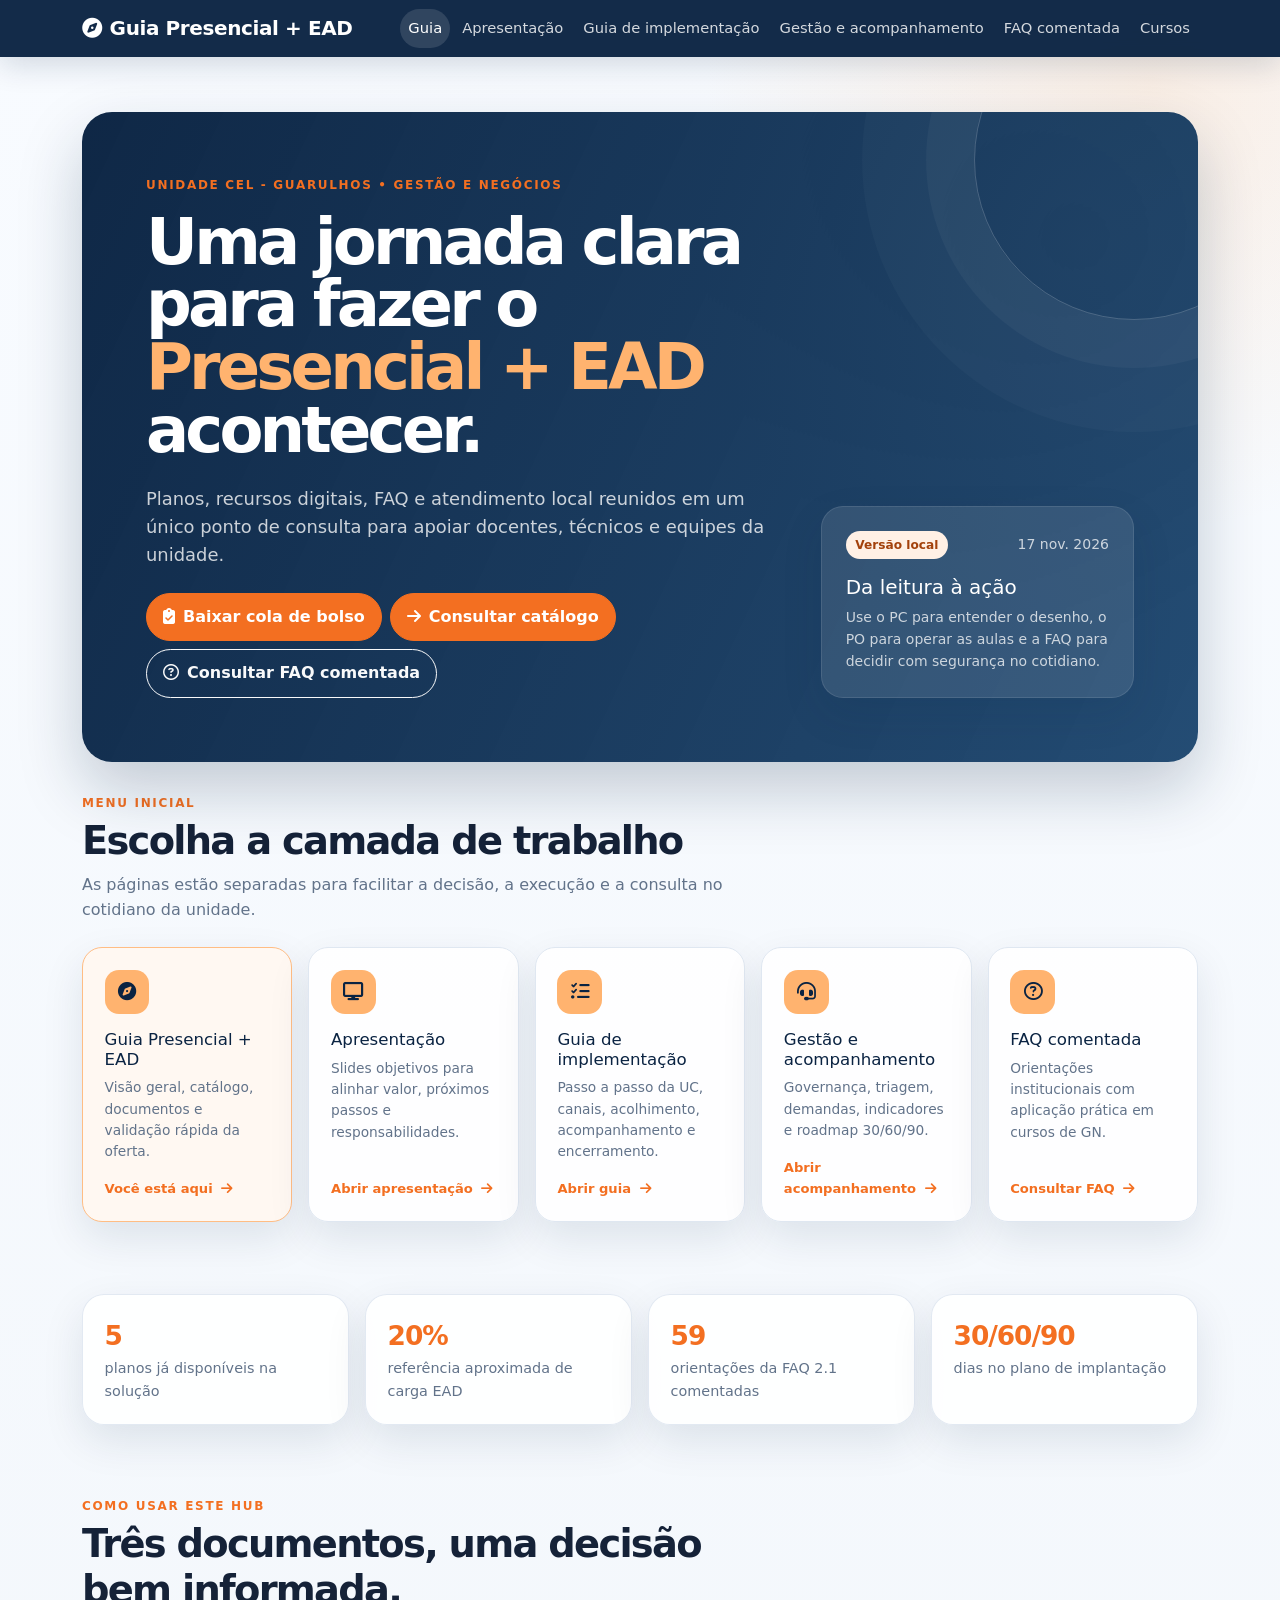
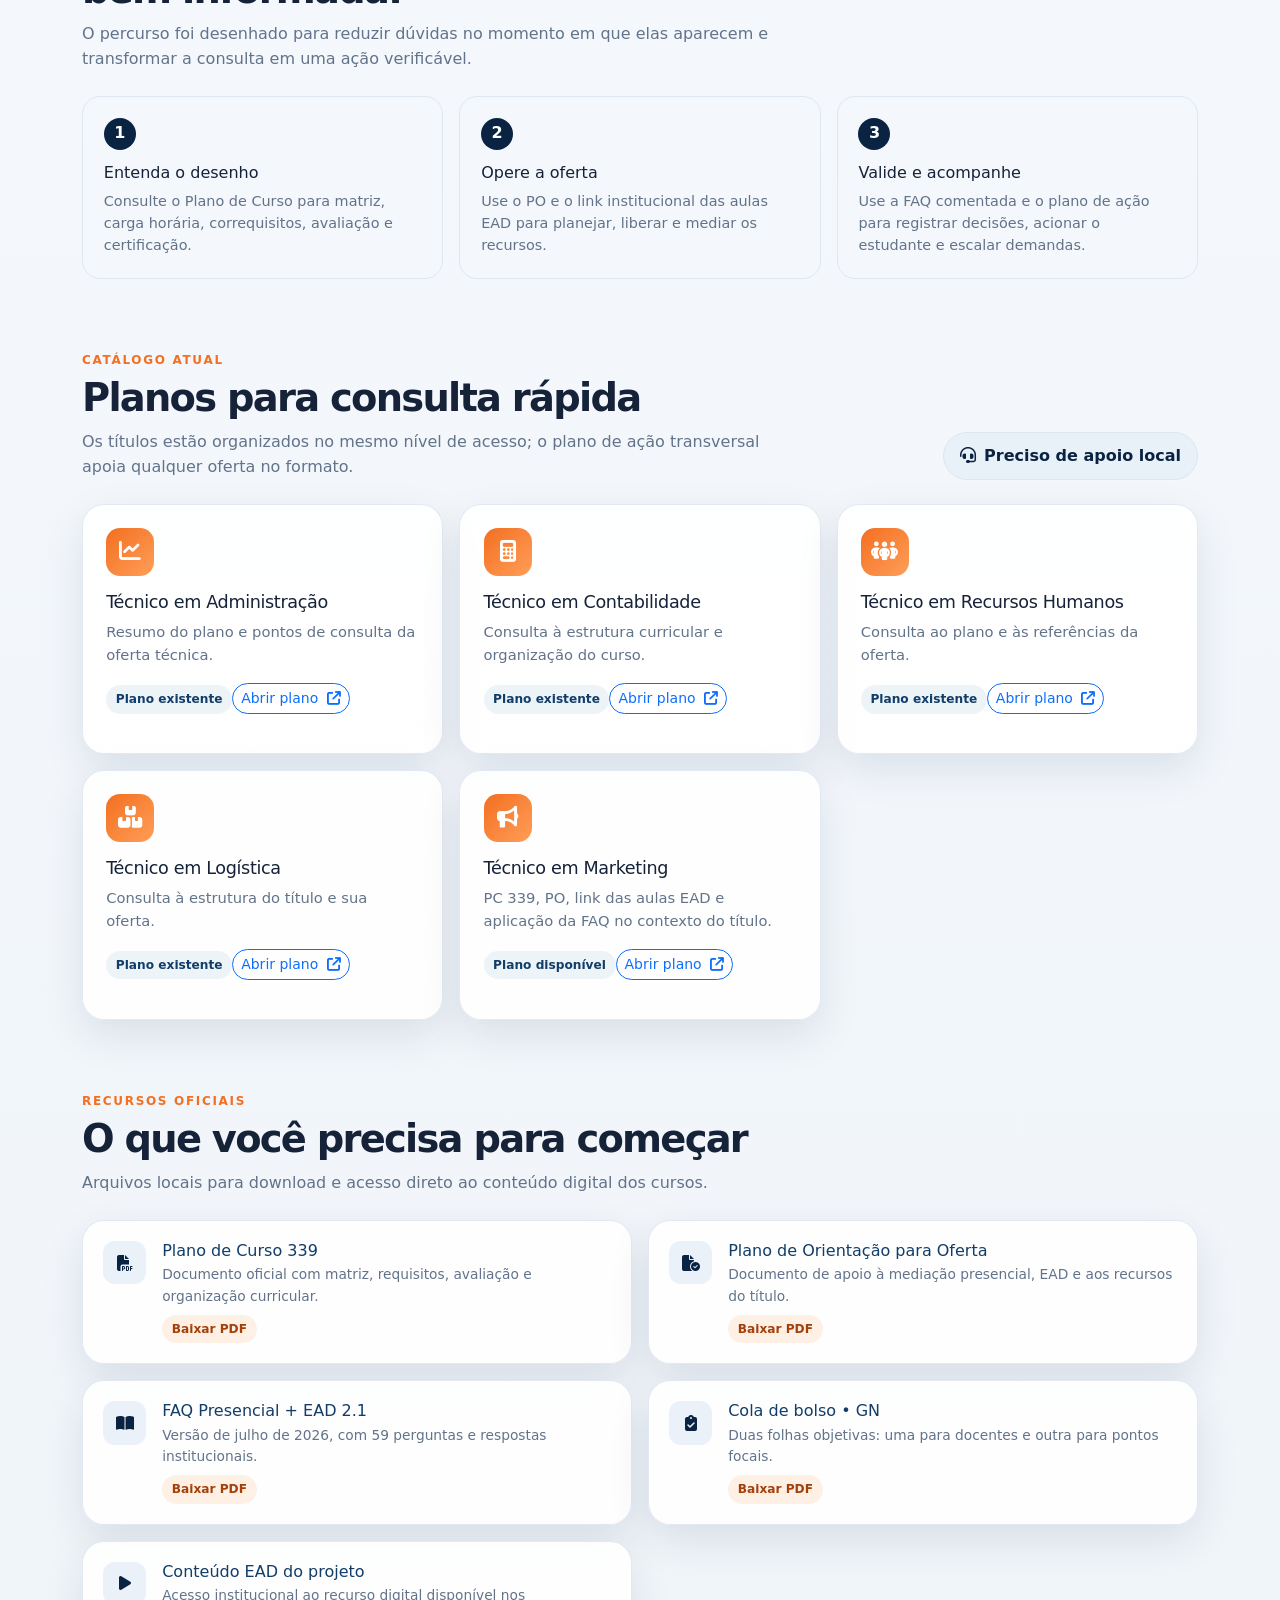
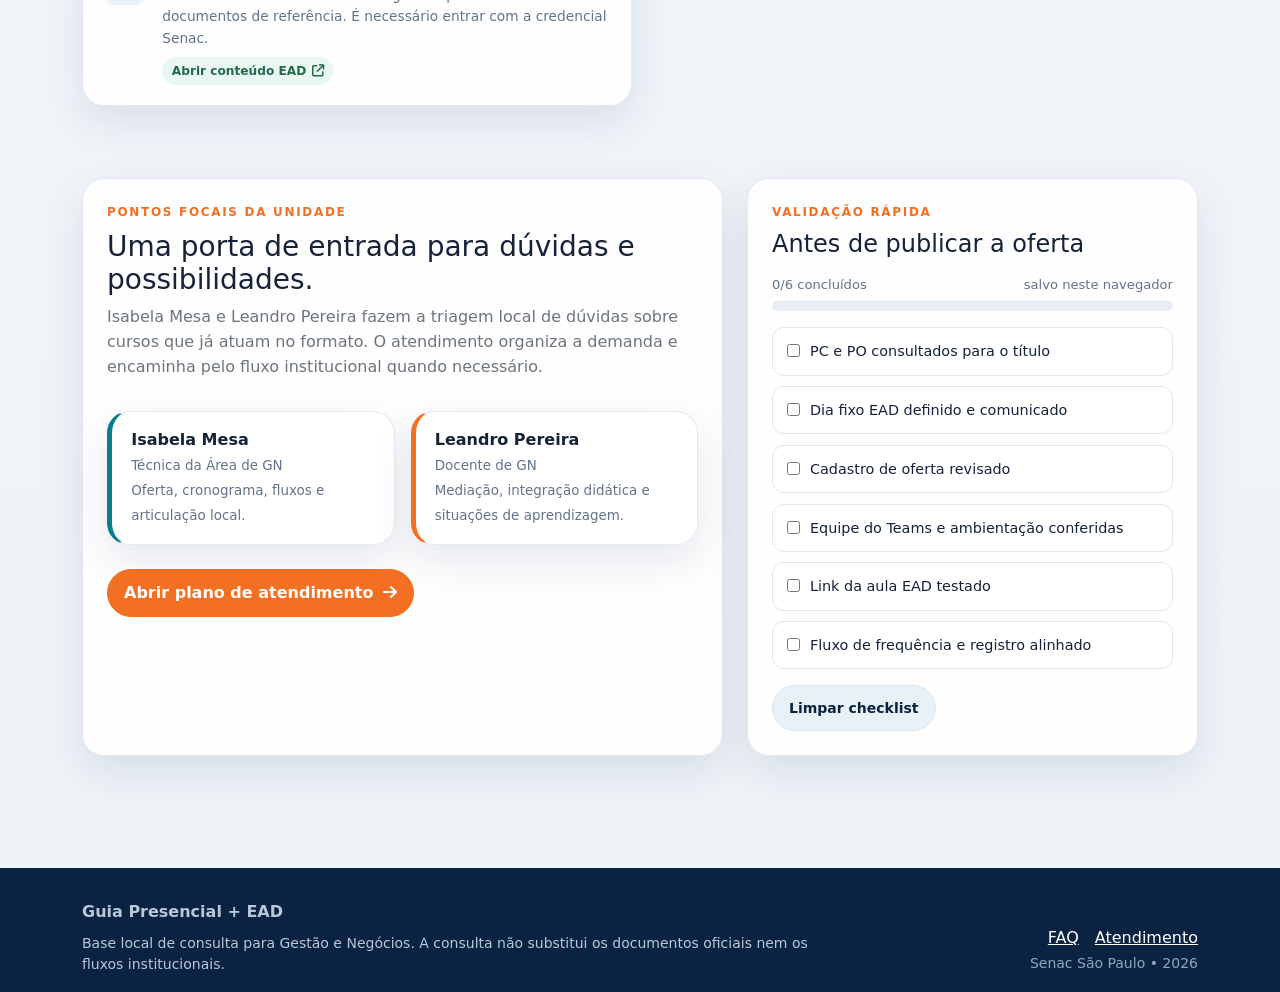
<file: index.html>
<!doctype html>
<html lang="pt-BR">
<head>
    <meta charset="utf-8">
    <meta name="viewport" content="width=device-width, initial-scale=1">
    <title>Presencial + EAD | Guia de implantação Senac</title>
    <meta name="description" content="Hub local para consultar planos de curso, recursos EAD, FAQ comentada e plano de atendimento do formato Presencial + EAD.">
    <link href="https://cdn.jsdelivr.net/npm/bootstrap@5.3.3/dist/css/bootstrap.min.css" rel="stylesheet">
    <link href="https://cdnjs.cloudflare.com/ajax/libs/font-awesome/6.5.2/css/all.min.css" rel="stylesheet">
    <link href="styles.css" rel="stylesheet">
</head>
<body>
    <nav class="navbar navbar-expand-lg navbar-dark top-nav fixed-top">
        <div class="container">
            <a class="navbar-brand" href="index.html"><i class="fa-solid fa-compass me-2"></i>Guia Presencial + EAD</a>
            <button class="navbar-toggler" type="button" data-bs-toggle="collapse" data-bs-target="#mainNav" aria-label="Abrir menu"><span class="navbar-toggler-icon"></span></button>
            <div class="collapse navbar-collapse" id="mainNav">
                <ul class="navbar-nav ms-auto align-items-lg-center gap-lg-1">
                    <li class="nav-item"><a class="nav-link active" href="index.html">Guia</a></li>
                    <li class="nav-item"><a class="nav-link" href="apresentacao.html">Apresentação</a></li>
                    <li class="nav-item"><a class="nav-link" href="guia-implementacao.html">Guia de implementação</a></li>
                    <li class="nav-item"><a class="nav-link" href="atendimento.html">Gestão e acompanhamento</a></li>
                    <li class="nav-item"><a class="nav-link" href="faq.html">FAQ comentada</a></li>
                    <li class="nav-item"><a class="nav-link" href="index.html#catalogo">Cursos</a></li>
                </ul>
            </div>
        </div>
    </nav>

    <main class="page-shell">
        <div class="container">
            <section class="hero">
                <div class="row align-items-end g-4">
                    <div class="col-lg-8">
                        <div class="eyebrow">Unidade CEL - Guarulhos • Gestão e Negócios</div>
                        <h1 class="mt-3">Uma jornada clara para fazer o <span class="hero-accent">Presencial + EAD</span> acontecer.</h1>
                        <p class="lead mt-4 mb-4">Planos, recursos digitais, FAQ e atendimento local reunidos em um único ponto de consulta para apoiar docentes, técnicos e equipes da unidade.</p>
                        <div class="d-flex flex-wrap gap-2">
                            <a class="btn btn-senac" href="cola-de-bolso-gestao-negocios.pdf" download><i class="fa-solid fa-clipboard-check me-2"></i>Baixar cola de bolso</a>
                            <a class="btn btn-senac" href="#catalogo"><i class="fa-solid fa-arrow-right me-2"></i>Consultar catálogo</a>
                            <a class="btn btn-outline-light" href="faq.html"><i class="fa-regular fa-circle-question me-2"></i>Consultar FAQ comentada</a>
                        </div>
                    </div>
                    <div class="col-lg-4">
                        <div class="surface bg-white bg-opacity-10 border-white border-opacity-10 text-white">
                            <div class="d-flex justify-content-between align-items-center mb-3"><span class="chip chip-orange">Versão local</span><span class="small opacity-75">17 nov. 2026</span></div>
                            <h2 class="h5">Da leitura à ação</h2>
                            <p class="small opacity-75 mb-0">Use o PC para entender o desenho, o PO para operar as aulas e a FAQ para decidir com segurança no cotidiano.</p>
                        </div>
                    </div>
                </div>
            </section>

            <section class="section hub-menu" aria-label="Menu inicial da solução">
                <div class="section-title"><div class="eyebrow">Menu inicial</div><h2>Escolha a camada de trabalho</h2><p>As páginas estão separadas para facilitar a decisão, a execução e a consulta no cotidiano da unidade.</p></div>
                <div class="row g-3">
                    <div class="col-md-6 col-xl"><a class="hub-card current text-decoration-none" href="index.html"><span class="hub-icon"><i class="fa-solid fa-compass"></i></span><h3>Guia Presencial + EAD</h3><p>Visão geral, catálogo, documentos e validação rápida da oferta.</p><span class="hub-link">Você está aqui <i class="fa-solid fa-arrow-right ms-1"></i></span></a></div>
                    <div class="col-md-6 col-xl"><a class="hub-card text-decoration-none" href="apresentacao.html"><span class="hub-icon"><i class="fa-solid fa-display"></i></span><h3>Apresentação</h3><p>Slides objetivos para alinhar valor, próximos passos e responsabilidades.</p><span class="hub-link">Abrir apresentação <i class="fa-solid fa-arrow-right ms-1"></i></span></a></div>
                    <div class="col-md-6 col-xl"><a class="hub-card text-decoration-none" href="guia-implementacao.html"><span class="hub-icon"><i class="fa-solid fa-list-check"></i></span><h3>Guia de implementação</h3><p>Passo a passo da UC, canais, acolhimento, acompanhamento e encerramento.</p><span class="hub-link">Abrir guia <i class="fa-solid fa-arrow-right ms-1"></i></span></a></div>
                    <div class="col-md-6 col-xl"><a class="hub-card text-decoration-none" href="atendimento.html"><span class="hub-icon"><i class="fa-solid fa-headset"></i></span><h3>Gestão e acompanhamento</h3><p>Governança, triagem, demandas, indicadores e roadmap 30/60/90.</p><span class="hub-link">Abrir acompanhamento <i class="fa-solid fa-arrow-right ms-1"></i></span></a></div>
                    <div class="col-md-6 col-xl"><a class="hub-card text-decoration-none" href="faq.html"><span class="hub-icon"><i class="fa-regular fa-circle-question"></i></span><h3>FAQ comentada</h3><p>Orientações institucionais com aplicação prática em cursos de GN.</p><span class="hub-link">Consultar FAQ <i class="fa-solid fa-arrow-right ms-1"></i></span></a></div>
                </div>
            </section>

            <section class="section" aria-label="Indicadores do projeto">
                <div class="row g-3">
                    <div class="col-sm-6 col-lg-3"><div class="stat-card"><div class="stat-value">5</div><div class="stat-label">planos já disponíveis na solução</div></div></div>
                    <div class="col-sm-6 col-lg-3"><div class="stat-card"><div class="stat-value">20%</div><div class="stat-label">referência aproximada de carga EAD</div></div></div>
                    <div class="col-sm-6 col-lg-3"><div class="stat-card"><div class="stat-value">59</div><div class="stat-label">orientações da FAQ 2.1 comentadas</div></div></div>
                    <div class="col-sm-6 col-lg-3"><div class="stat-card"><div class="stat-value">30/60/90</div><div class="stat-label">dias no plano de implantação</div></div></div>
                </div>
            </section>

            <section class="section">
                <div class="section-title"><div class="eyebrow">Como usar este hub</div><h2>Três documentos, uma decisão bem informada.</h2><p>O percurso foi desenhado para reduzir dúvidas no momento em que elas aparecem e transformar a consulta em uma ação verificável.</p></div>
                <div class="step-grid">
                    <div class="step-card"><div class="step-number">1</div><h3>Entenda o desenho</h3><p>Consulte o Plano de Curso para matriz, carga horária, correquisitos, avaliação e certificação.</p></div>
                    <div class="step-card"><div class="step-number">2</div><h3>Opere a oferta</h3><p>Use o PO e o link institucional das aulas EAD para planejar, liberar e mediar os recursos.</p></div>
                    <div class="step-card"><div class="step-number">3</div><h3>Valide e acompanhe</h3><p>Use a FAQ comentada e o plano de ação para registrar decisões, acionar o estudante e escalar demandas.</p></div>
                </div>
            </section>

            <section class="section" id="catalogo">
                <div class="d-flex justify-content-between align-items-end gap-3 flex-wrap mb-4"><div class="section-title mb-0"><div class="eyebrow">Catálogo atual</div><h2>Planos para consulta rápida</h2><p>Os títulos estão organizados no mesmo nível de acesso; o plano de ação transversal apoia qualquer oferta no formato.</p></div><a class="btn btn-soft" href="atendimento.html"><i class="fa-solid fa-headset me-2"></i>Preciso de apoio local</a></div>
                <div class="row g-3">
                    <div class="col-md-6 col-xl-4"><article class="course-card"><div class="course-icon mb-3"><i class="fa-solid fa-chart-line"></i></div><h3>Técnico em Administração</h3><p>Resumo do plano e pontos de consulta da oferta técnica.</p><span class="chip mb-3">Plano existente</span><a class="btn btn-outline-primary btn-sm rounded-pill" href="Resumo%20ADM%20(Tec).html">Abrir plano <i class="fa-solid fa-arrow-up-right-from-square ms-1"></i></a></article></div>
                    <div class="col-md-6 col-xl-4"><article class="course-card"><div class="course-icon mb-3"><i class="fa-solid fa-calculator"></i></div><h3>Técnico em Contabilidade</h3><p>Consulta à estrutura curricular e organização do curso.</p><span class="chip mb-3">Plano existente</span><a class="btn btn-outline-primary btn-sm rounded-pill" href="334_PC_T%C3%A9cnico_Contabilidade%20-%20EAD.html">Abrir plano <i class="fa-solid fa-arrow-up-right-from-square ms-1"></i></a></article></div>
                    <div class="col-md-6 col-xl-4"><article class="course-card"><div class="course-icon mb-3"><i class="fa-solid fa-people-group"></i></div><h3>Técnico em Recursos Humanos</h3><p>Consulta ao plano e às referências da oferta.</p><span class="chip mb-3">Plano existente</span><a class="btn btn-outline-primary btn-sm rounded-pill" href="337_PC_T%C3%A9cnico_Recursos_Humanos%20-%20EAD.html">Abrir plano <i class="fa-solid fa-arrow-up-right-from-square ms-1"></i></a></article></div>
                    <div class="col-md-6 col-xl-4"><article class="course-card"><div class="course-icon mb-3"><i class="fa-solid fa-boxes-stacked"></i></div><h3>Técnico em Logística</h3><p>Consulta à estrutura do título e sua oferta.</p><span class="chip mb-3">Plano existente</span><a class="btn btn-outline-primary btn-sm rounded-pill" href="338_PC_T%C3%A9cnico_Logistica%20-%20EAD.html">Abrir plano <i class="fa-solid fa-arrow-up-right-from-square ms-1"></i></a></article></div>
                <div class="col-md-6 col-xl-4"><article class="course-card"><div class="course-icon mb-3"><i class="fa-solid fa-bullhorn"></i></div><h3>Técnico em Marketing</h3><p>PC 339, PO, link das aulas EAD e aplicação da FAQ no contexto do título.</p><span class="chip mb-3">Plano disponível</span><a class="btn btn-outline-primary btn-sm rounded-pill" href="339_PC_T%C3%A9cnico_Marketing%20-%20EAD.html">Abrir plano <i class="fa-solid fa-arrow-up-right-from-square ms-1"></i></a></article></div>
                </div>
            </section>

            <section class="section" id="recursos"><div class="section-title"><div class="eyebrow">Recursos oficiais</div><h2>O que você precisa para começar</h2><p>Arquivos locais para download e acesso direto ao conteúdo digital dos cursos.</p></div><div class="row g-3">
                <div class="col-md-6"><a class="resource-card text-decoration-none" href="339_PC_Marketing.pdf" download><span class="resource-icon"><i class="fa-solid fa-file-pdf"></i></span><span><h3>Plano de Curso 339</h3><p>Documento oficial com matriz, requisitos, avaliação e organização curricular.</p><span class="chip chip-orange mt-2">Baixar PDF</span></span></a></div>
                <div class="col-md-6"><a class="resource-card text-decoration-none" href="339_26_7_23_PO_Tecnico_Marketing.pdf" download><span class="resource-icon"><i class="fa-solid fa-file-circle-check"></i></span><span><h3>Plano de Orientação para Oferta</h3><p>Documento de apoio à mediação presencial, EAD e aos recursos do título.</p><span class="chip chip-orange mt-2">Baixar PDF</span></span></a></div>
                <div class="col-md-6"><a class="resource-card text-decoration-none" href="FAQ%20Presencial%2BEAD_2.1.pdf" download><span class="resource-icon"><i class="fa-solid fa-book-open"></i></span><span><h3>FAQ Presencial + EAD 2.1</h3><p>Versão de julho de 2026, com 59 perguntas e respostas institucionais.</p><span class="chip chip-orange mt-2">Baixar PDF</span></span></a></div>
                <div class="col-md-6"><a class="resource-card text-decoration-none" href="cola-de-bolso-gestao-negocios.pdf" download><span class="resource-icon"><i class="fa-solid fa-clipboard-check"></i></span><span><h3>Cola de bolso • GN</h3><p>Duas folhas objetivas: uma para docentes e outra para pontos focais.</p><span class="chip chip-orange mt-2">Baixar PDF</span></span></a></div>
                <div class="col-md-6"><a class="resource-card text-decoration-none" href="https://share.articulate.com/go_1VVdlu2Gt_DEBCGQrS" target="_blank" rel="noopener"><span class="resource-icon"><i class="fa-solid fa-play"></i></span><span><h3>Conteúdo EAD do projeto</h3><p>Acesso institucional ao recurso digital disponível nos documentos de referência. É necessário entrar com a credencial Senac.</p><span class="chip chip-green mt-2">Abrir conteúdo EAD <i class="fa-solid fa-arrow-up-right-from-square"></i></span></span></a></div>
            </div></section>

            <section class="section"><div class="row g-4 align-items-stretch">
                <div class="col-lg-7"><div class="surface h-100"><div class="eyebrow">Pontos focais da unidade</div><h2 class="h3 mt-2">Uma porta de entrada para dúvidas e possibilidades.</h2><p class="text-secondary">Isabela Mesa e Leandro Pereira fazem a triagem local de dúvidas sobre cursos que já atuam no formato. O atendimento organiza a demanda e encaminha pelo fluxo institucional quando necessário.</p><div class="row g-3 mt-2"><div class="col-sm-6"><div class="callout callout-blue"><strong>Isabela Mesa</strong><br><span class="mini-note">Técnica da Área de GN<br>Oferta, cronograma, fluxos e articulação local.</span></div></div><div class="col-sm-6"><div class="callout"><strong>Leandro Pereira</strong><br><span class="mini-note">Docente de GN<br>Mediação, integração didática e situações de aprendizagem.</span></div></div></div><a class="btn btn-senac mt-4" href="atendimento.html">Abrir plano de atendimento <i class="fa-solid fa-arrow-right ms-1"></i></a></div></div>
                <div class="col-lg-5"><div class="surface h-100"><div class="eyebrow">Validação rápida</div><h2 class="h4 mt-2">Antes de publicar a oferta</h2><div class="progress-label mt-3"><span data-checklist-progress="implantacao">0/6 concluídos</span><span>salvo neste navegador</span></div><div class="metric-bar mb-3"><span data-checklist-bar="implantacao" style="width:0"></span></div><ul class="checklist" data-checklist="implantacao"><li><label><input type="checkbox"><span>PC e PO consultados para o título</span></label></li><li><label><input type="checkbox"><span>Dia fixo EAD definido e comunicado</span></label></li><li><label><input type="checkbox"><span>Cadastro de oferta revisado</span></label></li><li><label><input type="checkbox"><span>Equipe do Teams e ambientação conferidas</span></label></li><li><label><input type="checkbox"><span>Link da aula EAD testado</span></label></li><li><label><input type="checkbox"><span>Fluxo de frequência e registro alinhado</span></label></li></ul><button class="btn btn-sm btn-soft" data-checklist-reset="implantacao">Limpar checklist</button></div></div>
            </div></section>
        </div>
    </main>
    <footer class="footer"><div class="container"><div class="row g-3 align-items-end"><div class="col-md-8"><strong>Guia Presencial + EAD</strong><p class="mb-0 mt-2 small">Base local de consulta para Gestão e Negócios. A consulta não substitui os documentos oficiais nem os fluxos institucionais.</p></div><div class="col-md-4 text-md-end"><a href="faq.html" class="me-3">FAQ</a><a href="atendimento.html">Atendimento</a><br><small>Senac São Paulo • 2026</small></div></div></div></footer>
    <script src="https://cdn.jsdelivr.net/npm/bootstrap@5.3.3/dist/js/bootstrap.bundle.min.js"></script><script src="app.js"></script>
</body>
</html>
</file>
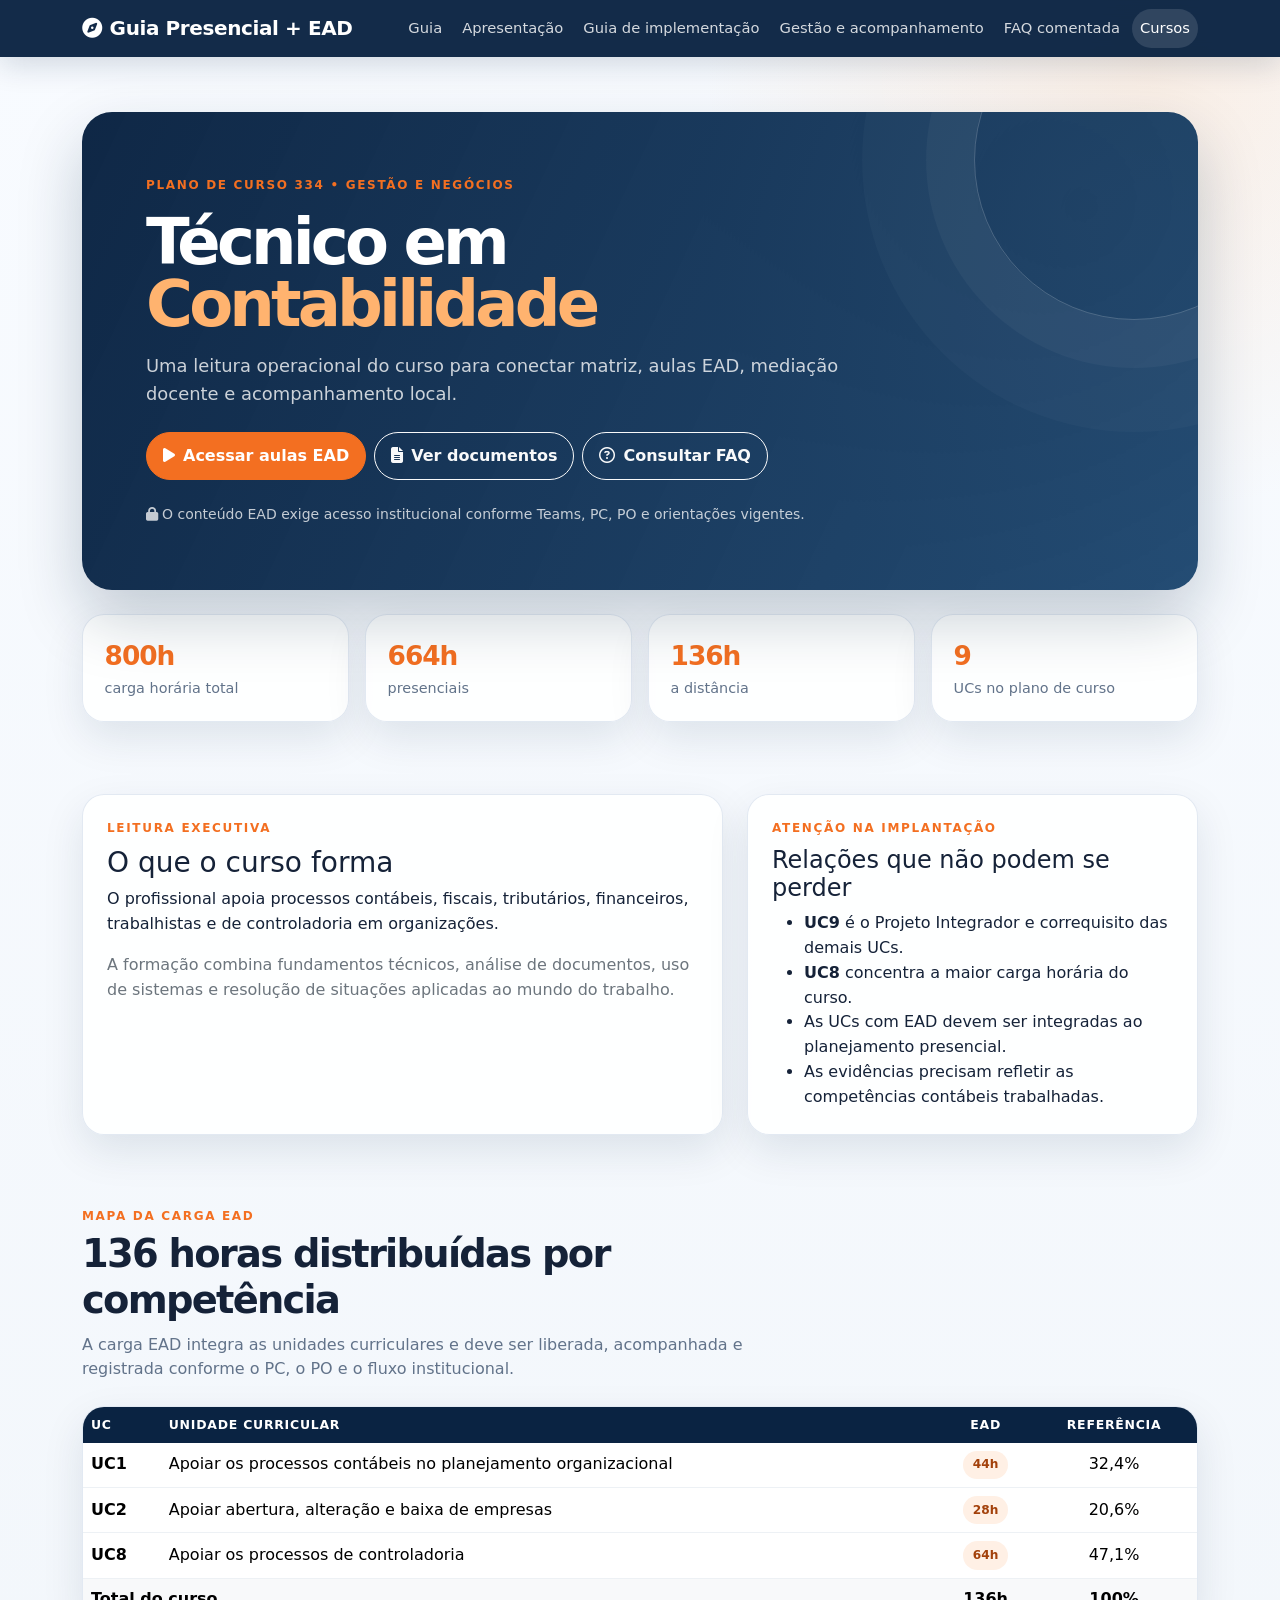
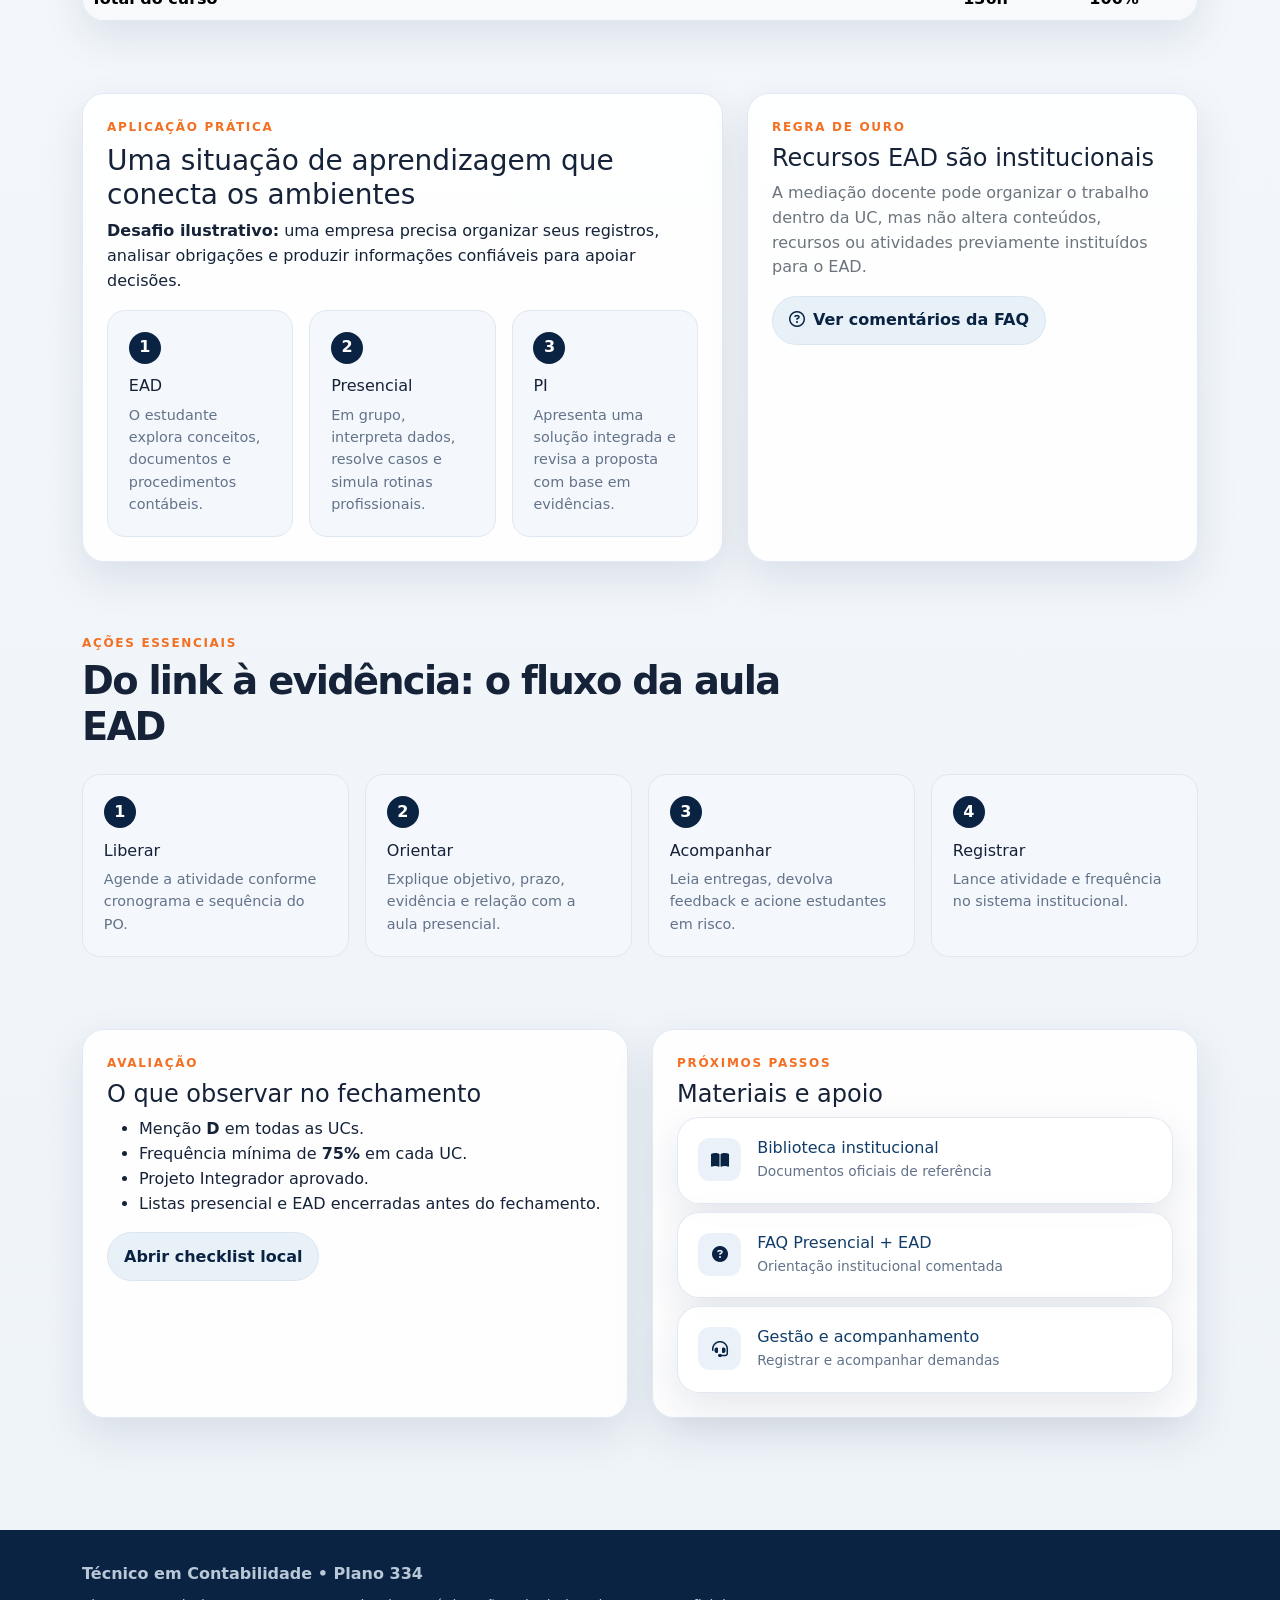
<file: 334_PC_Técnico_Contabilidade - EAD.html>
<!doctype html>
<html lang="pt-BR">
<head>
    <meta charset="utf-8">
    <meta name="viewport" content="width=device-width, initial-scale=1">
    <title>Técnico em Contabilidade 334 | Presencial + EAD</title>
    <link href="https://cdn.jsdelivr.net/npm/bootstrap@5.3.3/dist/css/bootstrap.min.css" rel="stylesheet">
    <link href="https://cdnjs.cloudflare.com/ajax/libs/font-awesome/6.5.2/css/all.min.css" rel="stylesheet">
    <link href="styles.css" rel="stylesheet">
</head>
<body>
<nav class="navbar navbar-expand-lg navbar-dark top-nav fixed-top"><div class="container"><a class="navbar-brand" href="index.html"><i class="fa-solid fa-compass me-2"></i>Guia Presencial + EAD</a><button class="navbar-toggler" type="button" data-bs-toggle="collapse" data-bs-target="#mainNav" aria-label="Abrir menu"><span class="navbar-toggler-icon"></span></button><div class="collapse navbar-collapse" id="mainNav"><ul class="navbar-nav ms-auto align-items-lg-center gap-lg-1"><li class="nav-item"><a class="nav-link" href="index.html">Guia</a></li><li class="nav-item"><a class="nav-link" href="apresentacao.html">Apresentação</a></li><li class="nav-item"><a class="nav-link" href="guia-implementacao.html">Guia de implementação</a></li><li class="nav-item"><a class="nav-link" href="atendimento.html">Gestão e acompanhamento</a></li><li class="nav-item"><a class="nav-link" href="faq.html">FAQ comentada</a></li><li class="nav-item"><a class="nav-link active" href="index.html#catalogo">Cursos</a></li></ul></div></div></nav>
    <main class="page-shell"><div class="container">
        <header class="hero mb-4"><div class="eyebrow">Plano de Curso 334 • Gestão e Negócios</div><h1 class="mt-3">Técnico em <span class="hero-accent">Contabilidade</span></h1><p class="lead mt-3 mb-4">Uma leitura operacional do curso para conectar matriz, aulas EAD, mediação docente e acompanhamento local.</p><div class="d-flex flex-wrap gap-2"><a class="btn btn-senac" href="https://share.articulate.com/9DO5OcWCx9k4KD4Y9Fc0r" target="_blank" rel="noopener"><i class="fa-solid fa-play me-2"></i>Acessar aulas EAD</a><a class="btn btn-outline-light" href="index.html#recursos"><i class="fa-solid fa-file-lines me-2"></i>Ver documentos</a><a class="btn btn-outline-light" href="faq.html"><i class="fa-regular fa-circle-question me-2"></i>Consultar FAQ</a></div><p class="small opacity-75 mt-4 mb-0"><i class="fa-solid fa-lock me-1"></i>O conteúdo EAD exige acesso institucional conforme Teams, PC, PO e orientações vigentes.</p></header>

        <section class="row g-3"><div class="col-sm-6 col-lg-3"><div class="stat-card"><div class="stat-value">800h</div><div class="stat-label">carga horária total</div></div></div><div class="col-sm-6 col-lg-3"><div class="stat-card"><div class="stat-value">664h</div><div class="stat-label">presenciais</div></div></div><div class="col-sm-6 col-lg-3"><div class="stat-card"><div class="stat-value">136h</div><div class="stat-label">a distância</div></div></div><div class="col-sm-6 col-lg-3"><div class="stat-card"><div class="stat-value">9</div><div class="stat-label">UCs no plano de curso</div></div></div></section>

        <section class="section"><div class="row g-4"><div class="col-lg-7"><div class="surface h-100"><div class="eyebrow">Leitura executiva</div><h2 class="h3 mt-2">O que o curso forma</h2><p>O profissional apoia processos contábeis, fiscais, tributários, financeiros, trabalhistas e de controladoria em organizações.</p><p class="mb-0 text-secondary">A formação combina fundamentos técnicos, análise de documentos, uso de sistemas e resolução de situações aplicadas ao mundo do trabalho.</p></div></div><div class="col-lg-5"><div class="surface h-100"><div class="eyebrow">Atenção na implantação</div><h2 class="h4 mt-2">Relações que não podem se perder</h2><ul class="mb-0"><li><strong>UC9</strong> é o Projeto Integrador e correquisito das demais UCs.</li><li><strong>UC8</strong> concentra a maior carga horária do curso.</li><li>As UCs com EAD devem ser integradas ao planejamento presencial.</li><li>As evidências precisam refletir as competências contábeis trabalhadas.</li></ul></div></div></div></section>

        <section class="section"><div class="section-title"><div class="eyebrow">Mapa da carga EAD</div><h2>136 horas distribuídas por competência</h2><p>A carga EAD integra as unidades curriculares e deve ser liberada, acompanhada e registrada conforme o PC, o PO e o fluxo institucional.</p></div><div class="table-shell"><table class="table"><thead><tr><th>UC</th><th>Unidade Curricular</th><th class="text-center">EAD</th><th class="text-center">Referência</th></tr></thead><tbody><tr><td><strong>UC1</strong></td><td>Apoiar os processos contábeis no planejamento organizacional</td><td class="text-center"><span class="chip chip-orange">44h</span></td><td class="text-center">32,4%</td></tr><tr><td><strong>UC2</strong></td><td>Apoiar abertura, alteração e baixa de empresas</td><td class="text-center"><span class="chip chip-orange">28h</span></td><td class="text-center">20,6%</td></tr><tr><td><strong>UC8</strong></td><td>Apoiar os processos de controladoria</td><td class="text-center"><span class="chip chip-orange">64h</span></td><td class="text-center">47,1%</td></tr><tr class="table-light"><td colspan="2"><strong>Total do curso</strong></td><td class="text-center"><strong>136h</strong></td><td class="text-center"><strong>100%</strong></td></tr></tbody></table></div></section>

        <section class="section"><div class="row g-4"><div class="col-lg-7"><div class="surface h-100"><div class="eyebrow">Aplicação prática</div><h2 class="h3 mt-2">Uma situação de aprendizagem que conecta os ambientes</h2><p><strong>Desafio ilustrativo:</strong> uma empresa precisa organizar seus registros, analisar obrigações e produzir informações confiáveis para apoiar decisões.</p><div class="step-grid mt-3"><div class="step-card"><div class="step-number">1</div><h3>EAD</h3><p>O estudante explora conceitos, documentos e procedimentos contábeis.</p></div><div class="step-card"><div class="step-number">2</div><h3>Presencial</h3><p>Em grupo, interpreta dados, resolve casos e simula rotinas profissionais.</p></div><div class="step-card"><div class="step-number">3</div><h3>PI</h3><p>Apresenta uma solução integrada e revisa a proposta com base em evidências.</p></div></div></div></div><div class="col-lg-5"><div class="surface h-100"><div class="eyebrow">Regra de ouro</div><h2 class="h4 mt-2">Recursos EAD são institucionais</h2><p class="text-secondary">A mediação docente pode organizar o trabalho dentro da UC, mas não altera conteúdos, recursos ou atividades previamente instituídos para o EAD.</p><a class="btn btn-soft" href="faq.html"><i class="fa-regular fa-circle-question me-2"></i>Ver comentários da FAQ</a></div></div></div></section>

        <section class="section"><div class="section-title"><div class="eyebrow">Ações essenciais</div><h2>Do link à evidência: o fluxo da aula EAD</h2></div><div class="row g-3"><div class="col-md-3"><div class="step-card h-100"><div class="step-number">1</div><h3>Liberar</h3><p>Agende a atividade conforme cronograma e sequência do PO.</p></div></div><div class="col-md-3"><div class="step-card h-100"><div class="step-number">2</div><h3>Orientar</h3><p>Explique objetivo, prazo, evidência e relação com a aula presencial.</p></div></div><div class="col-md-3"><div class="step-card h-100"><div class="step-number">3</div><h3>Acompanhar</h3><p>Leia entregas, devolva feedback e acione estudantes em risco.</p></div></div><div class="col-md-3"><div class="step-card h-100"><div class="step-number">4</div><h3>Registrar</h3><p>Lance atividade e frequência no sistema institucional.</p></div></div></div></section>

        <section class="section"><div class="row g-4"><div class="col-lg-6"><div class="surface h-100"><div class="eyebrow">Avaliação</div><h2 class="h4 mt-2">O que observar no fechamento</h2><ul><li>Menção <strong>D</strong> em todas as UCs.</li><li>Frequência mínima de <strong>75%</strong> em cada UC.</li><li>Projeto Integrador aprovado.</li><li>Listas presencial e EAD encerradas antes do fechamento.</li></ul><a class="btn btn-soft" href="atendimento.html">Abrir checklist local</a></div></div><div class="col-lg-6"><div class="surface h-100"><div class="eyebrow">Próximos passos</div><h2 class="h4 mt-2">Materiais e apoio</h2><div class="d-grid gap-2"><a class="resource-card text-decoration-none" href="index.html#recursos"><span class="resource-icon"><i class="fa-solid fa-book-open"></i></span><span><h3>Biblioteca institucional</h3><p>Documentos oficiais de referência</p></span></a><a class="resource-card text-decoration-none" href="faq.html"><span class="resource-icon"><i class="fa-solid fa-circle-question"></i></span><span><h3>FAQ Presencial + EAD</h3><p>Orientação institucional comentada</p></span></a><a class="resource-card text-decoration-none" href="atendimento.html"><span class="resource-icon"><i class="fa-solid fa-headset"></i></span><span><h3>Gestão e acompanhamento</h3><p>Registrar e acompanhar demandas</p></span></a></div></div></div></div></section>
    </div></main>
    <footer class="footer"><div class="container"><strong>Técnico em Contabilidade • Plano 334</strong><p class="mb-0 mt-2 small">Vigente a partir de 1º/02/2026. A consulta desta página não substitui os documentos oficiais.</p></div></footer>
    <script src="https://cdn.jsdelivr.net/npm/bootstrap@5.3.3/dist/js/bootstrap.bundle.min.js"></script><script src="app.js"></script>
</body>
</html>
</file>
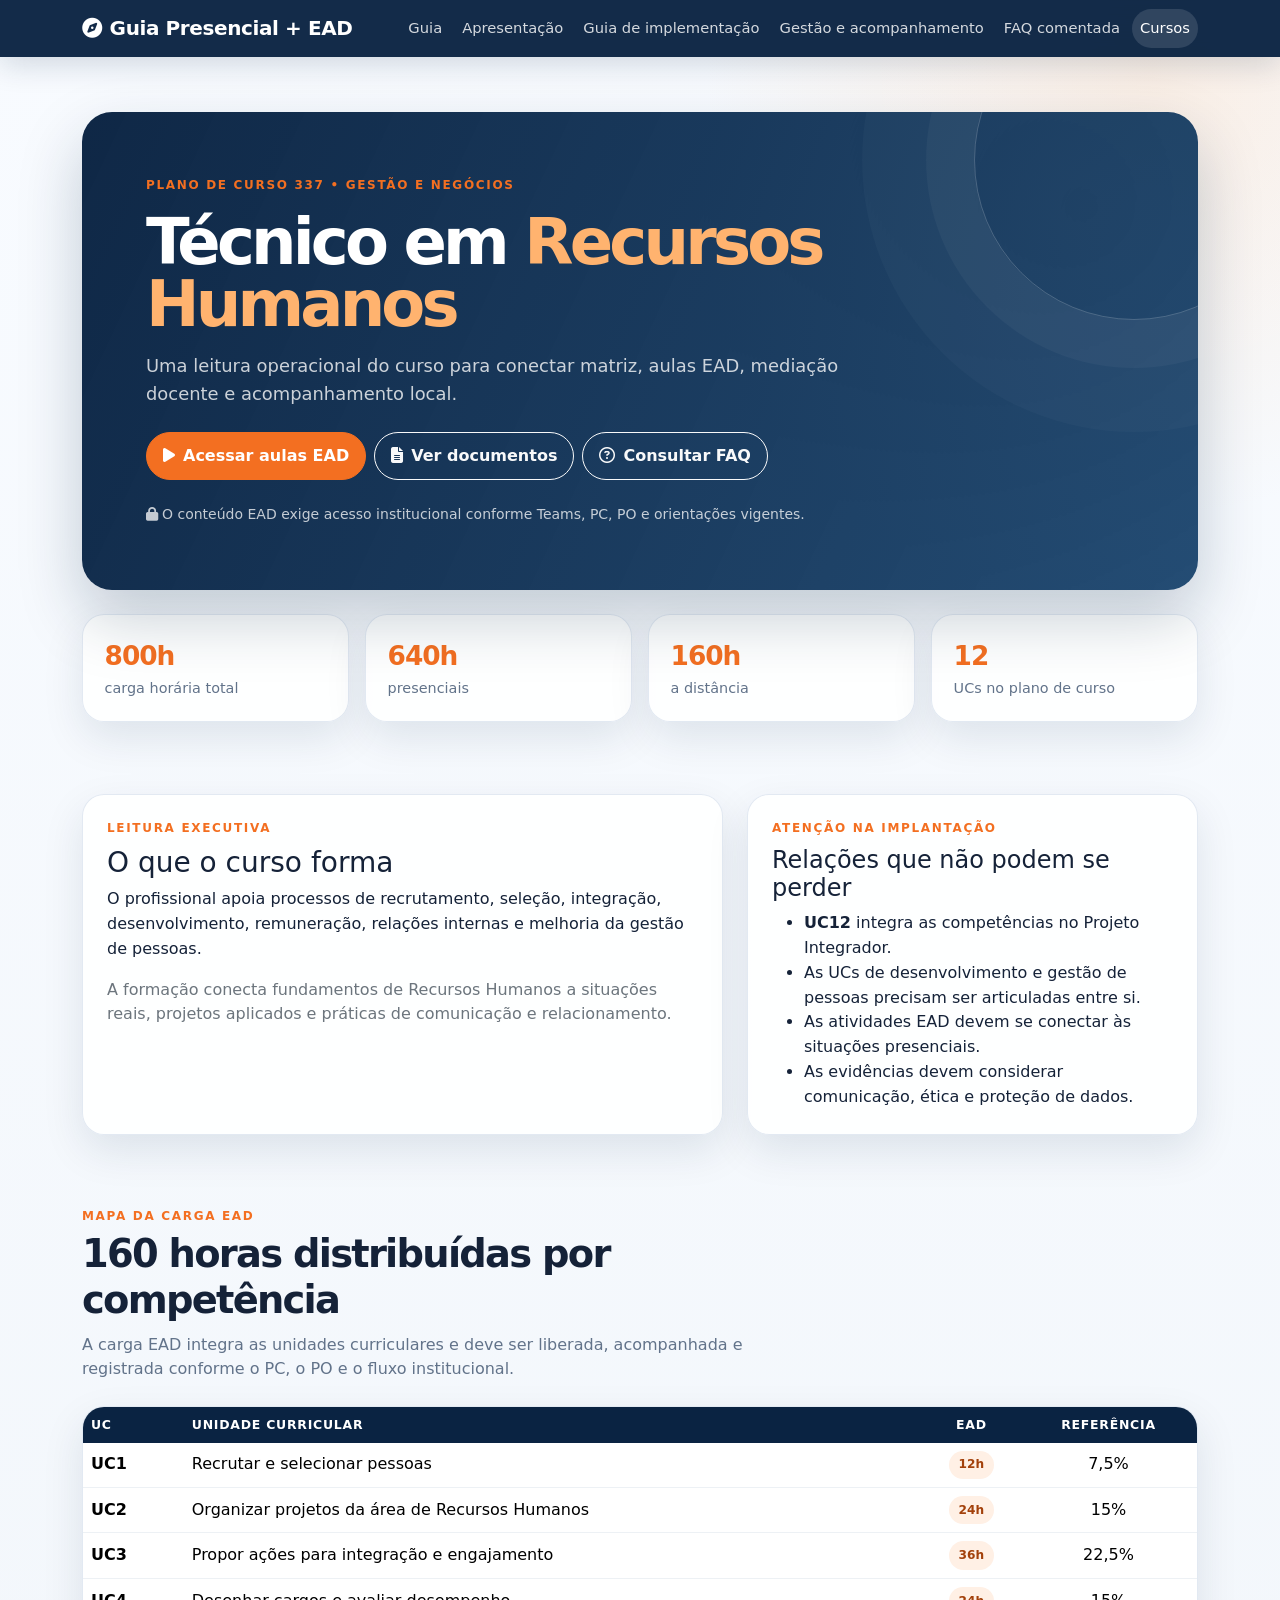
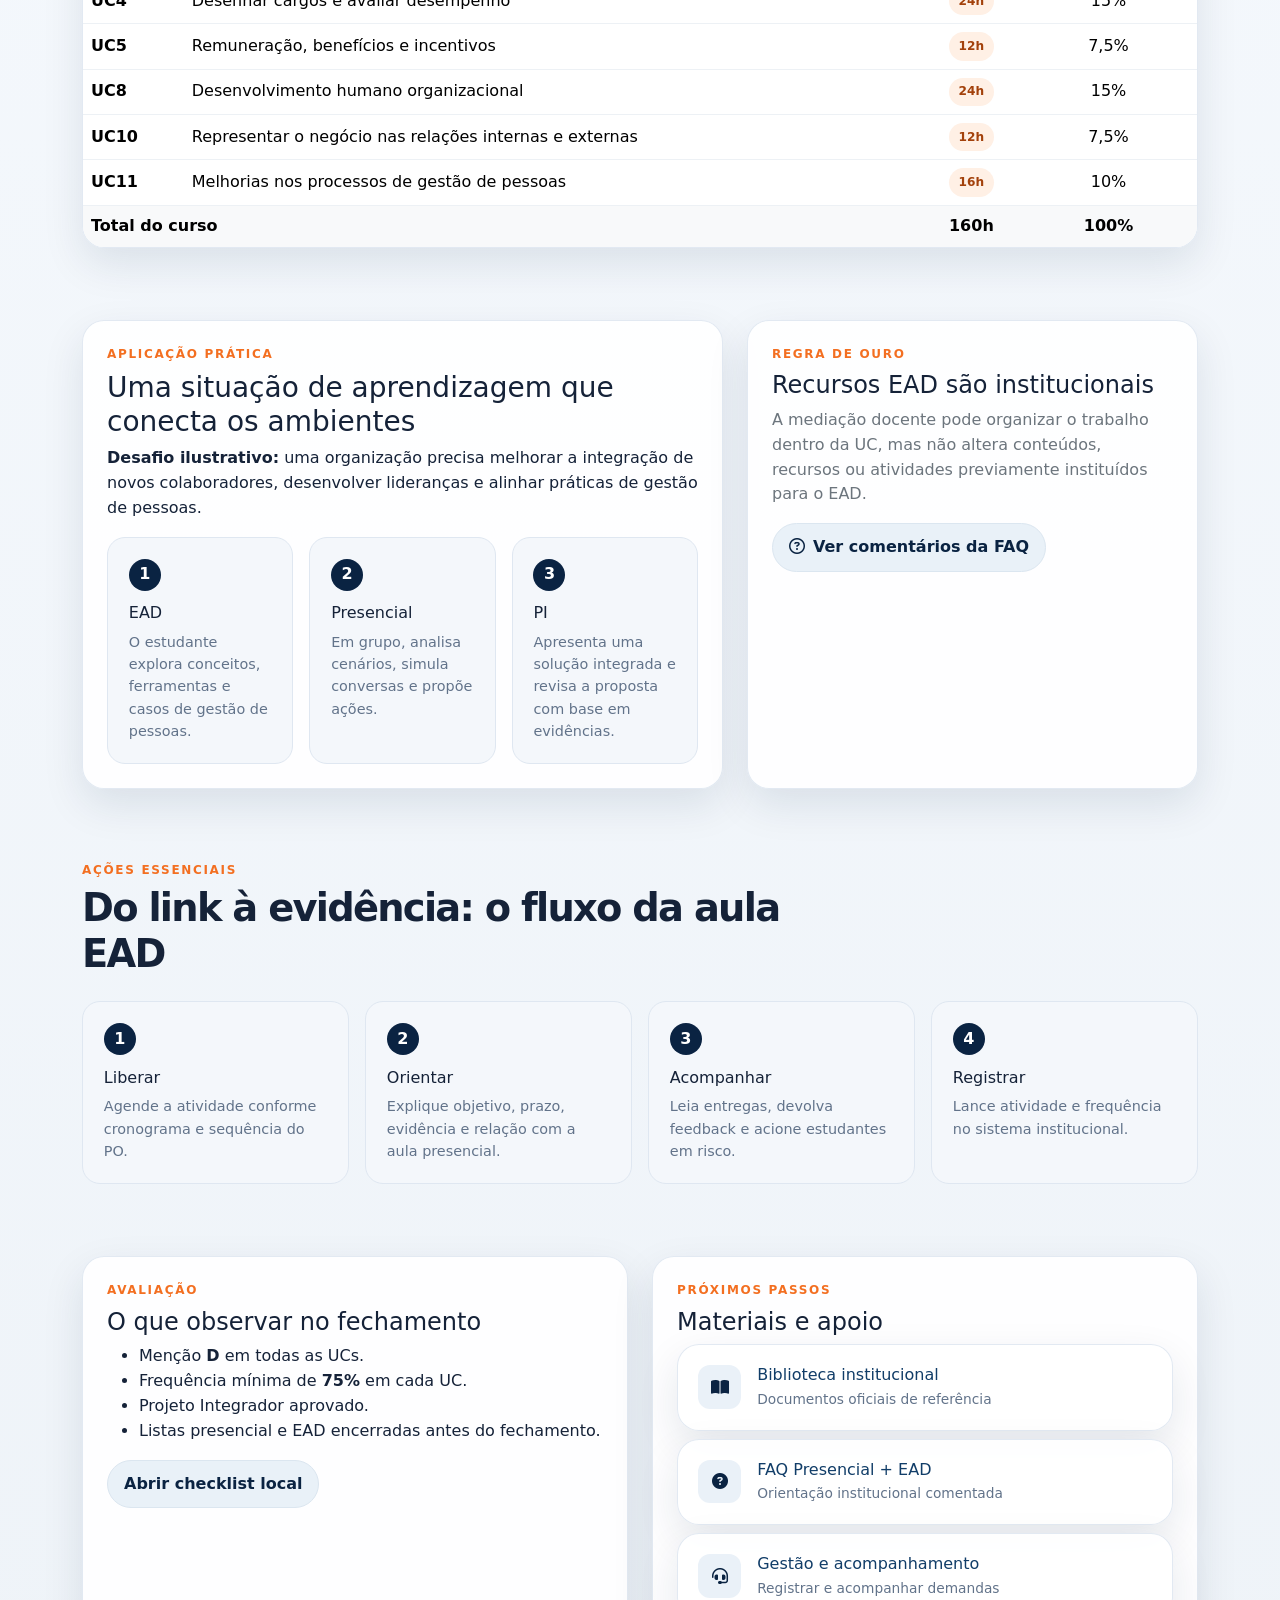
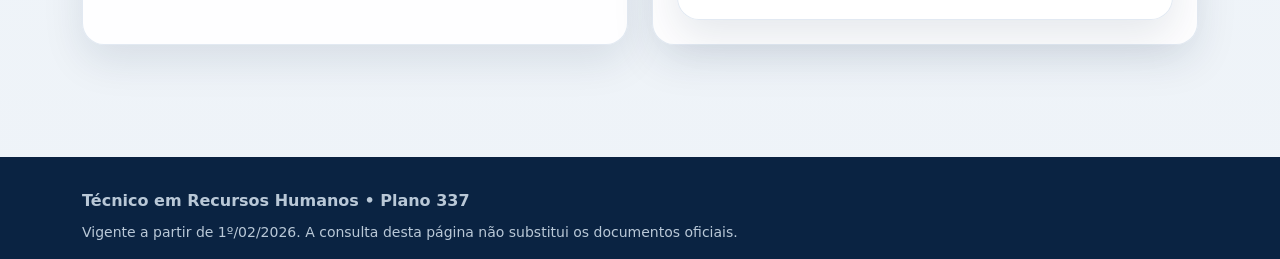
<file: 337_PC_Técnico_Recursos_Humanos - EAD.html>
<!doctype html>
<html lang="pt-BR">
<head>
    <meta charset="utf-8">
    <meta name="viewport" content="width=device-width, initial-scale=1">
    <title>Técnico em Recursos Humanos 337 | Presencial + EAD</title>
    <link href="https://cdn.jsdelivr.net/npm/bootstrap@5.3.3/dist/css/bootstrap.min.css" rel="stylesheet">
    <link href="https://cdnjs.cloudflare.com/ajax/libs/font-awesome/6.5.2/css/all.min.css" rel="stylesheet">
    <link href="styles.css" rel="stylesheet">
</head>
<body>
<nav class="navbar navbar-expand-lg navbar-dark top-nav fixed-top"><div class="container"><a class="navbar-brand" href="index.html"><i class="fa-solid fa-compass me-2"></i>Guia Presencial + EAD</a><button class="navbar-toggler" type="button" data-bs-toggle="collapse" data-bs-target="#mainNav" aria-label="Abrir menu"><span class="navbar-toggler-icon"></span></button><div class="collapse navbar-collapse" id="mainNav"><ul class="navbar-nav ms-auto align-items-lg-center gap-lg-1"><li class="nav-item"><a class="nav-link" href="index.html">Guia</a></li><li class="nav-item"><a class="nav-link" href="apresentacao.html">Apresentação</a></li><li class="nav-item"><a class="nav-link" href="guia-implementacao.html">Guia de implementação</a></li><li class="nav-item"><a class="nav-link" href="atendimento.html">Gestão e acompanhamento</a></li><li class="nav-item"><a class="nav-link" href="faq.html">FAQ comentada</a></li><li class="nav-item"><a class="nav-link active" href="index.html#catalogo">Cursos</a></li></ul></div></div></nav>
    <main class="page-shell"><div class="container">
        <header class="hero mb-4"><div class="eyebrow">Plano de Curso 337 • Gestão e Negócios</div><h1 class="mt-3">Técnico em <span class="hero-accent">Recursos Humanos</span></h1><p class="lead mt-3 mb-4">Uma leitura operacional do curso para conectar matriz, aulas EAD, mediação docente e acompanhamento local.</p><div class="d-flex flex-wrap gap-2"><a class="btn btn-senac" href="https://share.articulate.com/9bjYoHhMIAI5Cfn9-fIeH" target="_blank" rel="noopener"><i class="fa-solid fa-play me-2"></i>Acessar aulas EAD</a><a class="btn btn-outline-light" href="index.html#recursos"><i class="fa-solid fa-file-lines me-2"></i>Ver documentos</a><a class="btn btn-outline-light" href="faq.html"><i class="fa-regular fa-circle-question me-2"></i>Consultar FAQ</a></div><p class="small opacity-75 mt-4 mb-0"><i class="fa-solid fa-lock me-1"></i>O conteúdo EAD exige acesso institucional conforme Teams, PC, PO e orientações vigentes.</p></header>

        <section class="row g-3"><div class="col-sm-6 col-lg-3"><div class="stat-card"><div class="stat-value">800h</div><div class="stat-label">carga horária total</div></div></div><div class="col-sm-6 col-lg-3"><div class="stat-card"><div class="stat-value">640h</div><div class="stat-label">presenciais</div></div></div><div class="col-sm-6 col-lg-3"><div class="stat-card"><div class="stat-value">160h</div><div class="stat-label">a distância</div></div></div><div class="col-sm-6 col-lg-3"><div class="stat-card"><div class="stat-value">12</div><div class="stat-label">UCs no plano de curso</div></div></div></section>

        <section class="section"><div class="row g-4"><div class="col-lg-7"><div class="surface h-100"><div class="eyebrow">Leitura executiva</div><h2 class="h3 mt-2">O que o curso forma</h2><p>O profissional apoia processos de recrutamento, seleção, integração, desenvolvimento, remuneração, relações internas e melhoria da gestão de pessoas.</p><p class="mb-0 text-secondary">A formação conecta fundamentos de Recursos Humanos a situações reais, projetos aplicados e práticas de comunicação e relacionamento.</p></div></div><div class="col-lg-5"><div class="surface h-100"><div class="eyebrow">Atenção na implantação</div><h2 class="h4 mt-2">Relações que não podem se perder</h2><ul class="mb-0"><li><strong>UC12</strong> integra as competências no Projeto Integrador.</li><li>As UCs de desenvolvimento e gestão de pessoas precisam ser articuladas entre si.</li><li>As atividades EAD devem se conectar às situações presenciais.</li><li>As evidências devem considerar comunicação, ética e proteção de dados.</li></ul></div></div></div></section>

        <section class="section"><div class="section-title"><div class="eyebrow">Mapa da carga EAD</div><h2>160 horas distribuídas por competência</h2><p>A carga EAD integra as unidades curriculares e deve ser liberada, acompanhada e registrada conforme o PC, o PO e o fluxo institucional.</p></div><div class="table-shell"><table class="table"><thead><tr><th>UC</th><th>Unidade Curricular</th><th class="text-center">EAD</th><th class="text-center">Referência</th></tr></thead><tbody><tr><td><strong>UC1</strong></td><td>Recrutar e selecionar pessoas</td><td class="text-center"><span class="chip chip-orange">12h</span></td><td class="text-center">7,5%</td></tr><tr><td><strong>UC2</strong></td><td>Organizar projetos da área de Recursos Humanos</td><td class="text-center"><span class="chip chip-orange">24h</span></td><td class="text-center">15%</td></tr><tr><td><strong>UC3</strong></td><td>Propor ações para integração e engajamento</td><td class="text-center"><span class="chip chip-orange">36h</span></td><td class="text-center">22,5%</td></tr><tr><td><strong>UC4</strong></td><td>Desenhar cargos e avaliar desempenho</td><td class="text-center"><span class="chip chip-orange">24h</span></td><td class="text-center">15%</td></tr><tr><td><strong>UC5</strong></td><td>Remuneração, benefícios e incentivos</td><td class="text-center"><span class="chip chip-orange">12h</span></td><td class="text-center">7,5%</td></tr><tr><td><strong>UC8</strong></td><td>Desenvolvimento humano organizacional</td><td class="text-center"><span class="chip chip-orange">24h</span></td><td class="text-center">15%</td></tr><tr><td><strong>UC10</strong></td><td>Representar o negócio nas relações internas e externas</td><td class="text-center"><span class="chip chip-orange">12h</span></td><td class="text-center">7,5%</td></tr><tr><td><strong>UC11</strong></td><td>Melhorias nos processos de gestão de pessoas</td><td class="text-center"><span class="chip chip-orange">16h</span></td><td class="text-center">10%</td></tr><tr class="table-light"><td colspan="2"><strong>Total do curso</strong></td><td class="text-center"><strong>160h</strong></td><td class="text-center"><strong>100%</strong></td></tr></tbody></table></div></section>

        <section class="section"><div class="row g-4"><div class="col-lg-7"><div class="surface h-100"><div class="eyebrow">Aplicação prática</div><h2 class="h3 mt-2">Uma situação de aprendizagem que conecta os ambientes</h2><p><strong>Desafio ilustrativo:</strong> uma organização precisa melhorar a integração de novos colaboradores, desenvolver lideranças e alinhar práticas de gestão de pessoas.</p><div class="step-grid mt-3"><div class="step-card"><div class="step-number">1</div><h3>EAD</h3><p>O estudante explora conceitos, ferramentas e casos de gestão de pessoas.</p></div><div class="step-card"><div class="step-number">2</div><h3>Presencial</h3><p>Em grupo, analisa cenários, simula conversas e propõe ações.</p></div><div class="step-card"><div class="step-number">3</div><h3>PI</h3><p>Apresenta uma solução integrada e revisa a proposta com base em evidências.</p></div></div></div></div><div class="col-lg-5"><div class="surface h-100"><div class="eyebrow">Regra de ouro</div><h2 class="h4 mt-2">Recursos EAD são institucionais</h2><p class="text-secondary">A mediação docente pode organizar o trabalho dentro da UC, mas não altera conteúdos, recursos ou atividades previamente instituídos para o EAD.</p><a class="btn btn-soft" href="faq.html"><i class="fa-regular fa-circle-question me-2"></i>Ver comentários da FAQ</a></div></div></div></section>

        <section class="section"><div class="section-title"><div class="eyebrow">Ações essenciais</div><h2>Do link à evidência: o fluxo da aula EAD</h2></div><div class="row g-3"><div class="col-md-3"><div class="step-card h-100"><div class="step-number">1</div><h3>Liberar</h3><p>Agende a atividade conforme cronograma e sequência do PO.</p></div></div><div class="col-md-3"><div class="step-card h-100"><div class="step-number">2</div><h3>Orientar</h3><p>Explique objetivo, prazo, evidência e relação com a aula presencial.</p></div></div><div class="col-md-3"><div class="step-card h-100"><div class="step-number">3</div><h3>Acompanhar</h3><p>Leia entregas, devolva feedback e acione estudantes em risco.</p></div></div><div class="col-md-3"><div class="step-card h-100"><div class="step-number">4</div><h3>Registrar</h3><p>Lance atividade e frequência no sistema institucional.</p></div></div></div></section>

        <section class="section"><div class="row g-4"><div class="col-lg-6"><div class="surface h-100"><div class="eyebrow">Avaliação</div><h2 class="h4 mt-2">O que observar no fechamento</h2><ul><li>Menção <strong>D</strong> em todas as UCs.</li><li>Frequência mínima de <strong>75%</strong> em cada UC.</li><li>Projeto Integrador aprovado.</li><li>Listas presencial e EAD encerradas antes do fechamento.</li></ul><a class="btn btn-soft" href="atendimento.html">Abrir checklist local</a></div></div><div class="col-lg-6"><div class="surface h-100"><div class="eyebrow">Próximos passos</div><h2 class="h4 mt-2">Materiais e apoio</h2><div class="d-grid gap-2"><a class="resource-card text-decoration-none" href="index.html#recursos"><span class="resource-icon"><i class="fa-solid fa-book-open"></i></span><span><h3>Biblioteca institucional</h3><p>Documentos oficiais de referência</p></span></a><a class="resource-card text-decoration-none" href="faq.html"><span class="resource-icon"><i class="fa-solid fa-circle-question"></i></span><span><h3>FAQ Presencial + EAD</h3><p>Orientação institucional comentada</p></span></a><a class="resource-card text-decoration-none" href="atendimento.html"><span class="resource-icon"><i class="fa-solid fa-headset"></i></span><span><h3>Gestão e acompanhamento</h3><p>Registrar e acompanhar demandas</p></span></a></div></div></div></div></section>
    </div></main>
    <footer class="footer"><div class="container"><strong>Técnico em Recursos Humanos • Plano 337</strong><p class="mb-0 mt-2 small">Vigente a partir de 1º/02/2026. A consulta desta página não substitui os documentos oficiais.</p></div></footer>
    <script src="https://cdn.jsdelivr.net/npm/bootstrap@5.3.3/dist/js/bootstrap.bundle.min.js"></script><script src="app.js"></script>
</body>
</html>
</file>
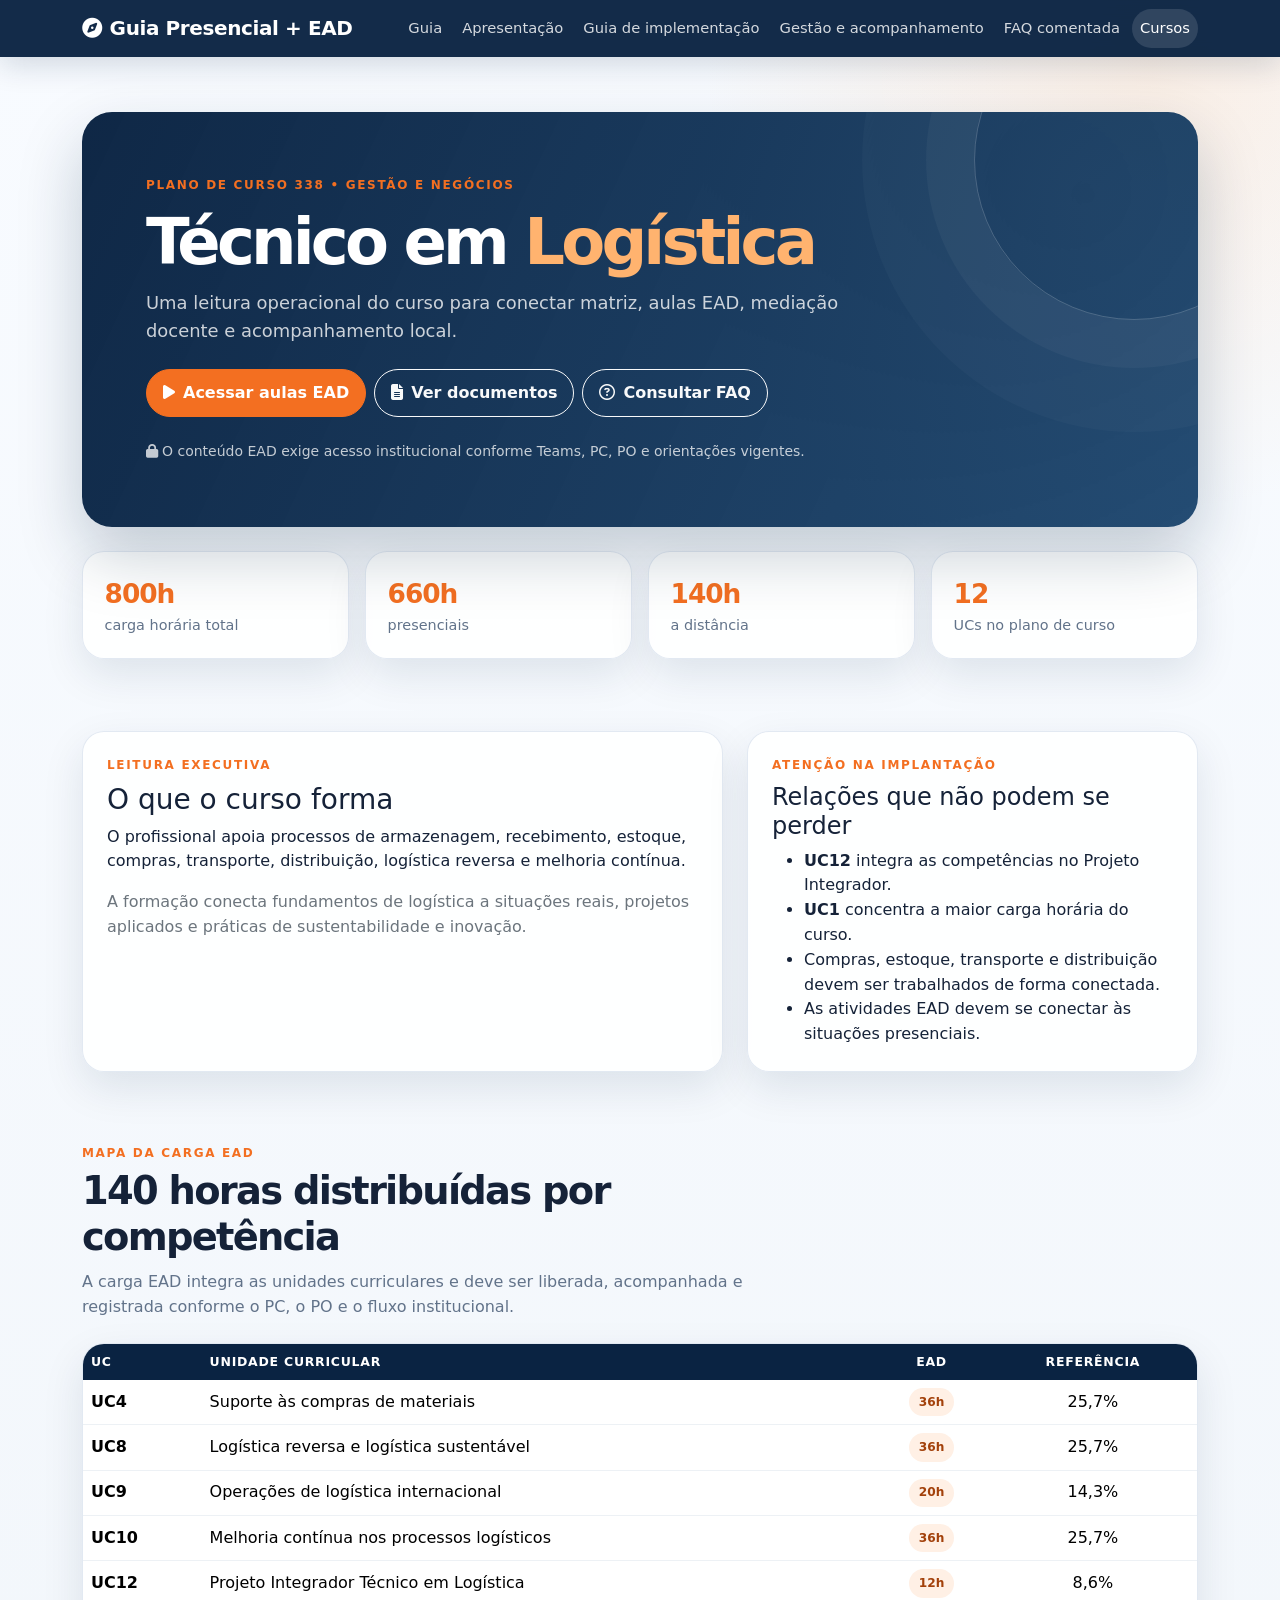
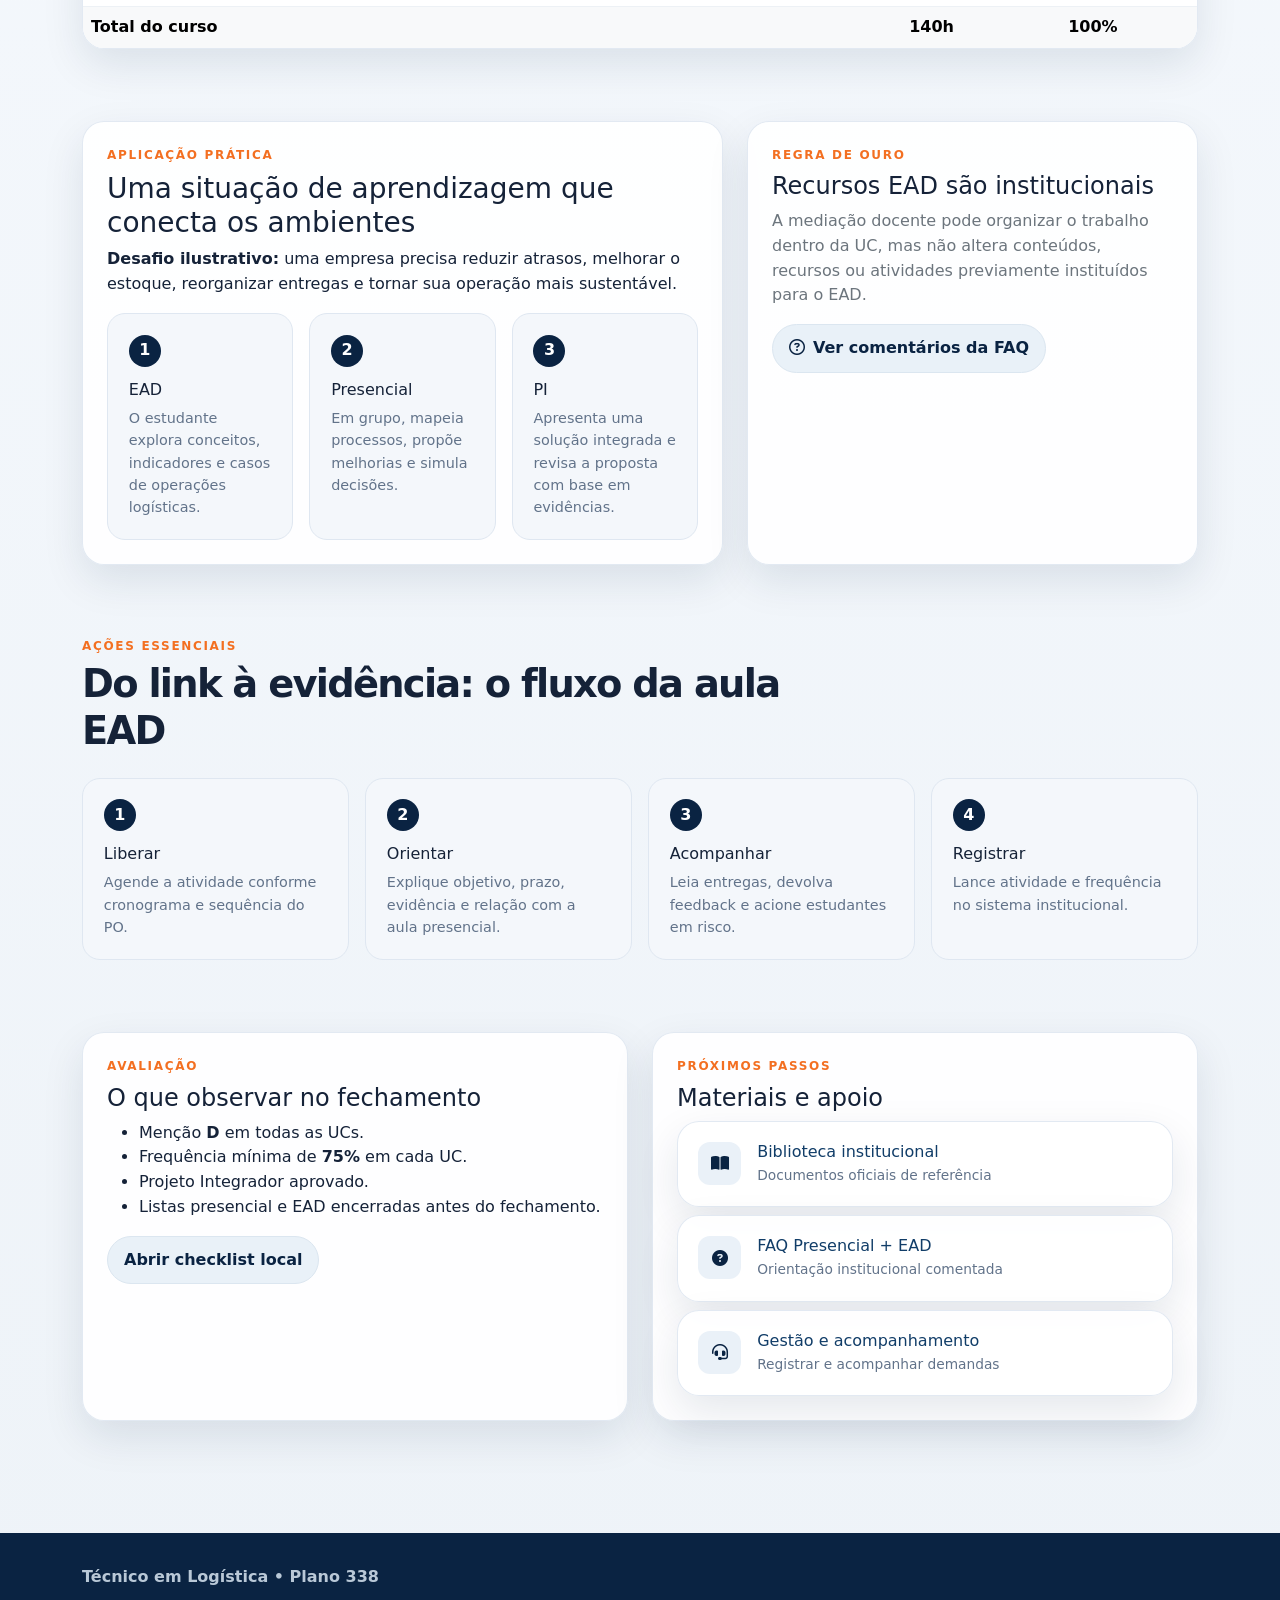
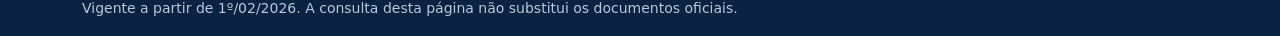
<file: 338_PC_Técnico_Logistica - EAD.html>
<!doctype html>
<html lang="pt-BR">
<head>
    <meta charset="utf-8">
    <meta name="viewport" content="width=device-width, initial-scale=1">
    <title>Técnico em Logística 338 | Presencial + EAD</title>
    <link href="https://cdn.jsdelivr.net/npm/bootstrap@5.3.3/dist/css/bootstrap.min.css" rel="stylesheet">
    <link href="https://cdnjs.cloudflare.com/ajax/libs/font-awesome/6.5.2/css/all.min.css" rel="stylesheet">
    <link href="styles.css" rel="stylesheet">
</head>
<body>
<nav class="navbar navbar-expand-lg navbar-dark top-nav fixed-top"><div class="container"><a class="navbar-brand" href="index.html"><i class="fa-solid fa-compass me-2"></i>Guia Presencial + EAD</a><button class="navbar-toggler" type="button" data-bs-toggle="collapse" data-bs-target="#mainNav" aria-label="Abrir menu"><span class="navbar-toggler-icon"></span></button><div class="collapse navbar-collapse" id="mainNav"><ul class="navbar-nav ms-auto align-items-lg-center gap-lg-1"><li class="nav-item"><a class="nav-link" href="index.html">Guia</a></li><li class="nav-item"><a class="nav-link" href="apresentacao.html">Apresentação</a></li><li class="nav-item"><a class="nav-link" href="guia-implementacao.html">Guia de implementação</a></li><li class="nav-item"><a class="nav-link" href="atendimento.html">Gestão e acompanhamento</a></li><li class="nav-item"><a class="nav-link" href="faq.html">FAQ comentada</a></li><li class="nav-item"><a class="nav-link active" href="index.html#catalogo">Cursos</a></li></ul></div></div></nav>
    <main class="page-shell"><div class="container">
        <header class="hero mb-4"><div class="eyebrow">Plano de Curso 338 • Gestão e Negócios</div><h1 class="mt-3">Técnico em <span class="hero-accent">Logística</span></h1><p class="lead mt-3 mb-4">Uma leitura operacional do curso para conectar matriz, aulas EAD, mediação docente e acompanhamento local.</p><div class="d-flex flex-wrap gap-2"><a class="btn btn-senac" href="https://share.articulate.com/d32Unp7EaER69sMdWBzgc" target="_blank" rel="noopener"><i class="fa-solid fa-play me-2"></i>Acessar aulas EAD</a><a class="btn btn-outline-light" href="index.html#recursos"><i class="fa-solid fa-file-lines me-2"></i>Ver documentos</a><a class="btn btn-outline-light" href="faq.html"><i class="fa-regular fa-circle-question me-2"></i>Consultar FAQ</a></div><p class="small opacity-75 mt-4 mb-0"><i class="fa-solid fa-lock me-1"></i>O conteúdo EAD exige acesso institucional conforme Teams, PC, PO e orientações vigentes.</p></header>

        <section class="row g-3"><div class="col-sm-6 col-lg-3"><div class="stat-card"><div class="stat-value">800h</div><div class="stat-label">carga horária total</div></div></div><div class="col-sm-6 col-lg-3"><div class="stat-card"><div class="stat-value">660h</div><div class="stat-label">presenciais</div></div></div><div class="col-sm-6 col-lg-3"><div class="stat-card"><div class="stat-value">140h</div><div class="stat-label">a distância</div></div></div><div class="col-sm-6 col-lg-3"><div class="stat-card"><div class="stat-value">12</div><div class="stat-label">UCs no plano de curso</div></div></div></section>

        <section class="section"><div class="row g-4"><div class="col-lg-7"><div class="surface h-100"><div class="eyebrow">Leitura executiva</div><h2 class="h3 mt-2">O que o curso forma</h2><p>O profissional apoia processos de armazenagem, recebimento, estoque, compras, transporte, distribuição, logística reversa e melhoria contínua.</p><p class="mb-0 text-secondary">A formação conecta fundamentos de logística a situações reais, projetos aplicados e práticas de sustentabilidade e inovação.</p></div></div><div class="col-lg-5"><div class="surface h-100"><div class="eyebrow">Atenção na implantação</div><h2 class="h4 mt-2">Relações que não podem se perder</h2><ul class="mb-0"><li><strong>UC12</strong> integra as competências no Projeto Integrador.</li><li><strong>UC1</strong> concentra a maior carga horária do curso.</li><li>Compras, estoque, transporte e distribuição devem ser trabalhados de forma conectada.</li><li>As atividades EAD devem se conectar às situações presenciais.</li></ul></div></div></div></section>

        <section class="section"><div class="section-title"><div class="eyebrow">Mapa da carga EAD</div><h2>140 horas distribuídas por competência</h2><p>A carga EAD integra as unidades curriculares e deve ser liberada, acompanhada e registrada conforme o PC, o PO e o fluxo institucional.</p></div><div class="table-shell"><table class="table"><thead><tr><th>UC</th><th>Unidade Curricular</th><th class="text-center">EAD</th><th class="text-center">Referência</th></tr></thead><tbody><tr><td><strong>UC4</strong></td><td>Suporte às compras de materiais</td><td class="text-center"><span class="chip chip-orange">36h</span></td><td class="text-center">25,7%</td></tr><tr><td><strong>UC8</strong></td><td>Logística reversa e logística sustentável</td><td class="text-center"><span class="chip chip-orange">36h</span></td><td class="text-center">25,7%</td></tr><tr><td><strong>UC9</strong></td><td>Operações de logística internacional</td><td class="text-center"><span class="chip chip-orange">20h</span></td><td class="text-center">14,3%</td></tr><tr><td><strong>UC10</strong></td><td>Melhoria contínua nos processos logísticos</td><td class="text-center"><span class="chip chip-orange">36h</span></td><td class="text-center">25,7%</td></tr><tr><td><strong>UC12</strong></td><td>Projeto Integrador Técnico em Logística</td><td class="text-center"><span class="chip chip-orange">12h</span></td><td class="text-center">8,6%</td></tr><tr class="table-light"><td colspan="2"><strong>Total do curso</strong></td><td class="text-center"><strong>140h</strong></td><td class="text-center"><strong>100%</strong></td></tr></tbody></table></div></section>

        <section class="section"><div class="row g-4"><div class="col-lg-7"><div class="surface h-100"><div class="eyebrow">Aplicação prática</div><h2 class="h3 mt-2">Uma situação de aprendizagem que conecta os ambientes</h2><p><strong>Desafio ilustrativo:</strong> uma empresa precisa reduzir atrasos, melhorar o estoque, reorganizar entregas e tornar sua operação mais sustentável.</p><div class="step-grid mt-3"><div class="step-card"><div class="step-number">1</div><h3>EAD</h3><p>O estudante explora conceitos, indicadores e casos de operações logísticas.</p></div><div class="step-card"><div class="step-number">2</div><h3>Presencial</h3><p>Em grupo, mapeia processos, propõe melhorias e simula decisões.</p></div><div class="step-card"><div class="step-number">3</div><h3>PI</h3><p>Apresenta uma solução integrada e revisa a proposta com base em evidências.</p></div></div></div></div><div class="col-lg-5"><div class="surface h-100"><div class="eyebrow">Regra de ouro</div><h2 class="h4 mt-2">Recursos EAD são institucionais</h2><p class="text-secondary">A mediação docente pode organizar o trabalho dentro da UC, mas não altera conteúdos, recursos ou atividades previamente instituídos para o EAD.</p><a class="btn btn-soft" href="faq.html"><i class="fa-regular fa-circle-question me-2"></i>Ver comentários da FAQ</a></div></div></div></section>

        <section class="section"><div class="section-title"><div class="eyebrow">Ações essenciais</div><h2>Do link à evidência: o fluxo da aula EAD</h2></div><div class="row g-3"><div class="col-md-3"><div class="step-card h-100"><div class="step-number">1</div><h3>Liberar</h3><p>Agende a atividade conforme cronograma e sequência do PO.</p></div></div><div class="col-md-3"><div class="step-card h-100"><div class="step-number">2</div><h3>Orientar</h3><p>Explique objetivo, prazo, evidência e relação com a aula presencial.</p></div></div><div class="col-md-3"><div class="step-card h-100"><div class="step-number">3</div><h3>Acompanhar</h3><p>Leia entregas, devolva feedback e acione estudantes em risco.</p></div></div><div class="col-md-3"><div class="step-card h-100"><div class="step-number">4</div><h3>Registrar</h3><p>Lance atividade e frequência no sistema institucional.</p></div></div></div></section>

        <section class="section"><div class="row g-4"><div class="col-lg-6"><div class="surface h-100"><div class="eyebrow">Avaliação</div><h2 class="h4 mt-2">O que observar no fechamento</h2><ul><li>Menção <strong>D</strong> em todas as UCs.</li><li>Frequência mínima de <strong>75%</strong> em cada UC.</li><li>Projeto Integrador aprovado.</li><li>Listas presencial e EAD encerradas antes do fechamento.</li></ul><a class="btn btn-soft" href="atendimento.html">Abrir checklist local</a></div></div><div class="col-lg-6"><div class="surface h-100"><div class="eyebrow">Próximos passos</div><h2 class="h4 mt-2">Materiais e apoio</h2><div class="d-grid gap-2"><a class="resource-card text-decoration-none" href="index.html#recursos"><span class="resource-icon"><i class="fa-solid fa-book-open"></i></span><span><h3>Biblioteca institucional</h3><p>Documentos oficiais de referência</p></span></a><a class="resource-card text-decoration-none" href="faq.html"><span class="resource-icon"><i class="fa-solid fa-circle-question"></i></span><span><h3>FAQ Presencial + EAD</h3><p>Orientação institucional comentada</p></span></a><a class="resource-card text-decoration-none" href="atendimento.html"><span class="resource-icon"><i class="fa-solid fa-headset"></i></span><span><h3>Gestão e acompanhamento</h3><p>Registrar e acompanhar demandas</p></span></a></div></div></div></div></section>
    </div></main>
    <footer class="footer"><div class="container"><strong>Técnico em Logística • Plano 338</strong><p class="mb-0 mt-2 small">Vigente a partir de 1º/02/2026. A consulta desta página não substitui os documentos oficiais.</p></div></footer>
    <script src="https://cdn.jsdelivr.net/npm/bootstrap@5.3.3/dist/js/bootstrap.bundle.min.js"></script><script src="app.js"></script>
</body>
</html>
</file>
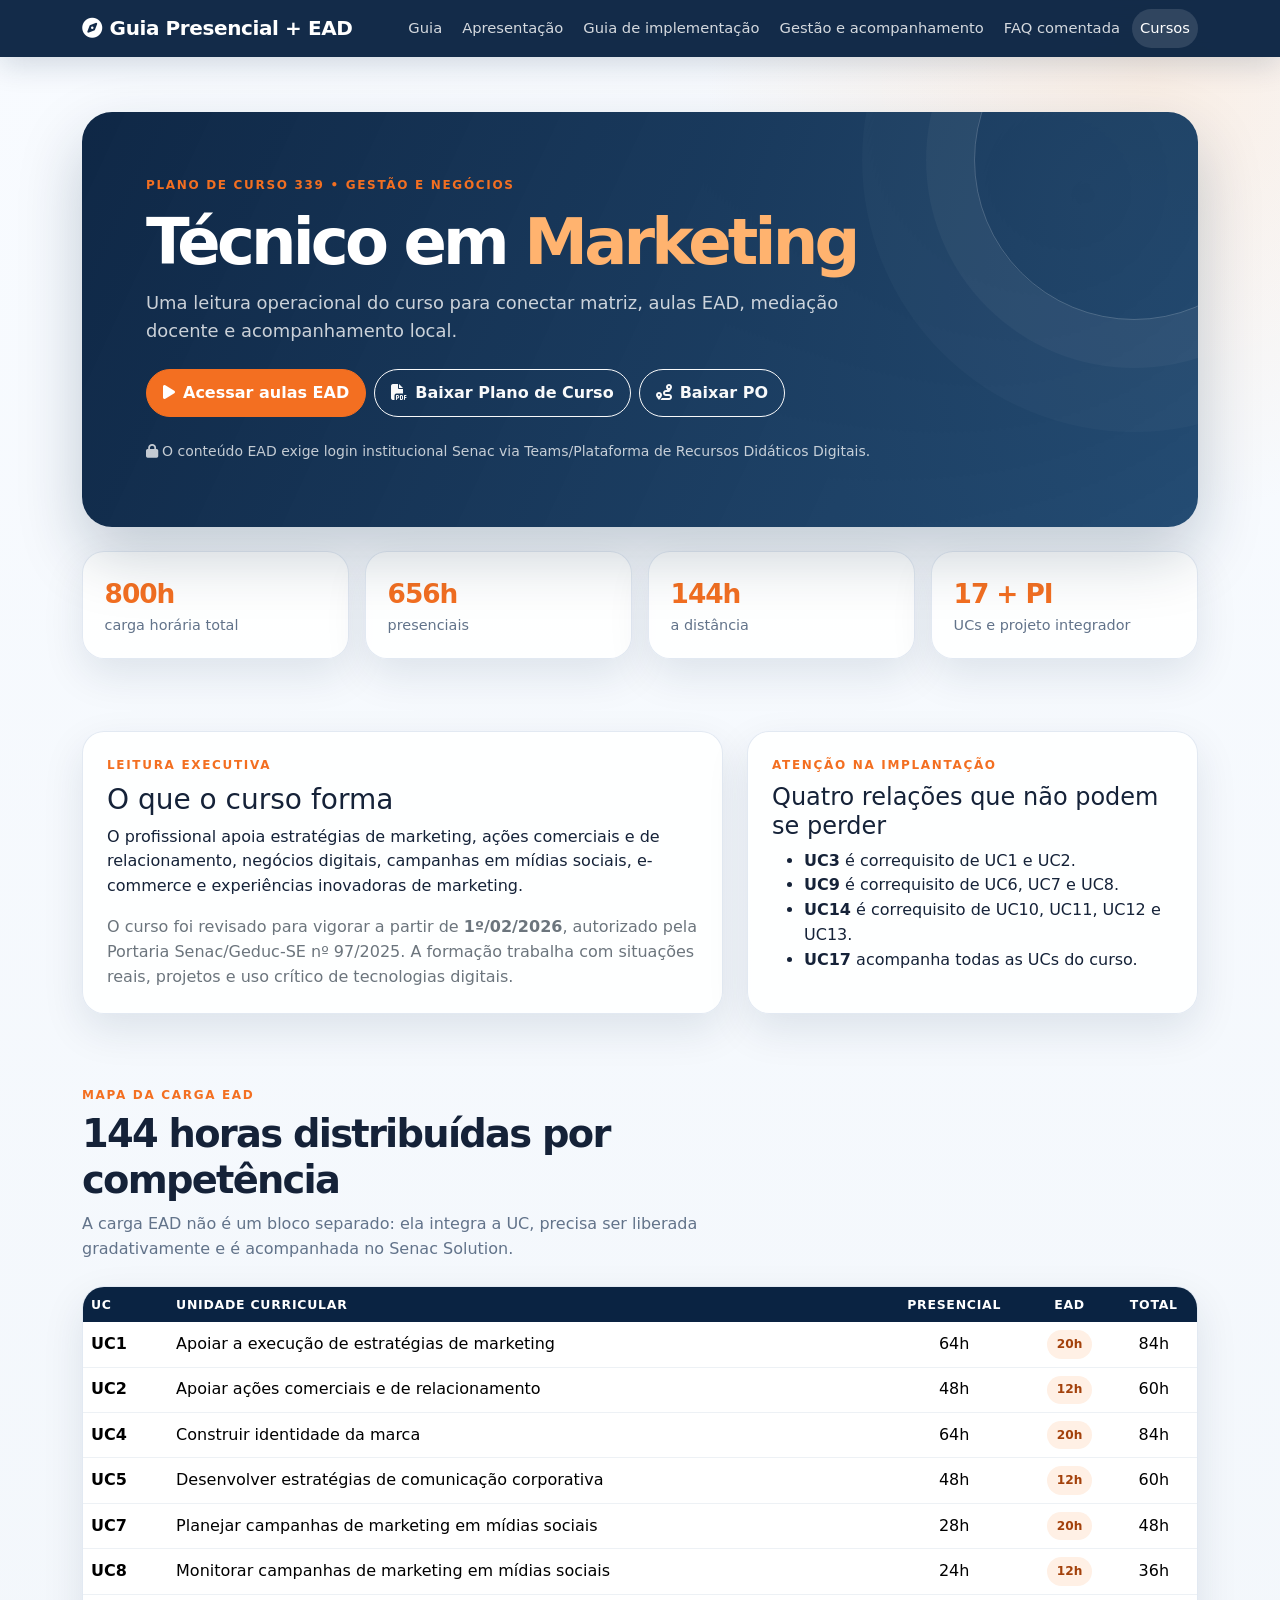
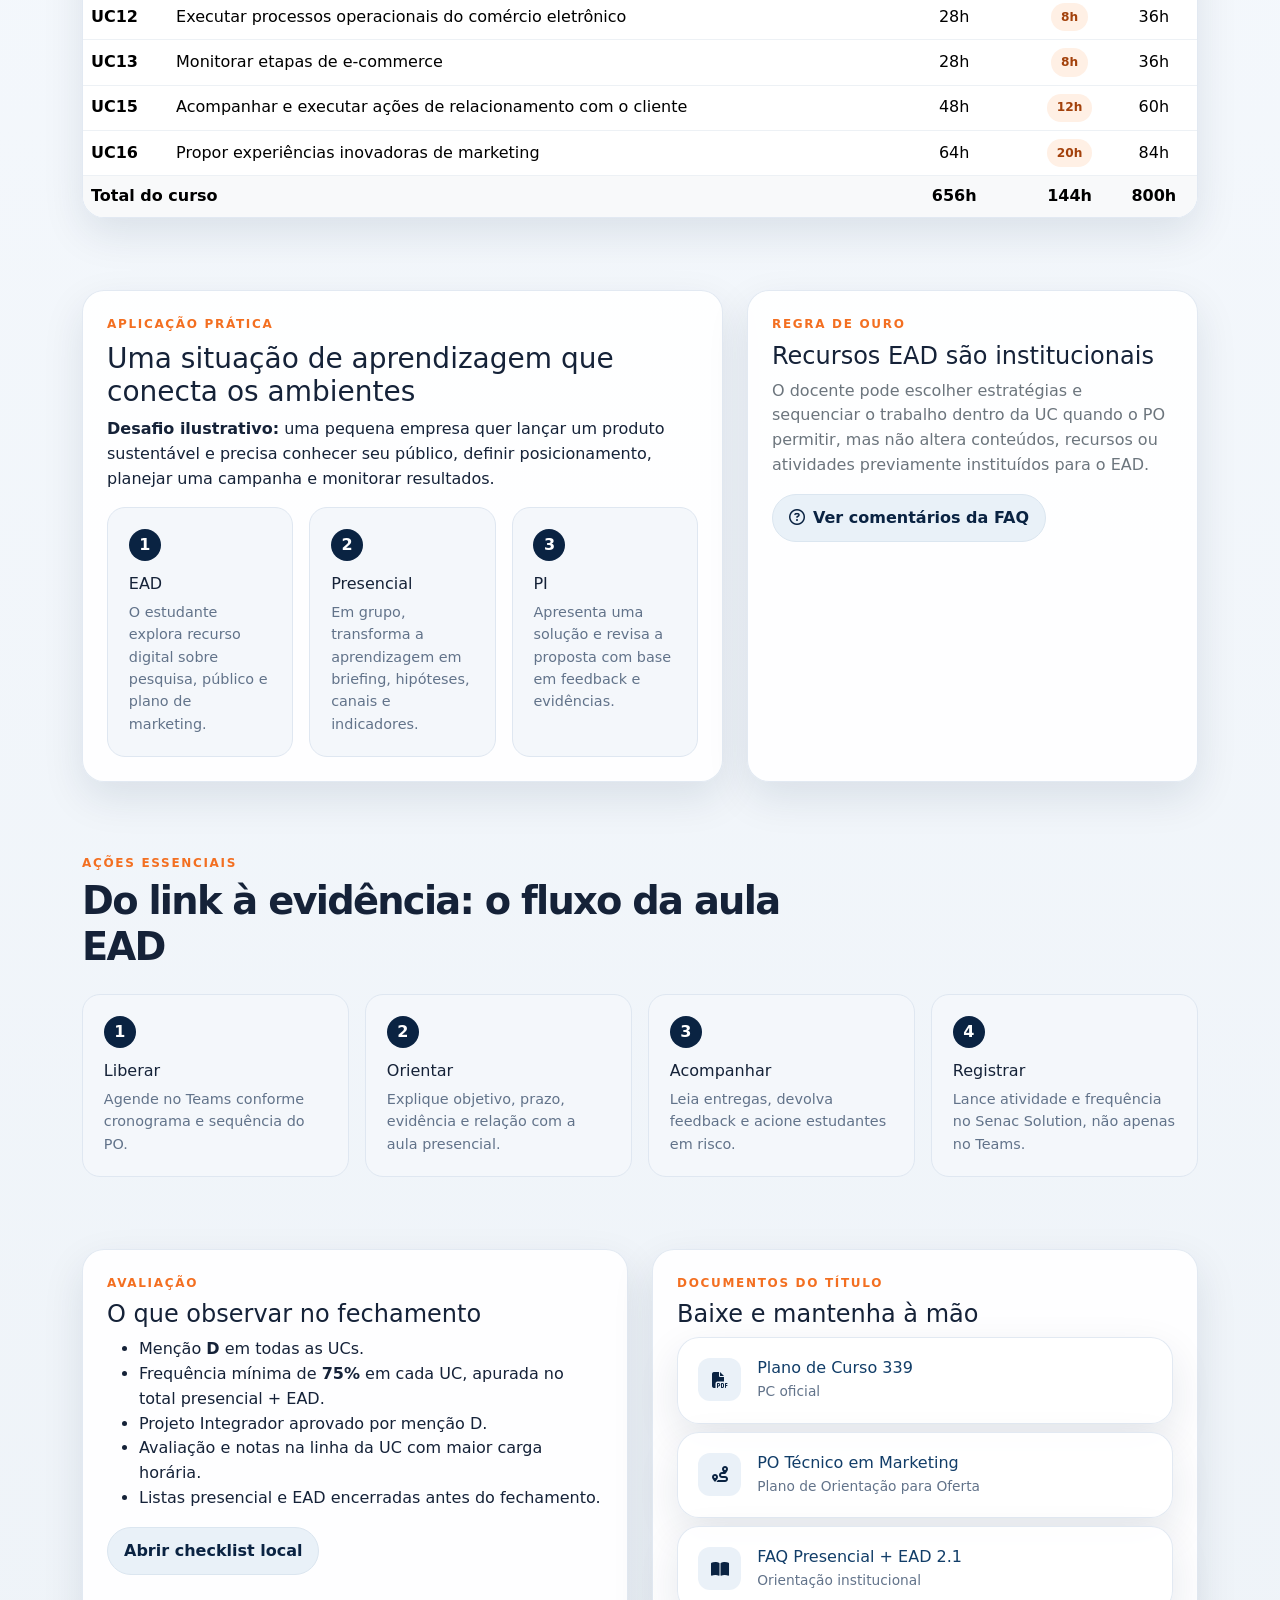
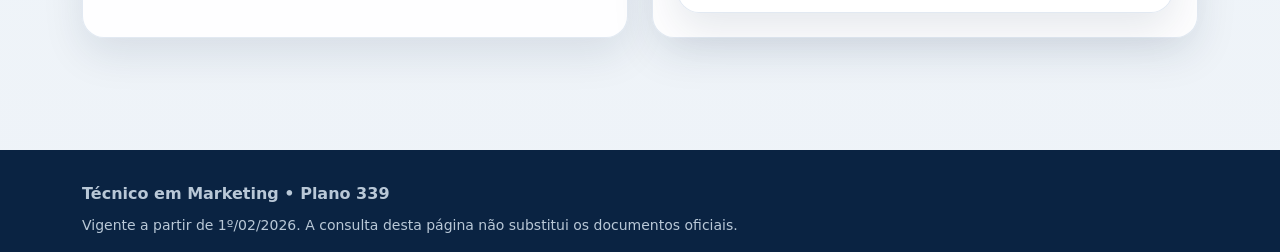
<file: 339_PC_Técnico_Marketing - EAD.html>
<!doctype html>
<html lang="pt-BR">
<head>
    <meta charset="utf-8"><meta name="viewport" content="width=device-width, initial-scale=1">
    <title>Técnico em Marketing 339 | Presencial + EAD</title>
    <link href="https://cdn.jsdelivr.net/npm/bootstrap@5.3.3/dist/css/bootstrap.min.css" rel="stylesheet"><link href="https://cdnjs.cloudflare.com/ajax/libs/font-awesome/6.5.2/css/all.min.css" rel="stylesheet"><link href="styles.css" rel="stylesheet">
</head>
<body>
<nav class="navbar navbar-expand-lg navbar-dark top-nav fixed-top"><div class="container"><a class="navbar-brand" href="index.html"><i class="fa-solid fa-compass me-2"></i>Guia Presencial + EAD</a><button class="navbar-toggler" type="button" data-bs-toggle="collapse" data-bs-target="#mainNav" aria-label="Abrir menu"><span class="navbar-toggler-icon"></span></button><div class="collapse navbar-collapse" id="mainNav"><ul class="navbar-nav ms-auto align-items-lg-center gap-lg-1"><li class="nav-item"><a class="nav-link" href="index.html">Guia</a></li><li class="nav-item"><a class="nav-link" href="apresentacao.html">Apresentação</a></li><li class="nav-item"><a class="nav-link" href="guia-implementacao.html">Guia de implementação</a></li><li class="nav-item"><a class="nav-link" href="atendimento.html">Gestão e acompanhamento</a></li><li class="nav-item"><a class="nav-link" href="faq.html">FAQ comentada</a></li><li class="nav-item"><a class="nav-link active" href="index.html#catalogo">Cursos</a></li></ul></div></div></nav>
    <main class="page-shell"><div class="container">
        <header class="hero mb-4"><div class="eyebrow">Plano de Curso 339 • Gestão e Negócios</div><h1 class="mt-3">Técnico em <span class="hero-accent">Marketing</span></h1><p class="lead mt-3 mb-4">Uma leitura operacional do curso para conectar matriz, aulas EAD, mediação docente e acompanhamento local.</p><div class="d-flex flex-wrap gap-2"><a class="btn btn-senac" href="https://share.articulate.com/go_1VVdlu2Gt_DEBCGQrS" target="_blank" rel="noopener"><i class="fa-solid fa-play me-2"></i>Acessar aulas EAD</a><a class="btn btn-outline-light" href="339_PC_Marketing.pdf" download><i class="fa-solid fa-file-pdf me-2"></i>Baixar Plano de Curso</a><a class="btn btn-outline-light" href="339_26_7_23_PO_Tecnico_Marketing.pdf" download><i class="fa-solid fa-route me-2"></i>Baixar PO</a></div><p class="small opacity-75 mt-4 mb-0"><i class="fa-solid fa-lock me-1"></i>O conteúdo EAD exige login institucional Senac via Teams/Plataforma de Recursos Didáticos Digitais.</p></header>

        <section class="row g-3"><div class="col-sm-6 col-lg-3"><div class="stat-card"><div class="stat-value">800h</div><div class="stat-label">carga horária total</div></div></div><div class="col-sm-6 col-lg-3"><div class="stat-card"><div class="stat-value">656h</div><div class="stat-label">presenciais</div></div></div><div class="col-sm-6 col-lg-3"><div class="stat-card"><div class="stat-value">144h</div><div class="stat-label">a distância</div></div></div><div class="col-sm-6 col-lg-3"><div class="stat-card"><div class="stat-value">17 + PI</div><div class="stat-label">UCs e projeto integrador</div></div></div></section>

        <section class="section"><div class="row g-4"><div class="col-lg-7"><div class="surface h-100"><div class="eyebrow">Leitura executiva</div><h2 class="h3 mt-2">O que o curso forma</h2><p>O profissional apoia estratégias de marketing, ações comerciais e de relacionamento, negócios digitais, campanhas em mídias sociais, e-commerce e experiências inovadoras de marketing.</p><p class="mb-0 text-secondary">O curso foi revisado para vigorar a partir de <strong>1º/02/2026</strong>, autorizado pela Portaria Senac/Geduc-SE nº 97/2025. A formação trabalha com situações reais, projetos e uso crítico de tecnologias digitais.</p></div></div><div class="col-lg-5"><div class="surface h-100"><div class="eyebrow">Atenção na implantação</div><h2 class="h4 mt-2">Quatro relações que não podem se perder</h2><ul class="mb-0"><li><strong>UC3</strong> é correquisito de UC1 e UC2.</li><li><strong>UC9</strong> é correquisito de UC6, UC7 e UC8.</li><li><strong>UC14</strong> é correquisito de UC10, UC11, UC12 e UC13.</li><li><strong>UC17</strong> acompanha todas as UCs do curso.</li></ul></div></div></div></section>

        <section class="section"><div class="section-title"><div class="eyebrow">Mapa da carga EAD</div><h2>144 horas distribuídas por competência</h2><p>A carga EAD não é um bloco separado: ela integra a UC, precisa ser liberada gradativamente e é acompanhada no Senac Solution.</p></div><div class="table-shell"><table class="table"><thead><tr><th>UC</th><th>Unidade Curricular</th><th class="text-center">Presencial</th><th class="text-center">EAD</th><th class="text-center">Total</th></tr></thead><tbody><tr><td><strong>UC1</strong></td><td>Apoiar a execução de estratégias de marketing</td><td class="text-center">64h</td><td class="text-center"><span class="chip chip-orange">20h</span></td><td class="text-center">84h</td></tr><tr><td><strong>UC2</strong></td><td>Apoiar ações comerciais e de relacionamento</td><td class="text-center">48h</td><td class="text-center"><span class="chip chip-orange">12h</span></td><td class="text-center">60h</td></tr><tr><td><strong>UC4</strong></td><td>Construir identidade da marca</td><td class="text-center">64h</td><td class="text-center"><span class="chip chip-orange">20h</span></td><td class="text-center">84h</td></tr><tr><td><strong>UC5</strong></td><td>Desenvolver estratégias de comunicação corporativa</td><td class="text-center">48h</td><td class="text-center"><span class="chip chip-orange">12h</span></td><td class="text-center">60h</td></tr><tr><td><strong>UC7</strong></td><td>Planejar campanhas de marketing em mídias sociais</td><td class="text-center">28h</td><td class="text-center"><span class="chip chip-orange">20h</span></td><td class="text-center">48h</td></tr><tr><td><strong>UC8</strong></td><td>Monitorar campanhas de marketing em mídias sociais</td><td class="text-center">24h</td><td class="text-center"><span class="chip chip-orange">12h</span></td><td class="text-center">36h</td></tr><tr><td><strong>UC12</strong></td><td>Executar processos operacionais do comércio eletrônico</td><td class="text-center">28h</td><td class="text-center"><span class="chip chip-orange">8h</span></td><td class="text-center">36h</td></tr><tr><td><strong>UC13</strong></td><td>Monitorar etapas de e-commerce</td><td class="text-center">28h</td><td class="text-center"><span class="chip chip-orange">8h</span></td><td class="text-center">36h</td></tr><tr><td><strong>UC15</strong></td><td>Acompanhar e executar ações de relacionamento com o cliente</td><td class="text-center">48h</td><td class="text-center"><span class="chip chip-orange">12h</span></td><td class="text-center">60h</td></tr><tr><td><strong>UC16</strong></td><td>Propor experiências inovadoras de marketing</td><td class="text-center">64h</td><td class="text-center"><span class="chip chip-orange">20h</span></td><td class="text-center">84h</td></tr><tr class="table-light"><td colspan="2"><strong>Total do curso</strong></td><td class="text-center"><strong>656h</strong></td><td class="text-center"><strong>144h</strong></td><td class="text-center"><strong>800h</strong></td></tr></tbody></table></div></section>

        <section class="section"><div class="row g-4"><div class="col-lg-7"><div class="surface h-100"><div class="eyebrow">Aplicação prática</div><h2 class="h3 mt-2">Uma situação de aprendizagem que conecta os ambientes</h2><p><strong>Desafio ilustrativo:</strong> uma pequena empresa quer lançar um produto sustentável e precisa conhecer seu público, definir posicionamento, planejar uma campanha e monitorar resultados.</p><div class="step-grid mt-3"><div class="step-card"><div class="step-number">1</div><h3>EAD</h3><p>O estudante explora recurso digital sobre pesquisa, público e plano de marketing.</p></div><div class="step-card"><div class="step-number">2</div><h3>Presencial</h3><p>Em grupo, transforma a aprendizagem em briefing, hipóteses, canais e indicadores.</p></div><div class="step-card"><div class="step-number">3</div><h3>PI</h3><p>Apresenta uma solução e revisa a proposta com base em feedback e evidências.</p></div></div></div></div><div class="col-lg-5"><div class="surface h-100"><div class="eyebrow">Regra de ouro</div><h2 class="h4 mt-2">Recursos EAD são institucionais</h2><p class="text-secondary">O docente pode escolher estratégias e sequenciar o trabalho dentro da UC quando o PO permitir, mas não altera conteúdos, recursos ou atividades previamente instituídos para o EAD.</p><a class="btn btn-soft" href="faq.html"><i class="fa-regular fa-circle-question me-2"></i>Ver comentários da FAQ</a></div></div></div></section>

        <section class="section"><div class="section-title"><div class="eyebrow">Ações essenciais</div><h2>Do link à evidência: o fluxo da aula EAD</h2></div><div class="row g-3"><div class="col-md-3"><div class="step-card h-100"><div class="step-number">1</div><h3>Liberar</h3><p>Agende no Teams conforme cronograma e sequência do PO.</p></div></div><div class="col-md-3"><div class="step-card h-100"><div class="step-number">2</div><h3>Orientar</h3><p>Explique objetivo, prazo, evidência e relação com a aula presencial.</p></div></div><div class="col-md-3"><div class="step-card h-100"><div class="step-number">3</div><h3>Acompanhar</h3><p>Leia entregas, devolva feedback e acione estudantes em risco.</p></div></div><div class="col-md-3"><div class="step-card h-100"><div class="step-number">4</div><h3>Registrar</h3><p>Lance atividade e frequência no Senac Solution, não apenas no Teams.</p></div></div></div></section>

        <section class="section"><div class="row g-4"><div class="col-lg-6"><div class="surface h-100"><div class="eyebrow">Avaliação</div><h2 class="h4 mt-2">O que observar no fechamento</h2><ul><li>Menção <strong>D</strong> em todas as UCs.</li><li>Frequência mínima de <strong>75%</strong> em cada UC, apurada no total presencial + EAD.</li><li>Projeto Integrador aprovado por menção D.</li><li>Avaliação e notas na linha da UC com maior carga horária.</li><li>Listas presencial e EAD encerradas antes do fechamento.</li></ul><a class="btn btn-soft" href="atendimento.html">Abrir checklist local</a></div></div><div class="col-lg-6"><div class="surface h-100"><div class="eyebrow">Documentos do título</div><h2 class="h4 mt-2">Baixe e mantenha à mão</h2><div class="d-grid gap-2"><a class="resource-card text-decoration-none" href="339_PC_Marketing.pdf" download><span class="resource-icon"><i class="fa-solid fa-file-pdf"></i></span><span><h3>Plano de Curso 339</h3><p>PC oficial</p></span></a><a class="resource-card text-decoration-none" href="339_26_7_23_PO_Tecnico_Marketing.pdf" download><span class="resource-icon"><i class="fa-solid fa-route"></i></span><span><h3>PO Técnico em Marketing</h3><p>Plano de Orientação para Oferta</p></span></a><a class="resource-card text-decoration-none" href="FAQ%20Presencial%2BEAD_2.1.pdf" download><span class="resource-icon"><i class="fa-solid fa-book-open"></i></span><span><h3>FAQ Presencial + EAD 2.1</h3><p>Orientação institucional</p></span></a></div></div></div></div></section>
    </div></main>
    <footer class="footer"><div class="container"><strong>Técnico em Marketing • Plano 339</strong><p class="mb-0 mt-2 small">Vigente a partir de 1º/02/2026. A consulta desta página não substitui os documentos oficiais.</p></div></footer>
    <script src="https://cdn.jsdelivr.net/npm/bootstrap@5.3.3/dist/js/bootstrap.bundle.min.js"></script><script src="app.js"></script>
</body>
</html>
</file>
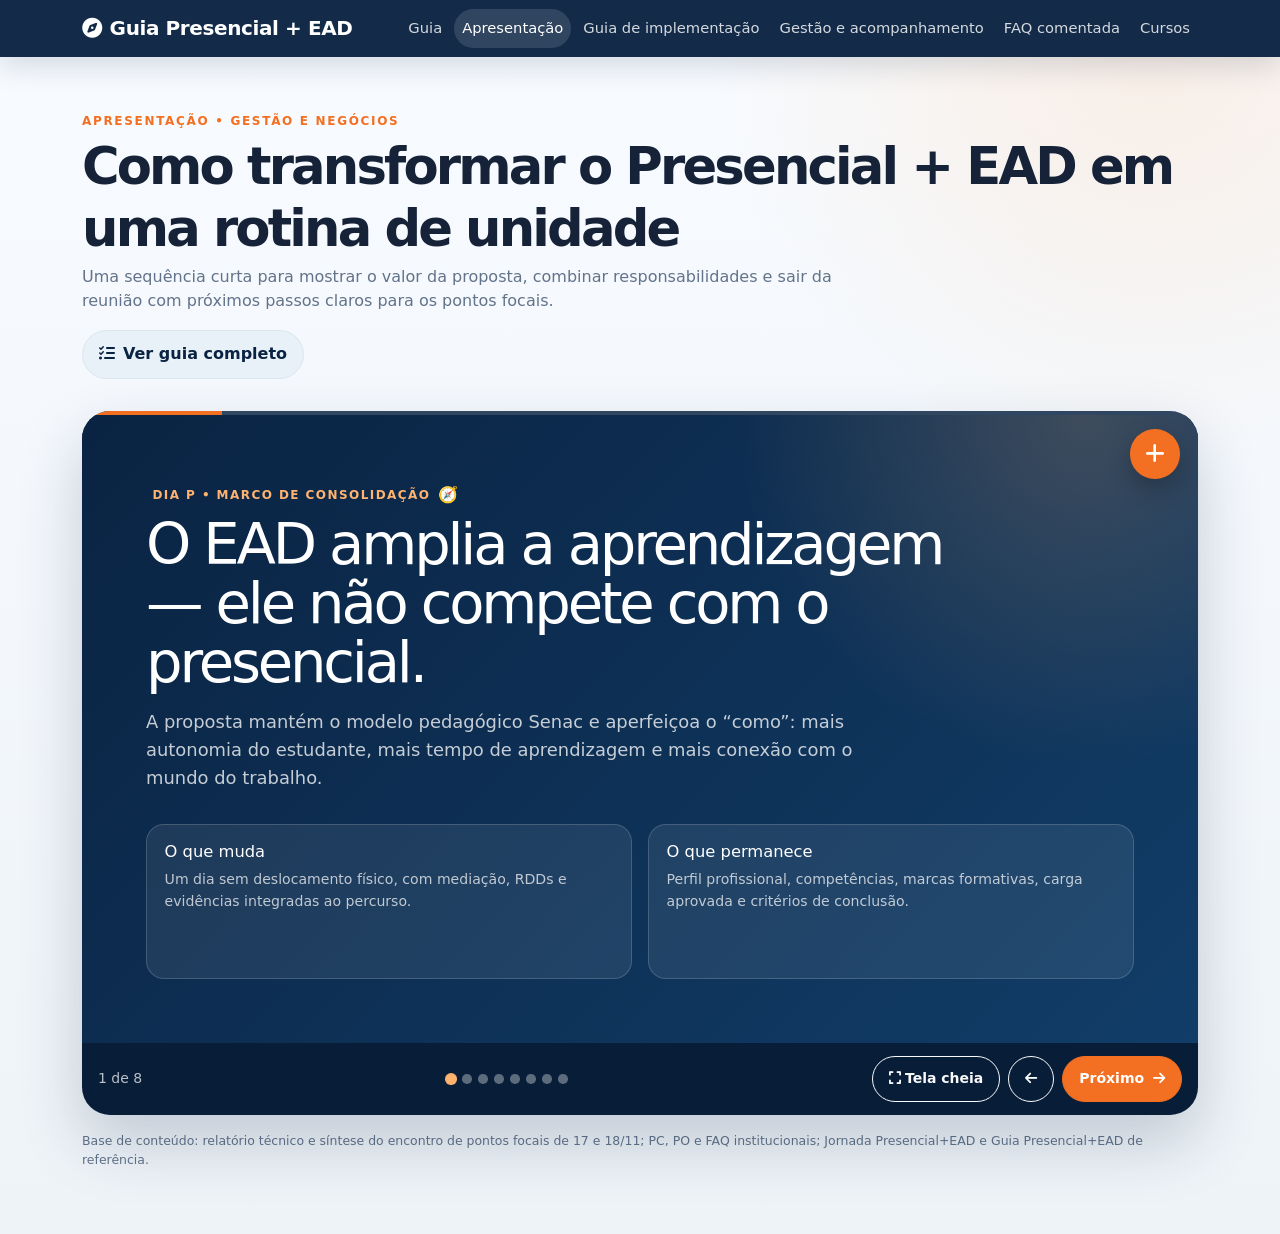
<file: apresentacao.html>
<!doctype html>
<html lang="pt-BR">
<head>
    <meta charset="utf-8"><meta name="viewport" content="width=device-width, initial-scale=1">
    <title>Apresentação | Presencial + EAD</title>
    <meta name="description" content="Apresentação objetiva para mobilizar a implantação do Presencial + EAD em Gestão e Negócios.">
    <link href="https://cdn.jsdelivr.net/npm/bootstrap@5.3.3/dist/css/bootstrap.min.css" rel="stylesheet"><link href="https://cdnjs.cloudflare.com/ajax/libs/font-awesome/6.5.2/css/all.min.css" rel="stylesheet"><link href="styles.css" rel="stylesheet">
</head>
<body>
    <nav class="navbar navbar-expand-lg navbar-dark top-nav fixed-top"><div class="container"><a class="navbar-brand" href="index.html"><i class="fa-solid fa-compass me-2"></i>Guia Presencial + EAD</a><button class="navbar-toggler" type="button" data-bs-toggle="collapse" data-bs-target="#mainNav" aria-label="Abrir menu"><span class="navbar-toggler-icon"></span></button><div class="collapse navbar-collapse" id="mainNav"><ul class="navbar-nav ms-auto align-items-lg-center gap-lg-1"><li class="nav-item"><a class="nav-link" href="index.html">Guia</a></li><li class="nav-item"><a class="nav-link active" href="apresentacao.html">Apresentação</a></li><li class="nav-item"><a class="nav-link" href="guia-implementacao.html">Guia de implementação</a></li><li class="nav-item"><a class="nav-link" href="atendimento.html">Gestão e acompanhamento</a></li><li class="nav-item"><a class="nav-link" href="faq.html">FAQ comentada</a></li><li class="nav-item"><a class="nav-link" href="index.html#catalogo">Cursos</a></li></ul></div></div></nav>

    <main class="page-shell"><div class="container">
        <header class="page-header"><div><div class="eyebrow">Apresentação • Gestão e Negócios</div><h1>Como transformar o Presencial + EAD em uma rotina de unidade</h1><p>Uma sequência curta para mostrar o valor da proposta, combinar responsabilidades e sair da reunião com próximos passos claros para os pontos focais.</p></div><a class="btn btn-soft" href="guia-implementacao.html"><i class="fa-solid fa-list-check me-2"></i>Ver guia completo</a></header>

        <section class="deck-shell" data-deck>
            <button class="deck-info-button" type="button" data-deck-info aria-label="Abrir detalhes do slide atual" title="Abrir detalhes do slide atual"><i class="fa-solid fa-plus"></i></button>
            <div class="deck-progress"><span data-deck-progress style="width:12.5%"></span></div>
            <article class="deck-slide active" data-slide="0"><span class="slide-kicker"><i class="fa-solid fa-sparkles"></i> Dia P • marco de consolidação</span><h2>O EAD amplia a aprendizagem — ele não compete com o presencial.</h2><p class="deck-lead">A proposta mantém o modelo pedagógico Senac e aperfeiçoa o “como”: mais autonomia do estudante, mais tempo de aprendizagem e mais conexão com o mundo do trabalho.</p><div class="deck-grid"><div class="deck-card"><h3>O que muda</h3><p>Um dia sem deslocamento físico, com mediação, RDDs e evidências integradas ao percurso.</p><button class="plus-button" data-bs-toggle="modal" data-bs-target="#modalDiaP" aria-label="Abrir detalhes sobre o marco de consolidação"><i class="fa-solid fa-plus"></i></button></div><div class="deck-card"><h3>O que permanece</h3><p>Perfil profissional, competências, marcas formativas, carga aprovada e critérios de conclusão.</p><button class="plus-button" data-bs-toggle="modal" data-bs-target="#modalDiaP" aria-label="Abrir detalhes sobre o que permanece"><i class="fa-solid fa-plus"></i></button></div></div></article>
            <article class="deck-slide" data-slide="1"><span class="slide-kicker"><i class="fa-solid fa-route"></i> Trilha em quatro eixos</span><h2>Uma implantação que cabe na agenda da unidade.</h2><p class="deck-lead">O plano organiza o trabalho em quatro frentes que se reforçam: sensibilizar, orientar, formar e operar.</p><div class="deck-grid"><div class="deck-card"><h3>01 • Sensibilização</h3><p>Escutar resistências, alinhar a linguagem e apresentar o formato como jornada de cinco dias.</p><button class="plus-button" data-bs-toggle="modal" data-bs-target="#modalEixos" aria-label="Detalhar sensibilização"><i class="fa-solid fa-plus"></i></button></div><div class="deck-card"><h3>02 • Orientação</h3><p>Ler PC, PO, FAQ e demais documentos institucionais vigentes para transformar regra institucional em decisão local segura.</p><button class="plus-button" data-bs-toggle="modal" data-bs-target="#modalEixos" aria-label="Detalhar orientação"><i class="fa-solid fa-plus"></i></button></div><div class="deck-card"><h3>03 • Formação pedagógica</h3><p>Oficinas entre pares, Teams, RDDs, sala de aula invertida e planejamento conjunto.</p><button class="plus-button" data-bs-toggle="modal" data-bs-target="#modalEixos" aria-label="Detalhar formação pedagógica"><i class="fa-solid fa-plus"></i></button></div><div class="deck-card"><h3>04 • Operação & tecnologia</h3><p>Escala sem duplicidade, acessos, laboratórios, registros e interface com a secretaria.</p><button class="plus-button" data-bs-toggle="modal" data-bs-target="#modalEixos" aria-label="Detalhar operação e tecnologia"><i class="fa-solid fa-plus"></i></button></div></div></article>
            <article class="deck-slide" data-slide="2"><span class="slide-kicker"><i class="fa-solid fa-user-check"></i> O papel dos pontos focais</span><h2>Uma dupla que reduz ruído e acelera decisões.</h2><p class="deck-lead">Na área de Gestão e Negócios, a técnica e a docência trabalham como uma ponte entre documentos, pessoas e a experiência real da turma.</p><div class="deck-grid"><div class="deck-card"><h3>Antes da oferta</h3><p>Mapear títulos, UCs, correquisitos, dia EAD, cronograma, Teams, riscos e responsáveis.</p><button class="plus-button" data-bs-toggle="modal" data-bs-target="#modalPapel" aria-label="Detalhar ações antes da oferta"><i class="fa-solid fa-plus"></i></button></div><div class="deck-card"><h3>Durante a oferta</h3><p>Triar dúvidas, observar acesso e entrega, apoiar docentes e dar retorno com evidência.</p><button class="plus-button" data-bs-toggle="modal" data-bs-target="#modalPapel" aria-label="Detalhar ações durante a oferta"><i class="fa-solid fa-plus"></i></button></div><div class="deck-card"><h3>Depois de cada UC</h3><p>Fechar pendências, registrar aprendizados e compartilhar uma prática replicável.</p><button class="plus-button" data-bs-toggle="modal" data-bs-target="#modalPapel" aria-label="Detalhar ações depois da UC"><i class="fa-solid fa-plus"></i></button></div></div></article>
            <article class="deck-slide" data-slide="3"><span class="slide-kicker"><i class="fa-solid fa-link"></i> UC + canais</span><h2>O estudante precisa perceber uma única jornada.</h2><p class="deck-lead">Cada UC deve ter uma sequência simples: recurso EAD, orientação no Teams, prática presencial, evidência avaliativa e conexão com o projeto.</p><div class="deck-grid"><div class="deck-card"><h3>Mapa de encadeamento</h3><p>Identifique o que vem antes, o que será aprofundado em sala e qual evidência fecha a aprendizagem.</p><button class="plus-button" data-bs-toggle="modal" data-bs-target="#modalUC" aria-label="Abrir detalhes do encadeamento de UCs"><i class="fa-solid fa-plus"></i></button></div><div class="deck-card"><h3>Canal certo para cada ação</h3><p>Teams para orientação e evidências; Senac Solution para registro acadêmico; canal da unidade para avisos.</p><button class="plus-button" data-bs-toggle="modal" data-bs-target="#modalUC" aria-label="Abrir detalhes dos canais"><i class="fa-solid fa-plus"></i></button></div></div></article>
            <article class="deck-slide" data-slide="4"><span class="slide-kicker"><i class="fa-solid fa-laptop"></i> Primeira semana</span><h2>Acolhimento digital é permanência em ação.</h2><p class="deck-lead">Reserve um encontro prático no segundo ou terceiro dia: todos entram, testam uma atividade e saem sabendo onde pedir ajuda.</p><div class="deck-grid"><div class="deck-card"><h3>Oficina de acesso</h3><p>Usuário ativo, senha recuperada, Teams aberto, equipe localizada e primeira atividade simulada.</p><button class="plus-button" data-bs-toggle="modal" data-bs-target="#modalAcolhimento" aria-label="Detalhar oficina de acesso"><i class="fa-solid fa-plus"></i></button></div><div class="deck-card"><h3>Cidadania digital</h3><p>Conectar o letramento digital à vida profissional: assinatura eletrônica, Gov.br, Carteira de Trabalho e INSS.</p><button class="plus-button" data-bs-toggle="modal" data-bs-target="#modalAcolhimento" aria-label="Detalhar cidadania digital"><i class="fa-solid fa-plus"></i></button></div></div></article>
            <article class="deck-slide" data-slide="5"><span class="slide-kicker"><i class="fa-solid fa-chalkboard-user"></i> RDD + presencial</span><h2>O recurso digital ganha sentido quando vira decisão, prática e feedback.</h2><p class="deck-lead">A docência preserva autonomia para articular os RDDs em seu plano de aula, mantendo os recursos e atividades institucionais como base comum.</p><div class="deck-grid"><div class="deck-card"><h3>Antes da aula</h3><p>O estudante explora um caso, vídeo, quiz ou mapa mental e chega com uma hipótese.</p><button class="plus-button" data-bs-toggle="modal" data-bs-target="#modalRDD" aria-label="Detalhar uso do RDD antes da aula"><i class="fa-solid fa-plus"></i></button></div><div class="deck-card"><h3>Na aula e no PI</h3><p>A turma resolve um problema de gestão, registra evidências e revisa a solução com feedback.</p><button class="plus-button" data-bs-toggle="modal" data-bs-target="#modalRDD" aria-label="Detalhar integração presencial e projeto"><i class="fa-solid fa-plus"></i></button></div></div></article>
            <article class="deck-slide" data-slide="6"><span class="slide-kicker"><i class="fa-solid fa-share-nodes"></i> Rede de pontos focais</span><h2>Compartilhar bem é transformar uma prática local em repertório institucional.</h2><p class="deck-lead">O grupo de pontos focais no Teams precisa receber casos prontos para reutilização, com contexto, evidência e convite para adaptação.</p><div class="deck-grid"><div class="deck-card"><h3>Publicação em cinco movimentos</h3><p>Contexto → ação → evidência → aprendizagem → pergunta para o grupo.</p><button class="plus-button" data-bs-toggle="modal" data-bs-target="#modalTeams" aria-label="Detalhar compartilhamento no Teams"><i class="fa-solid fa-plus"></i></button></div><div class="deck-card"><h3>Ritmo sugerido</h3><p>Uma postagem ao fechar a UC e uma síntese mensal com o que foi testado, ajustado e replicado.</p><button class="plus-button" data-bs-toggle="modal" data-bs-target="#modalTeams" aria-label="Detalhar ritmo de compartilhamento"><i class="fa-solid fa-plus"></i></button></div></div></article>
            <article class="deck-slide" data-slide="7"><span class="slide-kicker"><i class="fa-solid fa-flag-checkered"></i> Próximo passo</span><h2>Sair da reunião com uma decisão de 7 dias.</h2><p class="deck-lead">A proposta está pronta para virar um ciclo curto: escolher uma oferta, validar as fontes, executar o acolhimento e devolver a primeira evidência.</p><div class="surface mt-4" style="background:rgba(255,255,255,.95);"><ul class="action-list mb-0"><li><span class="action-marker">1</span><span><strong>Hoje:</strong> confirmar curso, turma, UC prioritária e dupla de pontos focais.</span></li><li><span class="action-marker">2</span><span><strong>Em 3 dias:</strong> revisar PC, PO, FAQ, cronograma, Teams e escala.</span></li><li><span class="action-marker">3</span><span><strong>Em 7 dias:</strong> realizar acolhimento digital e publicar a síntese no grupo de pontos focais.</span></li></ul></div></article>
            <div class="deck-footer"><div class="small"><span data-slide-counter>1</span> de 8</div><div class="deck-dots" aria-label="Navegação entre slides"></div><div class="d-flex flex-wrap gap-2"><button class="btn btn-sm btn-outline-light" data-deck-fullscreen type="button"><i class="fa-solid fa-expand me-1"></i>Tela cheia</button><button class="btn btn-sm btn-outline-light" data-deck-prev aria-label="Slide anterior"><i class="fa-solid fa-arrow-left"></i></button><button class="btn btn-sm btn-senac" data-deck-next>Próximo <i class="fa-solid fa-arrow-right ms-1"></i></button></div></div>
        </section>

        <p class="source-note mt-3">Base de conteúdo: relatório técnico e síntese do encontro de pontos focais de 17 e 18/11; PC, PO e FAQ institucionais; Jornada Presencial+EAD e Guia Presencial+EAD de referência.</p>
    </div></main>

    <script src="https://cdn.jsdelivr.net/npm/bootstrap@5.3.3/dist/js/bootstrap.bundle.min.js"></script><script src="app.js"></script>
</body>
</html>
</file>
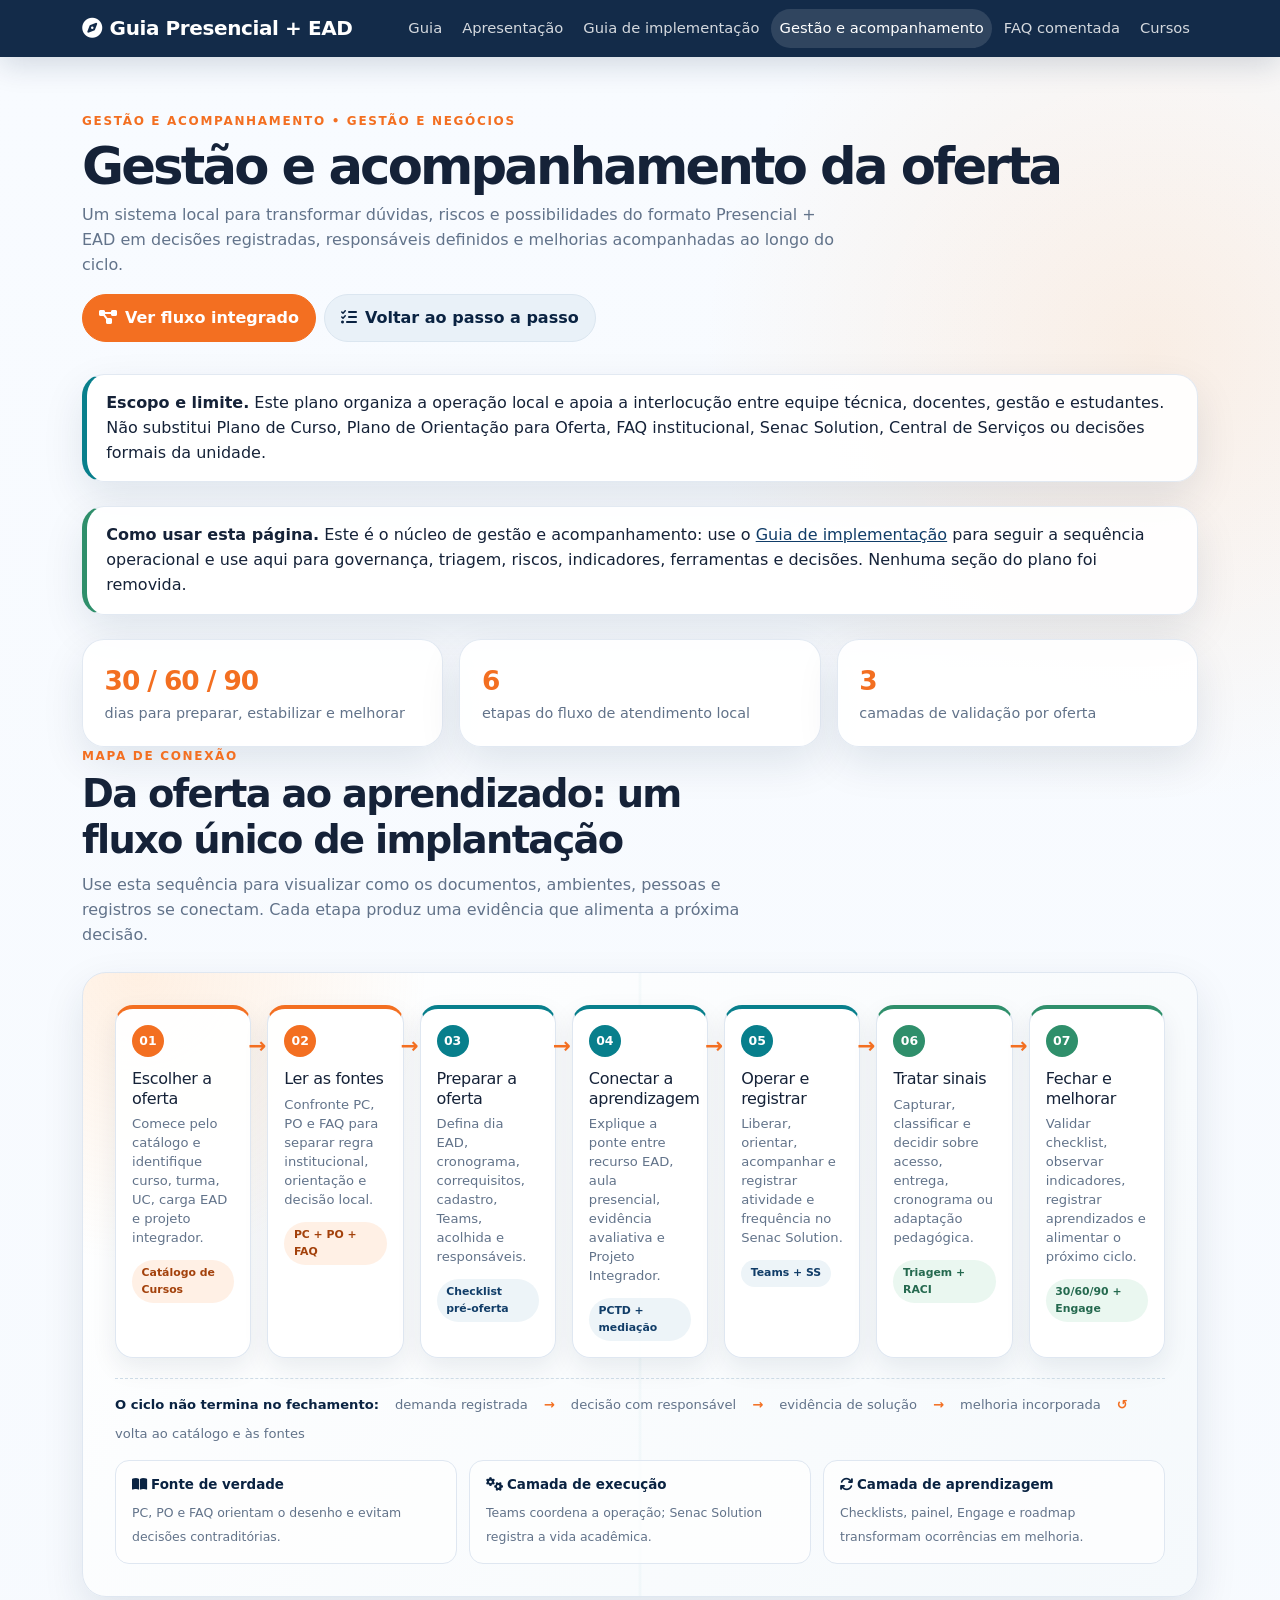
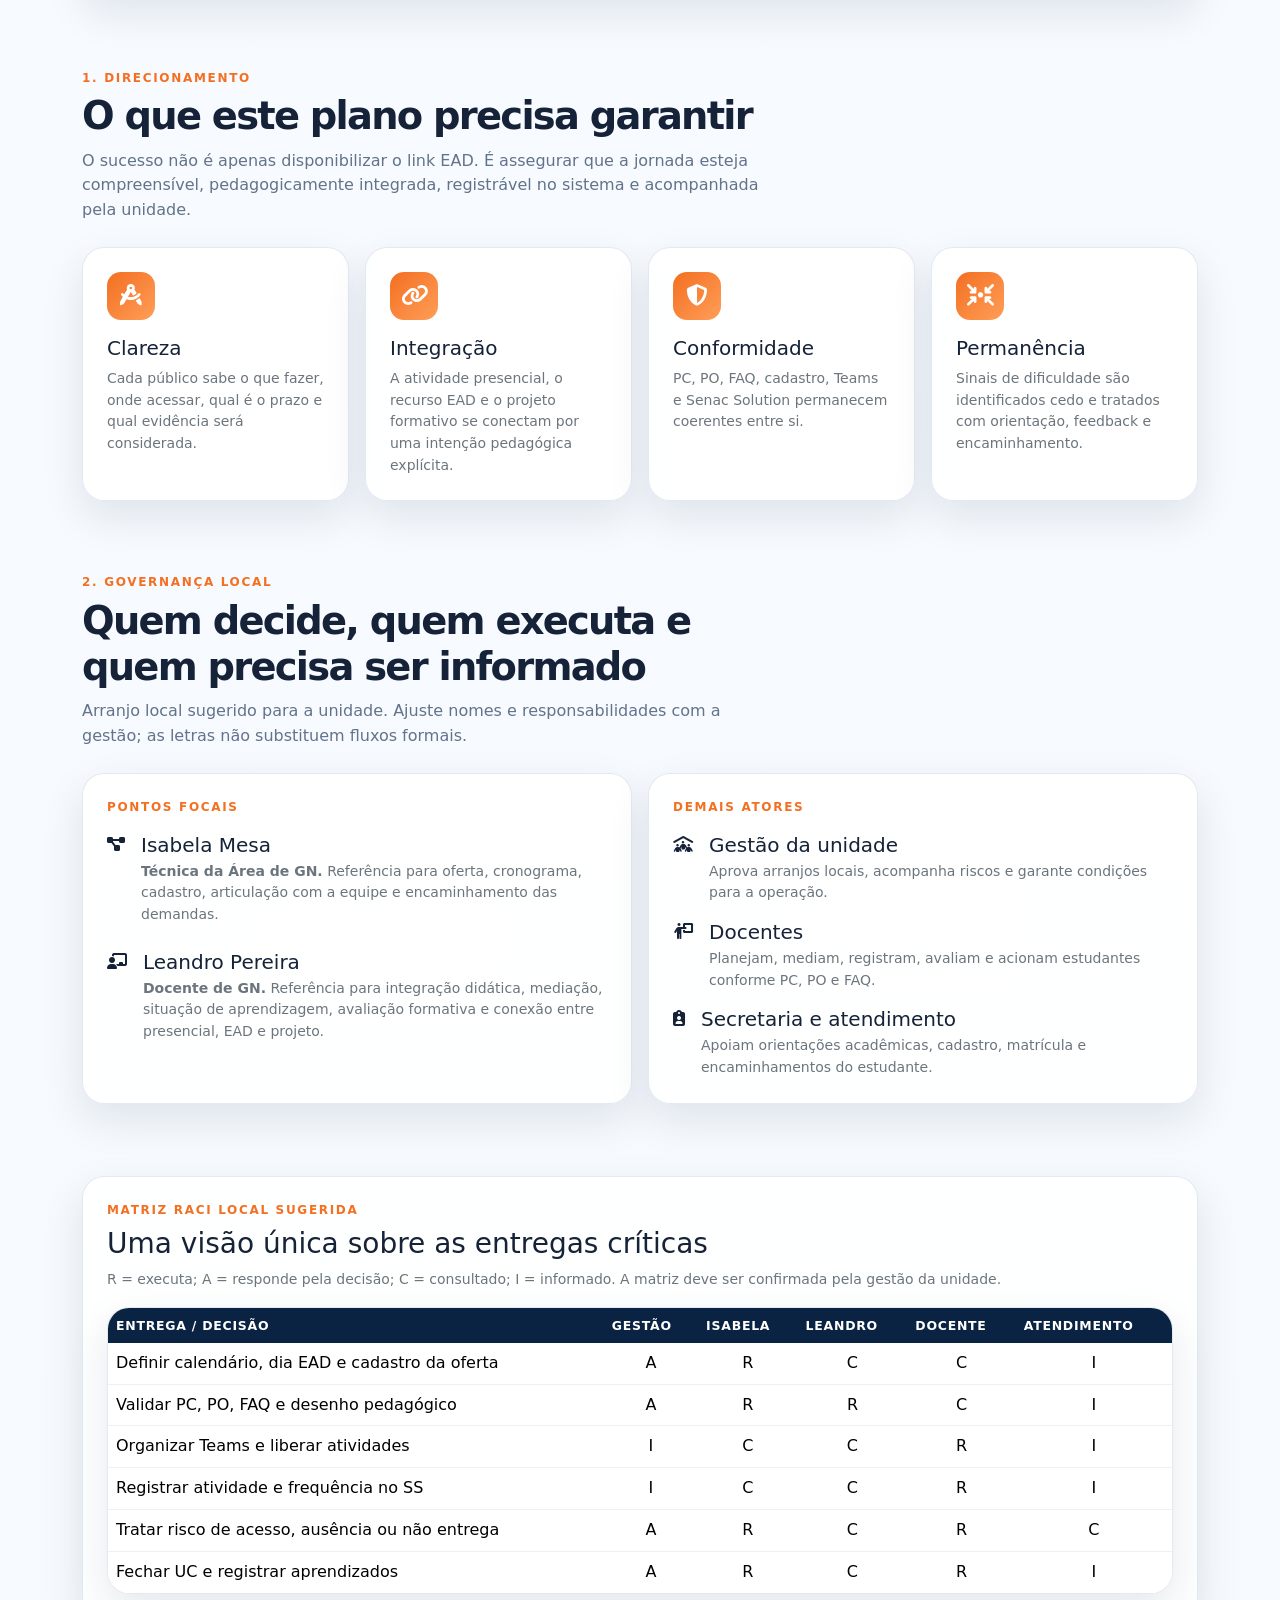
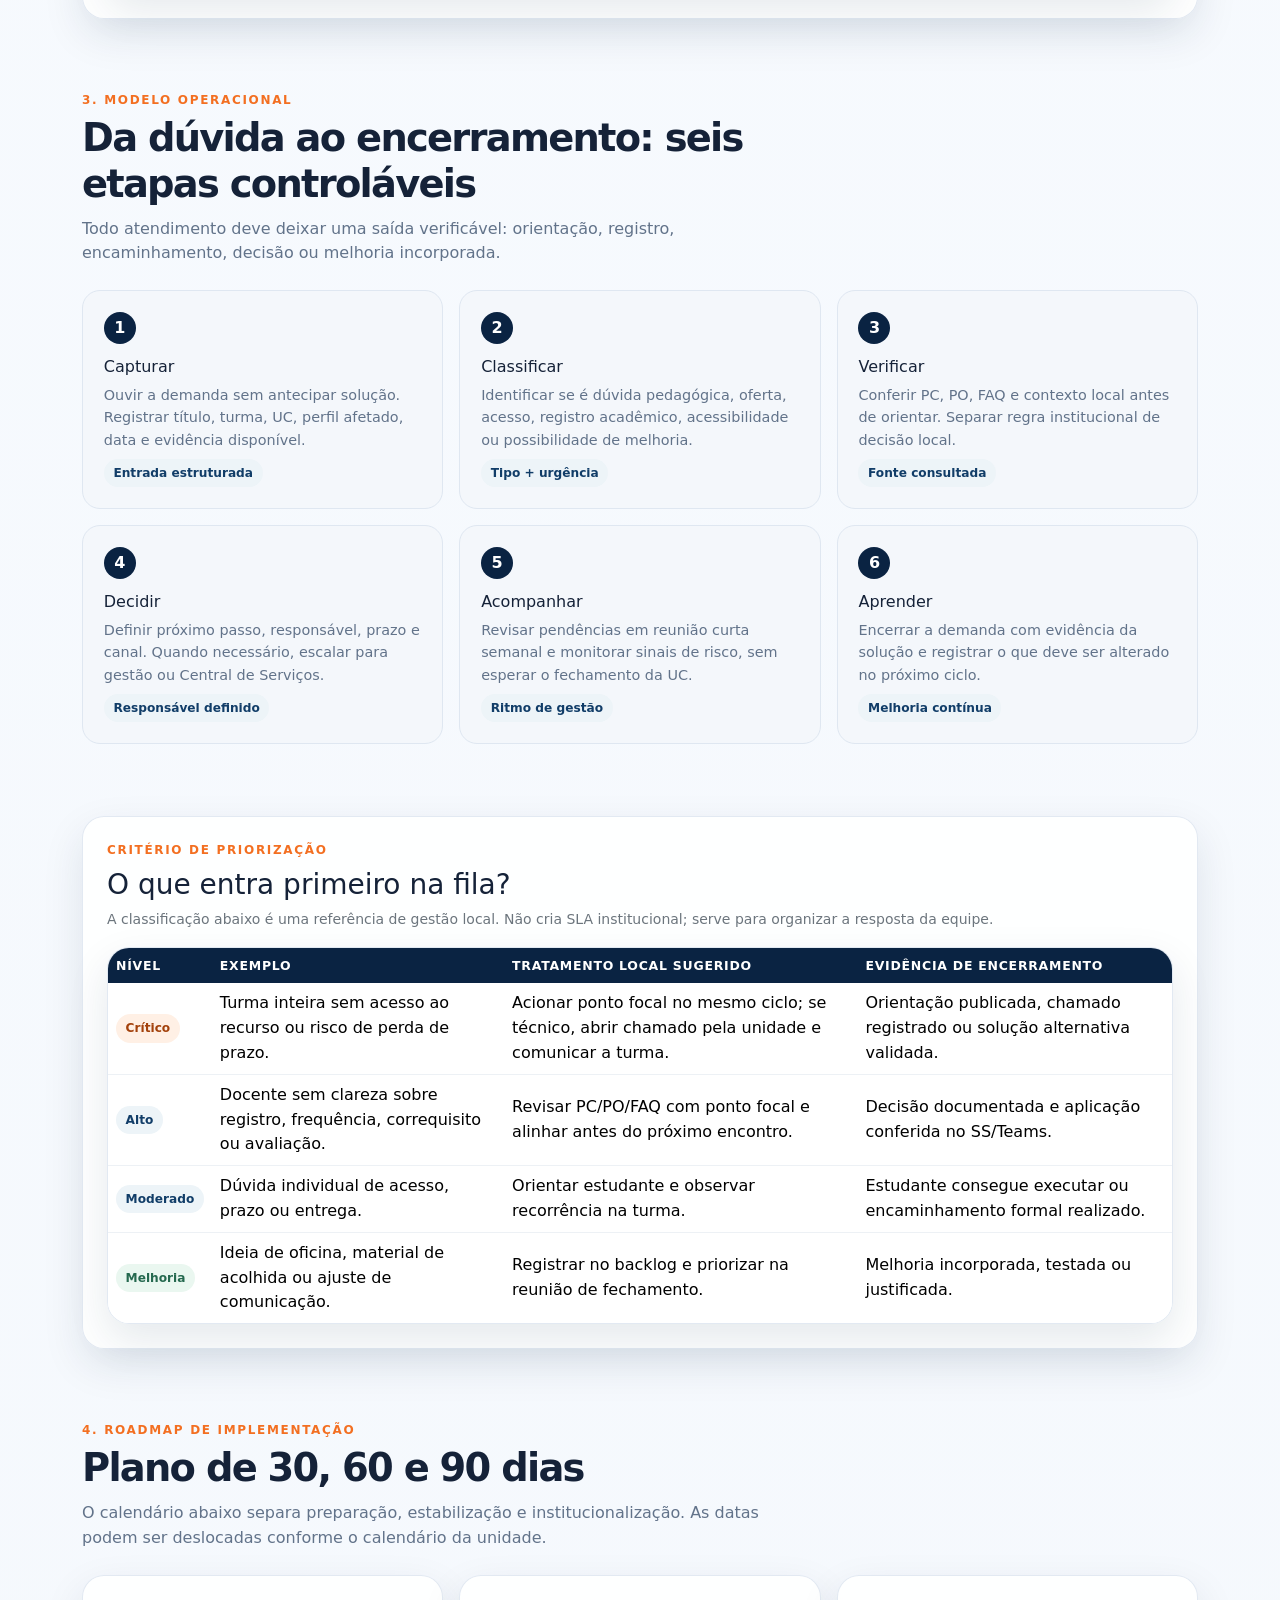
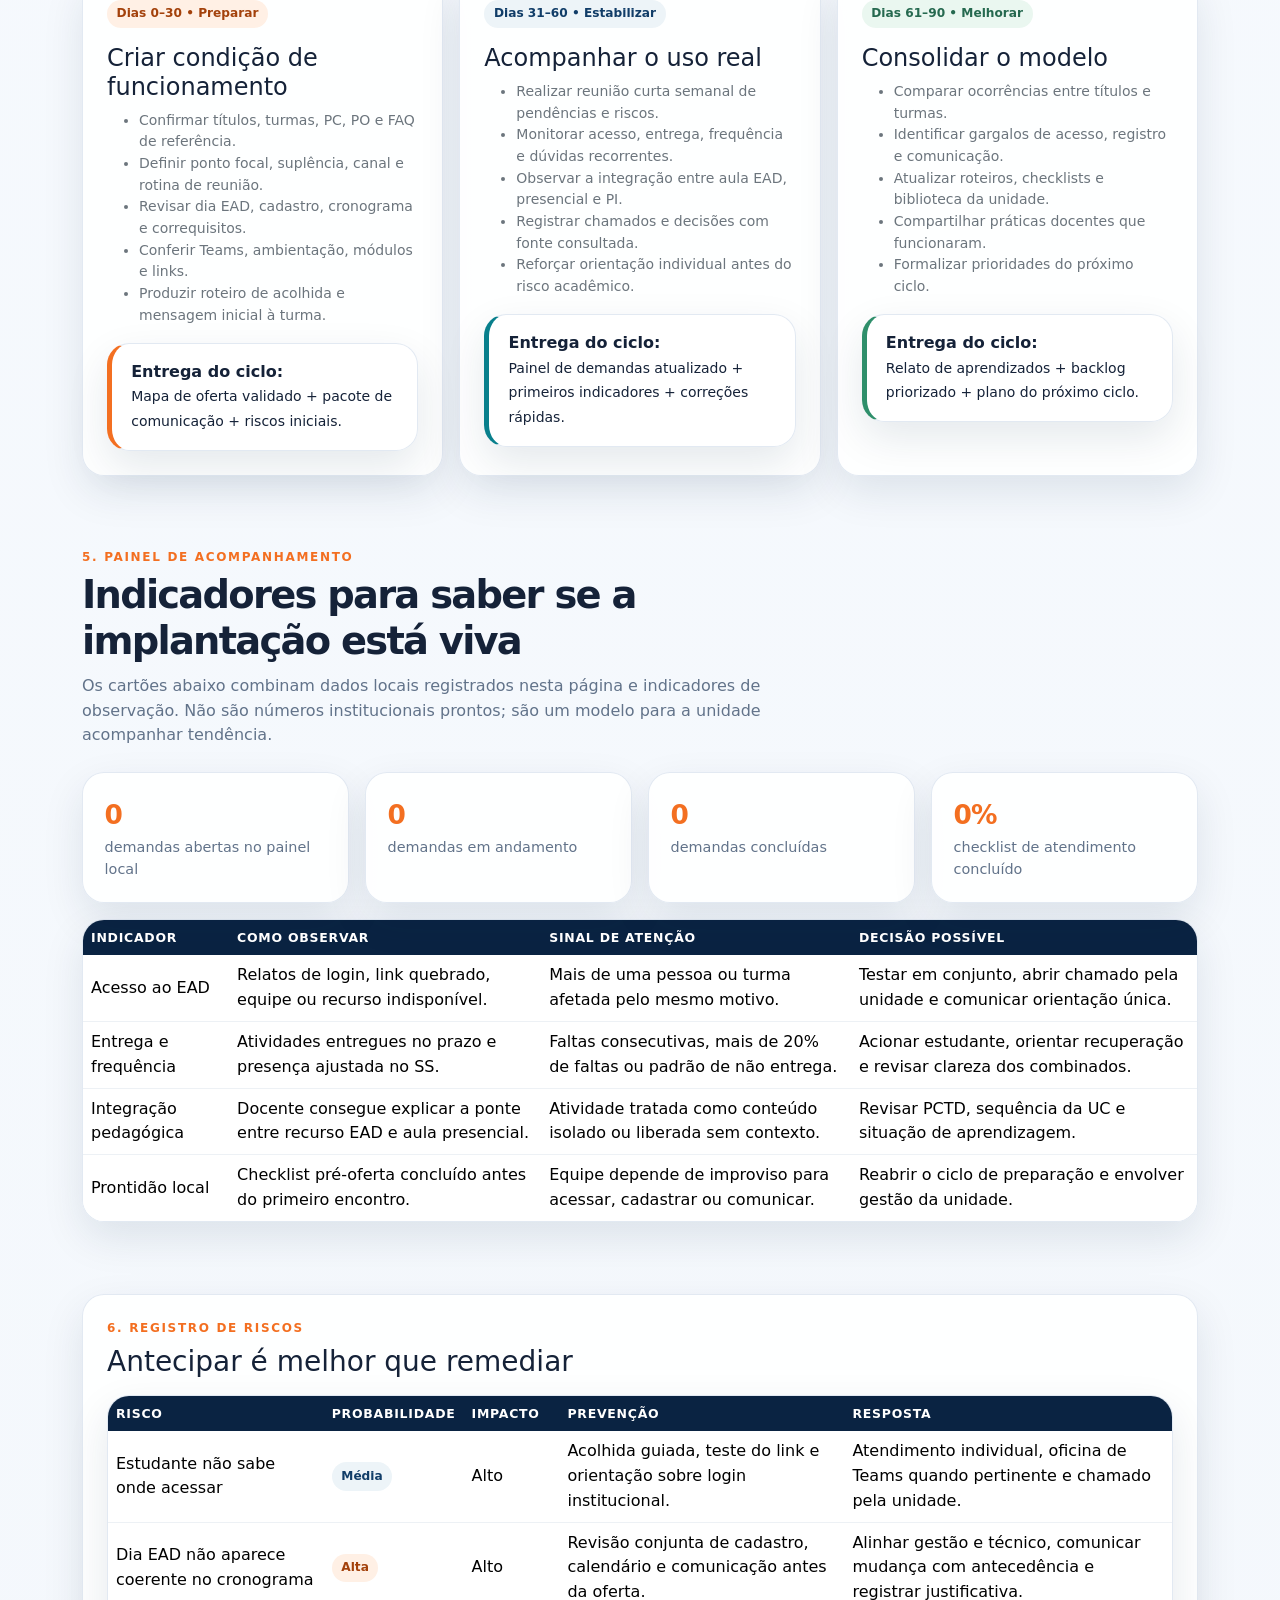
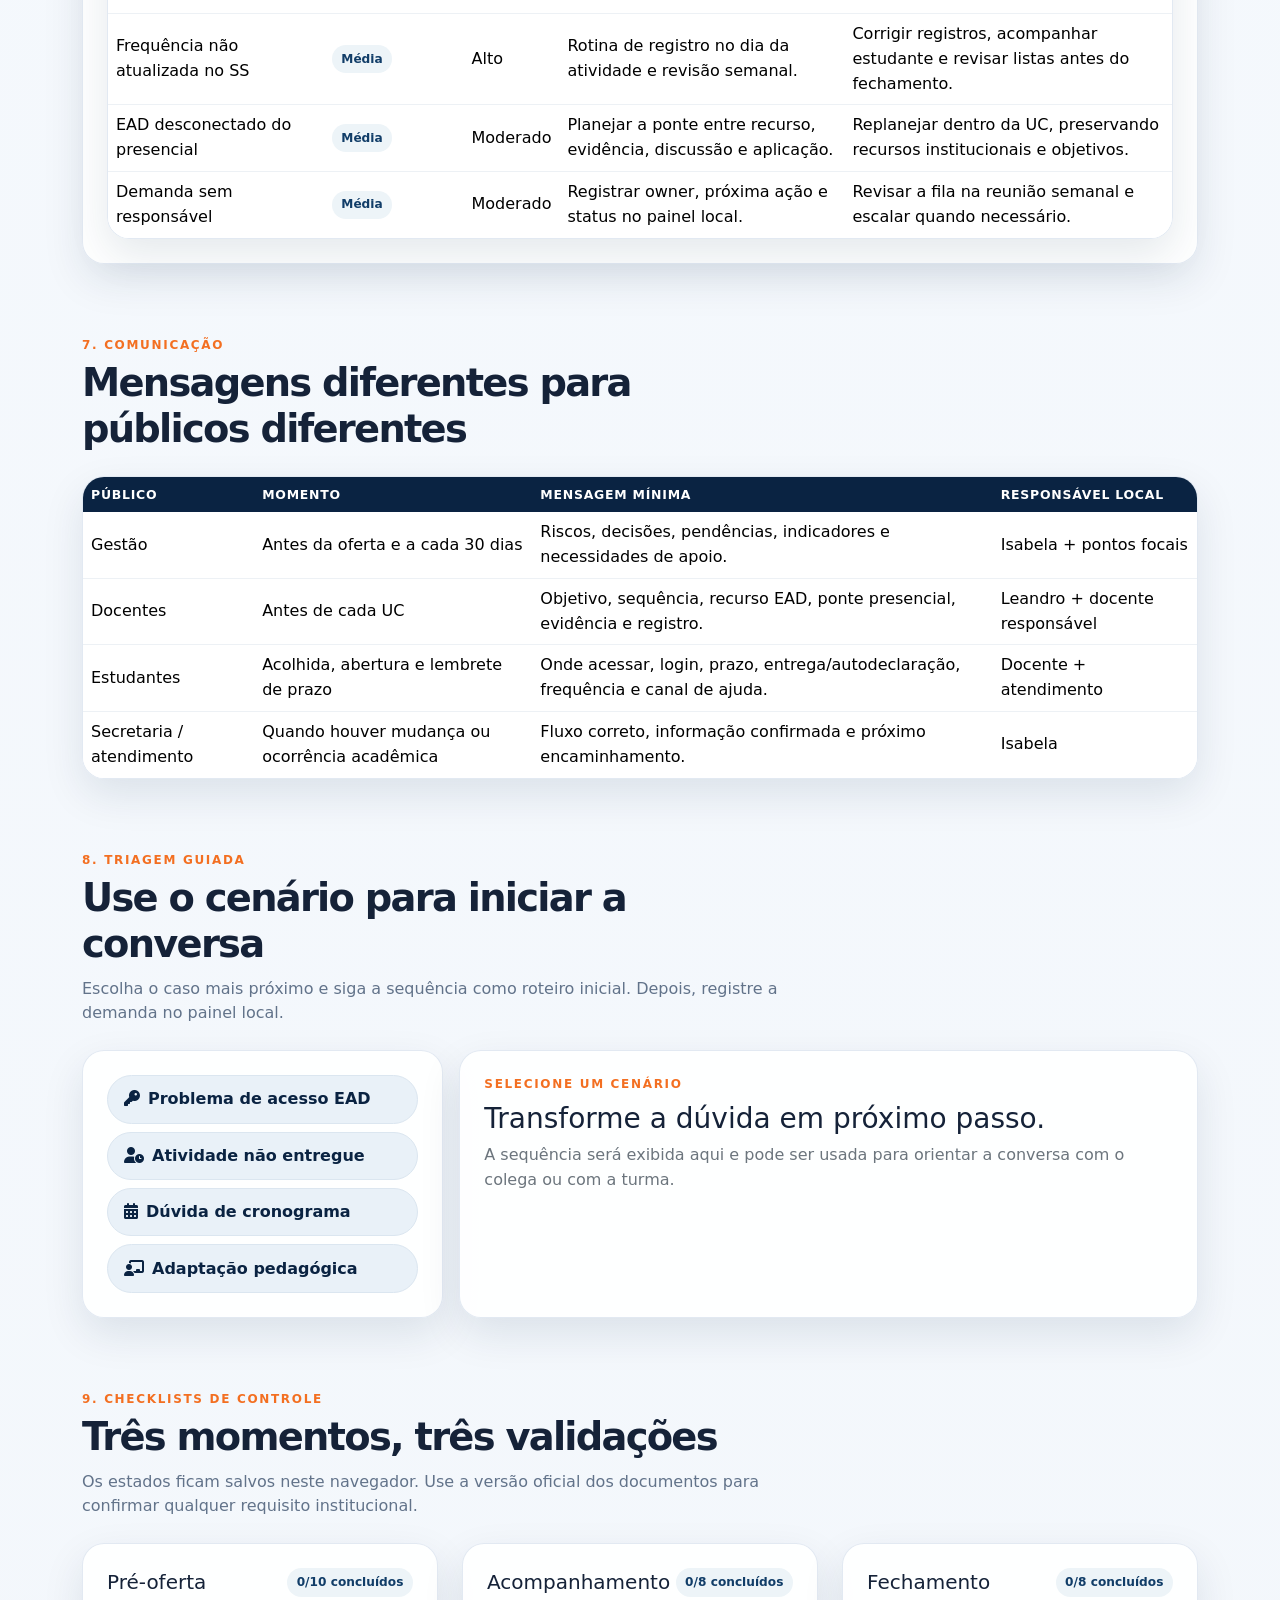
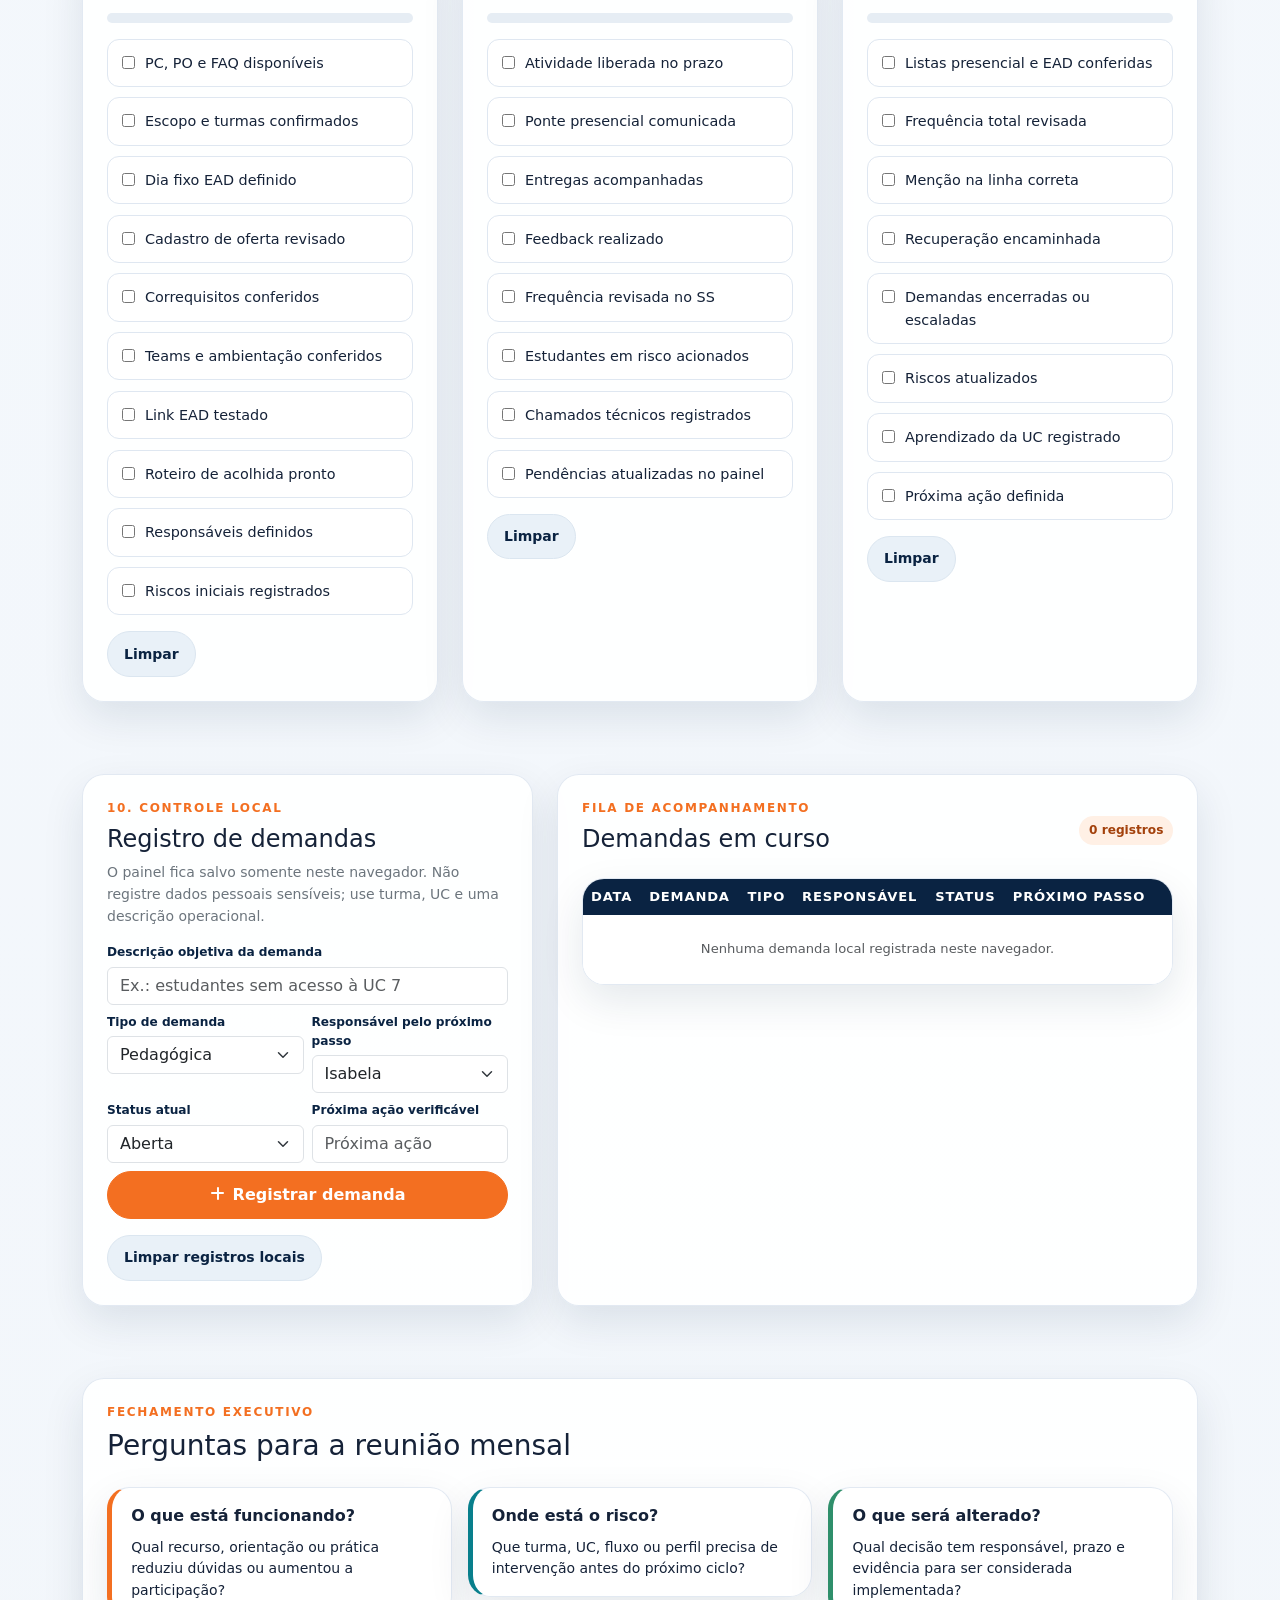
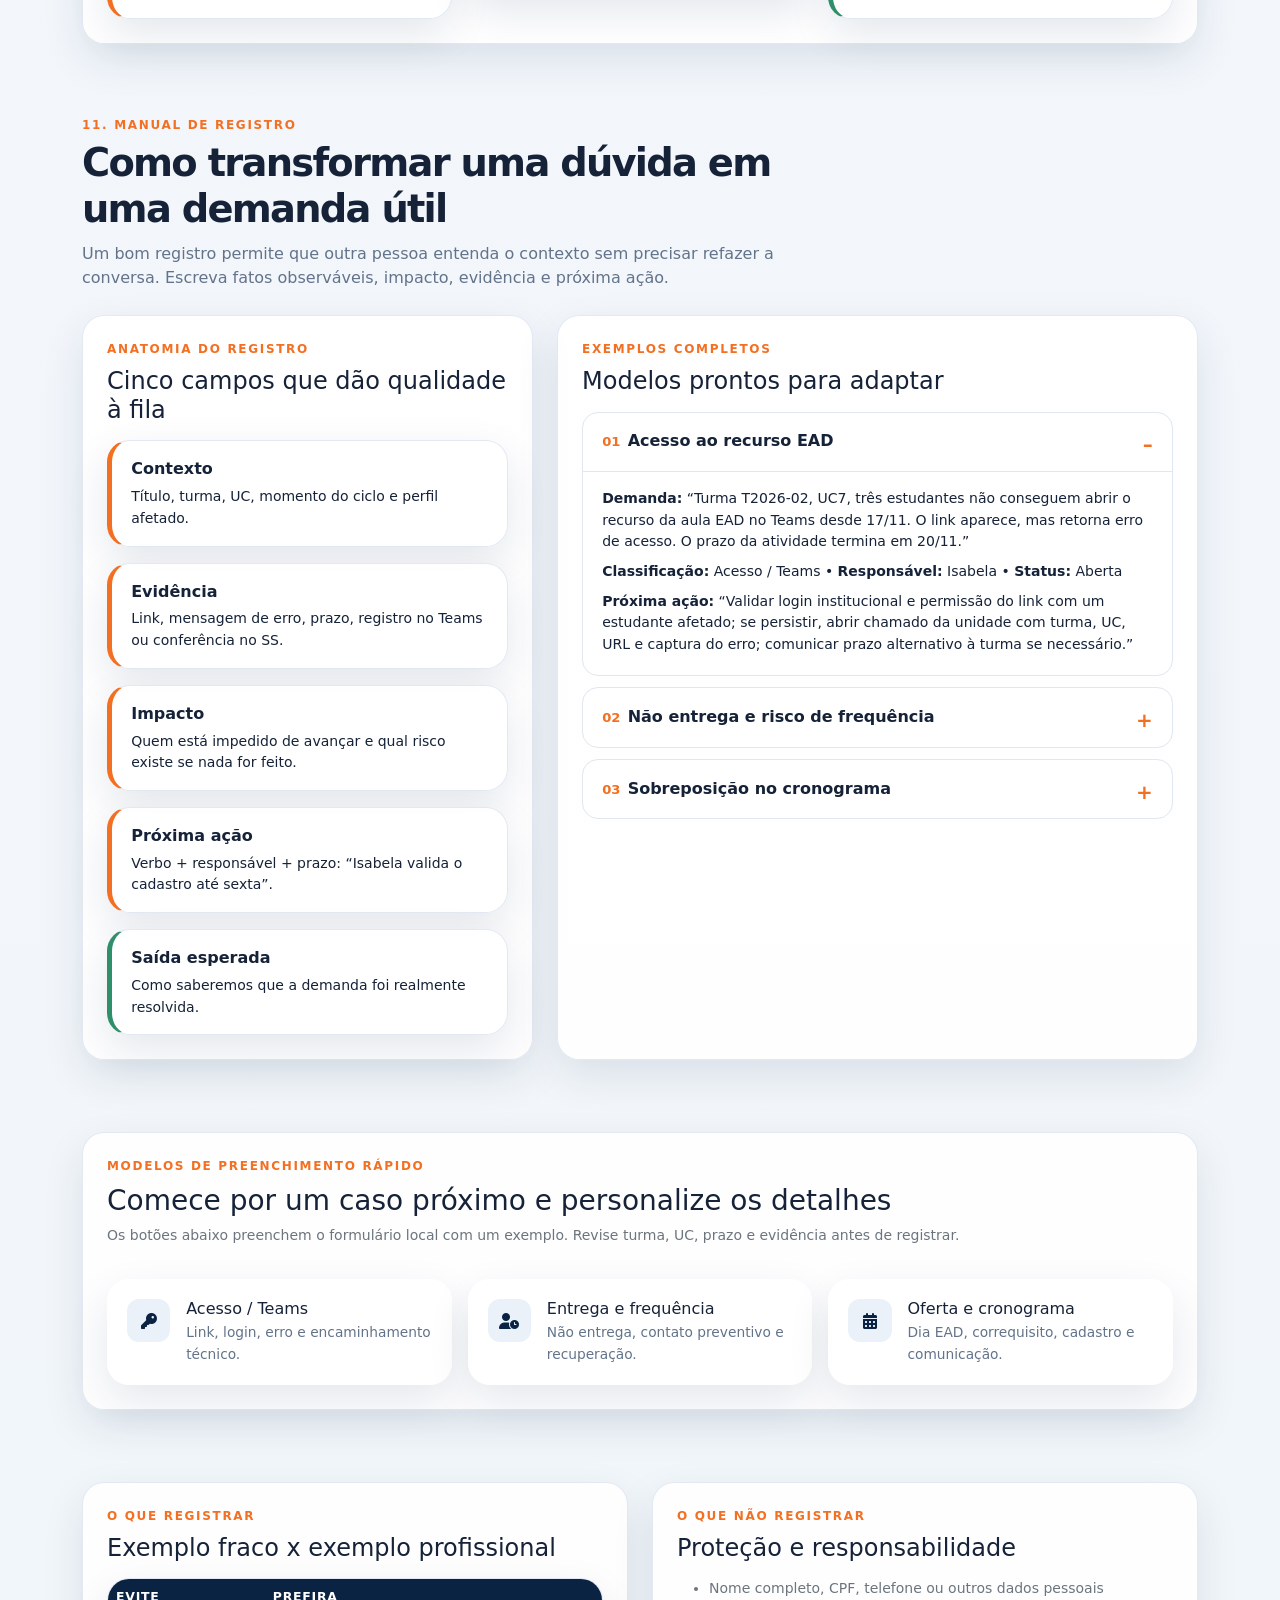
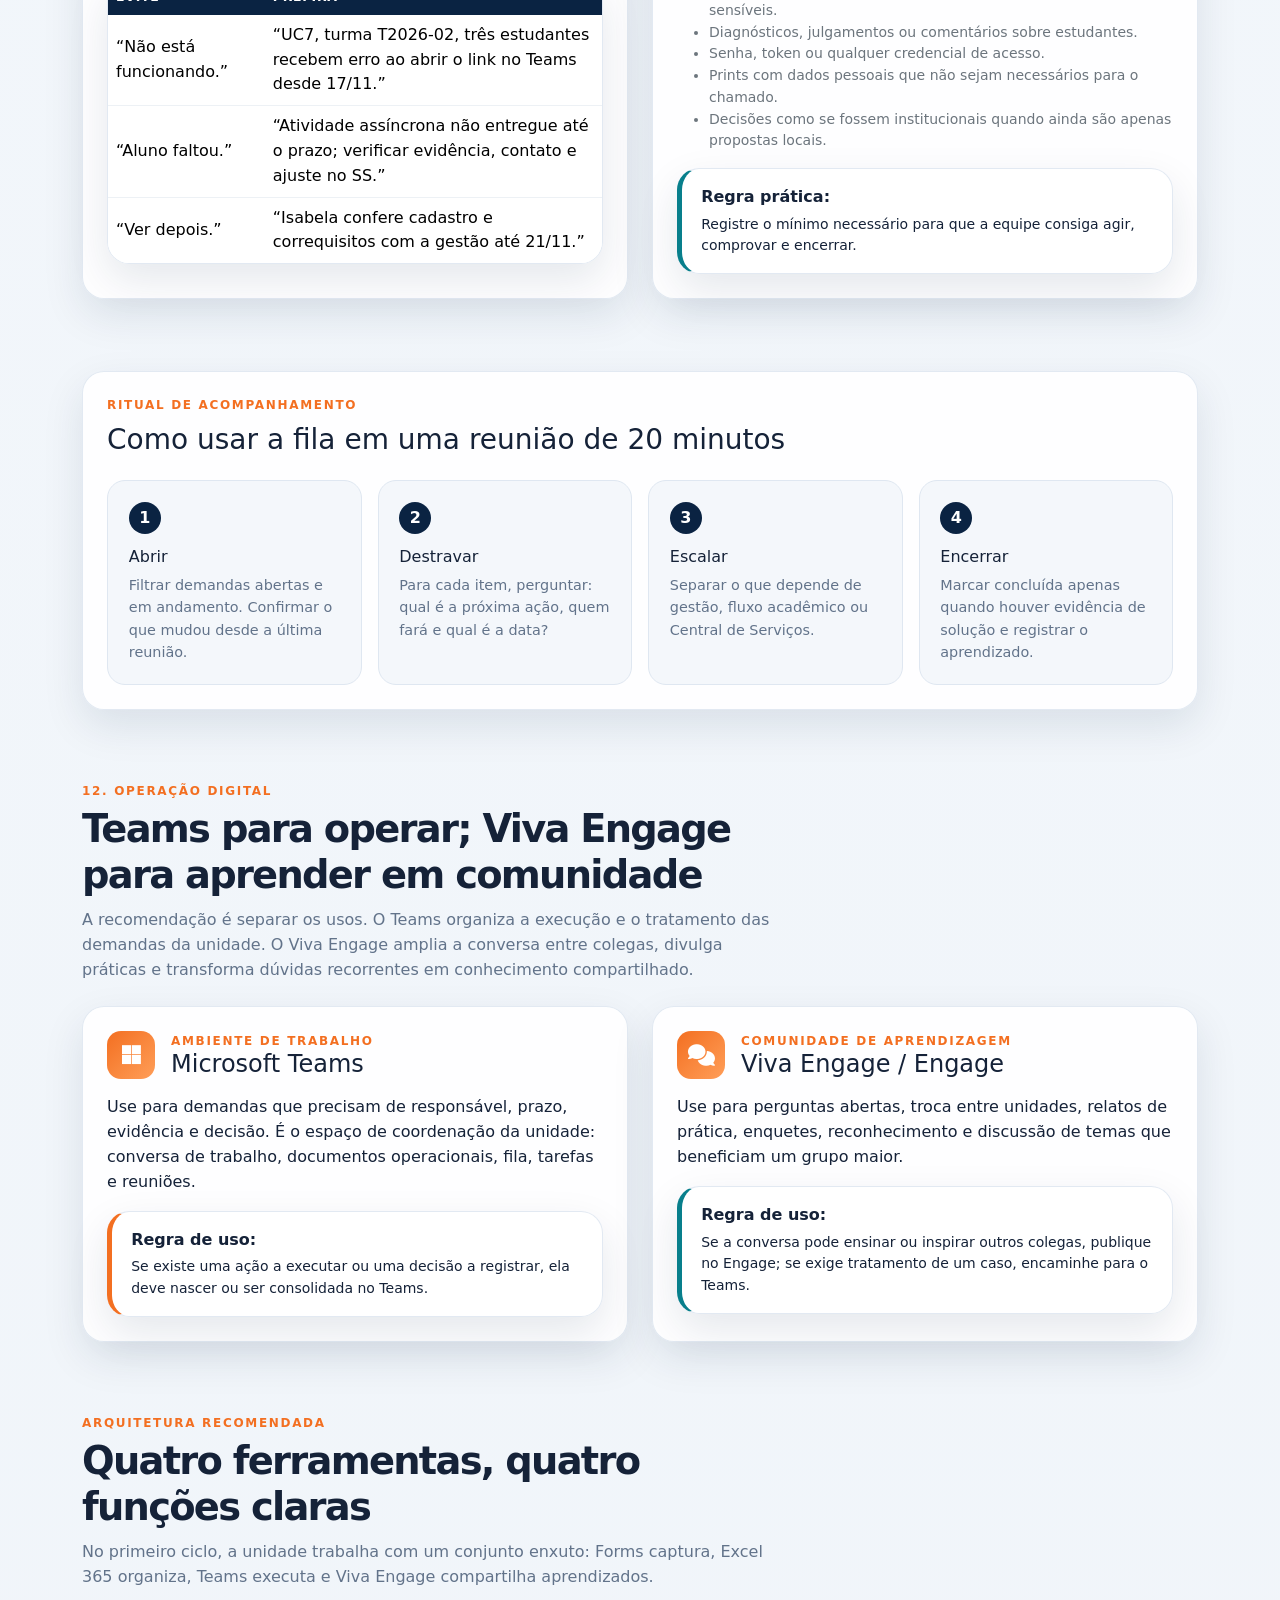
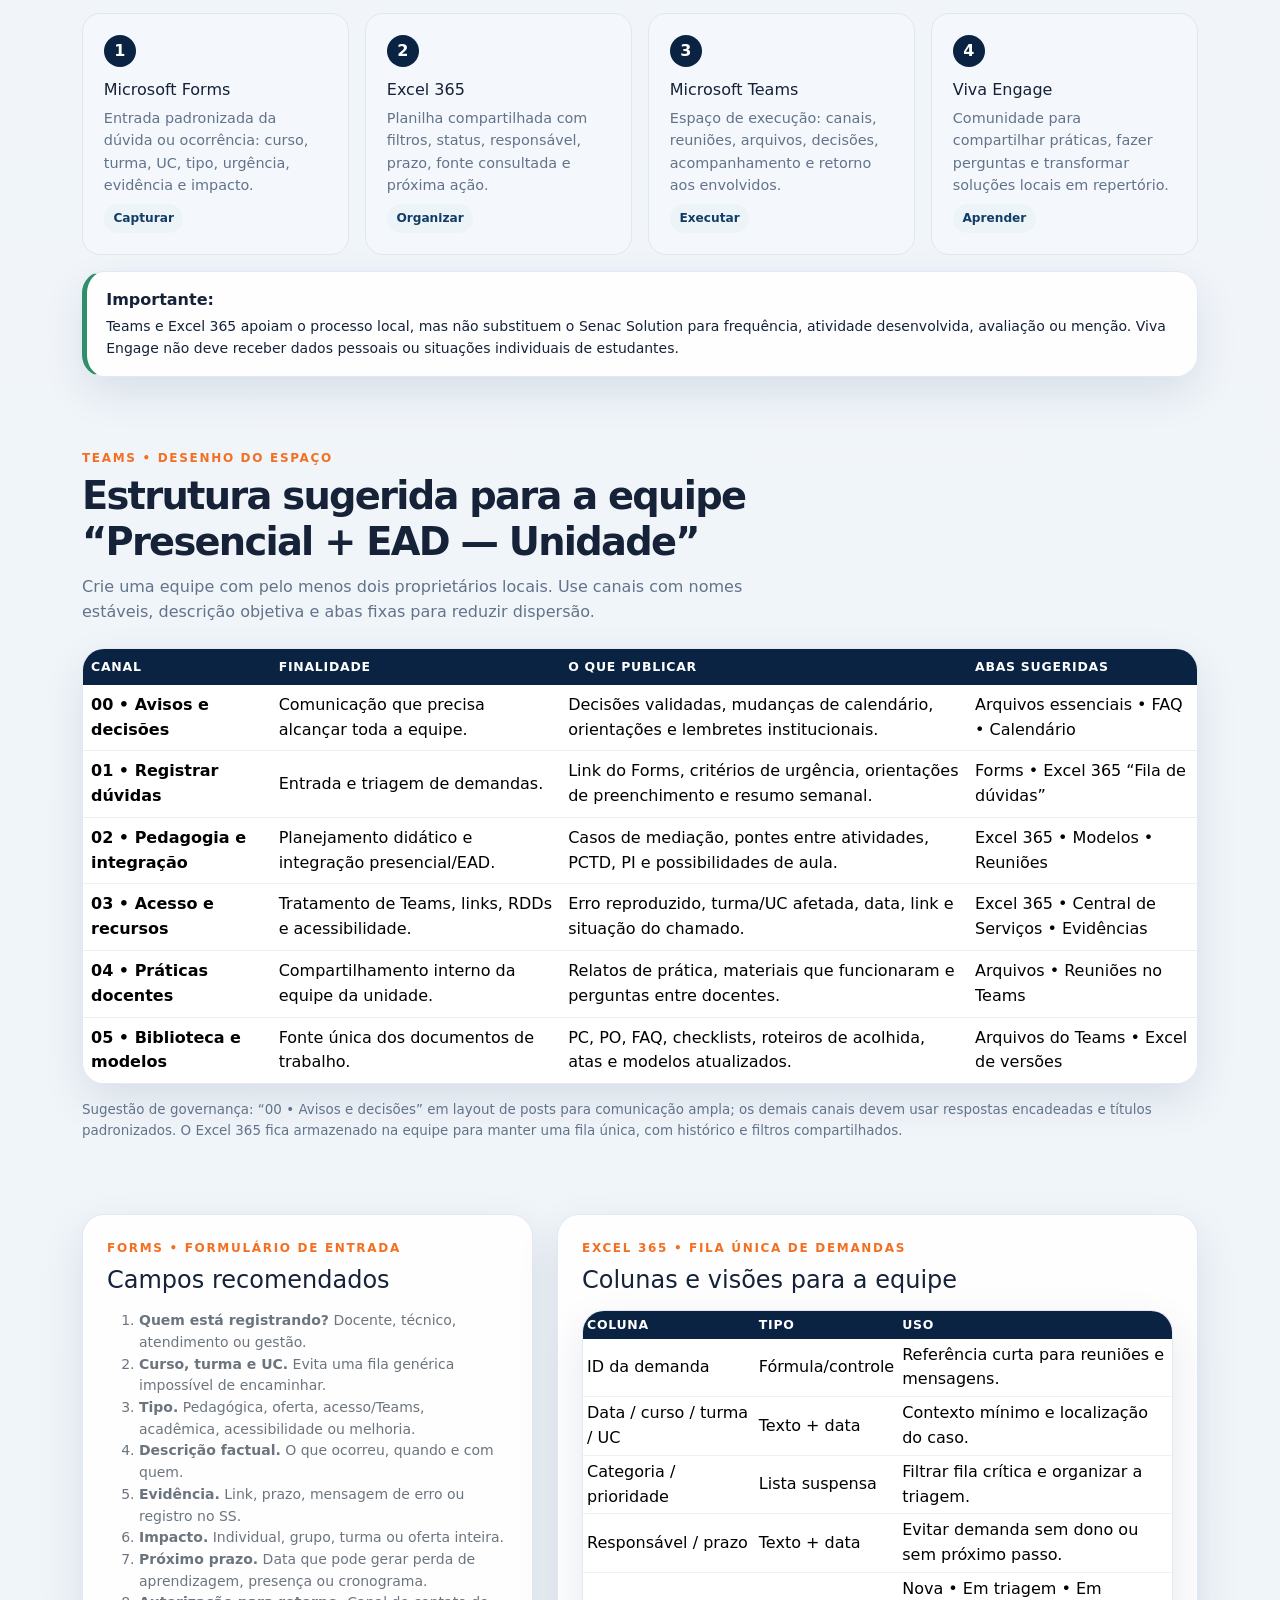
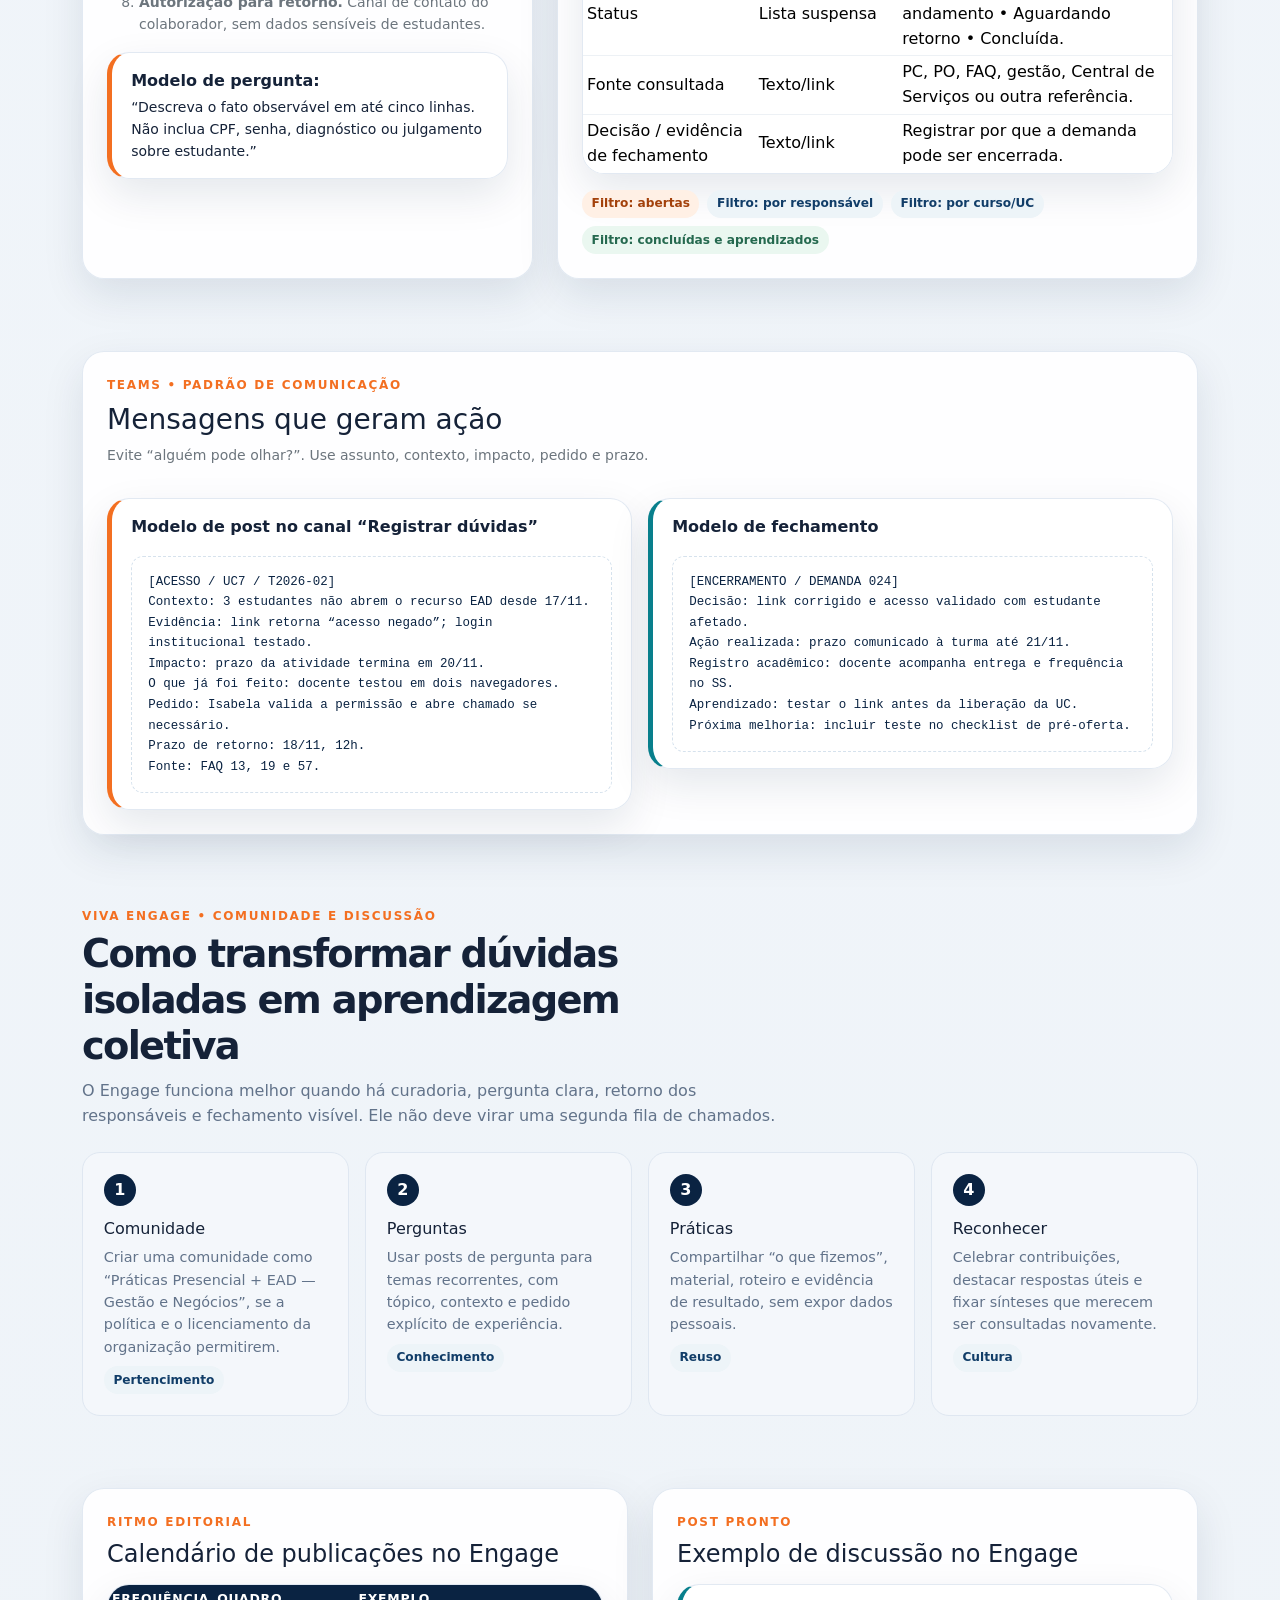
<file: atendimento.html>
<!doctype html>
<html lang="pt-BR">
<head>
    <meta charset="utf-8"><meta name="viewport" content="width=device-width, initial-scale=1">
    <title>Gestão e acompanhamento da oferta | Presencial + EAD</title>
    <link href="https://cdn.jsdelivr.net/npm/bootstrap@5.3.3/dist/css/bootstrap.min.css" rel="stylesheet"><link href="https://cdnjs.cloudflare.com/ajax/libs/font-awesome/6.5.2/css/all.min.css" rel="stylesheet"><link href="styles.css" rel="stylesheet">
</head>
<body>
    <nav class="navbar navbar-expand-lg navbar-dark top-nav fixed-top"><div class="container"><a class="navbar-brand" href="index.html"><i class="fa-solid fa-compass me-2"></i>Guia Presencial + EAD</a><button class="navbar-toggler" type="button" data-bs-toggle="collapse" data-bs-target="#mainNav" aria-label="Abrir menu"><span class="navbar-toggler-icon"></span></button><div class="collapse navbar-collapse" id="mainNav"><ul class="navbar-nav ms-auto align-items-lg-center gap-lg-1"><li class="nav-item"><a class="nav-link" href="index.html">Guia</a></li><li class="nav-item"><a class="nav-link" href="apresentacao.html">Apresentação</a></li><li class="nav-item"><a class="nav-link" href="guia-implementacao.html">Guia de implementação</a></li><li class="nav-item"><a class="nav-link active" href="atendimento.html">Gestão e acompanhamento</a></li><li class="nav-item"><a class="nav-link" href="faq.html">FAQ comentada</a></li><li class="nav-item"><a class="nav-link" href="index.html#catalogo">Cursos</a></li></ul></div></div></nav>

    <main class="page-shell"><div class="container">
        <header class="page-header"><div><div class="eyebrow">Gestão e acompanhamento • Gestão e Negócios</div><h1>Gestão e acompanhamento da oferta</h1><p>Um sistema local para transformar dúvidas, riscos e possibilidades do formato Presencial + EAD em decisões registradas, responsáveis definidos e melhorias acompanhadas ao longo do ciclo.</p></div><div class="d-flex flex-wrap gap-2"><a class="btn btn-senac" href="#fluxo-integrado"><i class="fa-solid fa-diagram-project me-2"></i>Ver fluxo integrado</a><a class="btn btn-soft" href="guia-implementacao.html"><i class="fa-solid fa-list-check me-2"></i>Voltar ao passo a passo</a></div></header>

        <div class="callout callout-blue mb-4"><strong>Escopo e limite.</strong> Este plano organiza a operação local e apoia a interlocução entre equipe técnica, docentes, gestão e estudantes. Não substitui Plano de Curso, Plano de Orientação para Oferta, FAQ institucional, Senac Solution, Central de Serviços ou decisões formais da unidade.</div>
        <div class="callout callout-green mb-4"><strong>Como usar esta página.</strong> Este é o núcleo de gestão e acompanhamento: use o <a href="guia-implementacao.html">Guia de implementação</a> para seguir a sequência operacional e use aqui para governança, triagem, riscos, indicadores, ferramentas e decisões. Nenhuma seção do plano foi removida.</div>

        <section class="section mt-0"><div class="row g-3"><div class="col-md-4"><div class="stat-card"><div class="stat-value">30 / 60 / 90</div><div class="stat-label">dias para preparar, estabilizar e melhorar</div></div></div><div class="col-md-4"><div class="stat-card"><div class="stat-value">6</div><div class="stat-label">etapas do fluxo de atendimento local</div></div></div><div class="col-md-4"><div class="stat-card"><div class="stat-value">3</div><div class="stat-label">camadas de validação por oferta</div></div></div></div></section>

        <section class="section mt-0" id="fluxo-integrado"><div class="section-title"><div class="eyebrow">Mapa de conexão</div><h2>Da oferta ao aprendizado: um fluxo único de implantação</h2><p>Use esta sequência para visualizar como os documentos, ambientes, pessoas e registros se conectam. Cada etapa produz uma evidência que alimenta a próxima decisão.</p></div><div class="flow-shell"><div class="flow-rail"><article class="flow-node flow-orange"><span class="flow-number">01</span><h3>Escolher a oferta</h3><p>Comece pelo catálogo e identifique curso, turma, UC, carga EAD e projeto integrador.</p><span class="chip chip-orange">Catálogo de Cursos</span></article><article class="flow-node flow-orange"><span class="flow-number">02</span><h3>Ler as fontes</h3><p>Confronte PC, PO e FAQ para separar regra institucional, orientação e decisão local.</p><span class="chip chip-orange">PC + PO + FAQ</span></article><article class="flow-node flow-blue"><span class="flow-number">03</span><h3>Preparar a oferta</h3><p>Defina dia EAD, cronograma, correquisitos, cadastro, Teams, acolhida e responsáveis.</p><span class="chip">Checklist pré-oferta</span></article><article class="flow-node flow-blue"><span class="flow-number">04</span><h3>Conectar a aprendizagem</h3><p>Explique a ponte entre recurso EAD, aula presencial, evidência avaliativa e Projeto Integrador.</p><span class="chip">PCTD + mediação</span></article><article class="flow-node flow-blue"><span class="flow-number">05</span><h3>Operar e registrar</h3><p>Liberar, orientar, acompanhar e registrar atividade e frequência no Senac Solution.</p><span class="chip">Teams + SS</span></article><article class="flow-node flow-green"><span class="flow-number">06</span><h3>Tratar sinais</h3><p>Capturar, classificar e decidir sobre acesso, entrega, cronograma ou adaptação pedagógica.</p><span class="chip chip-green">Triagem + RACI</span></article><article class="flow-node flow-green"><span class="flow-number">07</span><h3>Fechar e melhorar</h3><p>Validar checklist, observar indicadores, registrar aprendizados e alimentar o próximo ciclo.</p><span class="chip chip-green">30/60/90 + Engage</span></article></div><div class="flow-caption"><strong>O ciclo não termina no fechamento:</strong><span>demanda registrada</span><span class="flow-arrow">→</span><span>decisão com responsável</span><span class="flow-arrow">→</span><span>evidência de solução</span><span class="flow-arrow">→</span><span>melhoria incorporada</span><span class="flow-arrow">↺</span><span>volta ao catálogo e às fontes</span></div><div class="flow-layers"><div class="flow-layer"><strong><i class="fa-solid fa-book-open me-1"></i>Fonte de verdade</strong><span>PC, PO e FAQ orientam o desenho e evitam decisões contraditórias.</span></div><div class="flow-layer"><strong><i class="fa-solid fa-gears me-1"></i>Camada de execução</strong><span>Teams coordena a operação; Senac Solution registra a vida acadêmica.</span></div><div class="flow-layer"><strong><i class="fa-solid fa-arrows-rotate me-1"></i>Camada de aprendizagem</strong><span>Checklists, painel, Engage e roadmap transformam ocorrências em melhoria.</span></div></div></div></section>

        <section class="section"><div class="section-title"><div class="eyebrow">1. Direcionamento</div><h2>O que este plano precisa garantir</h2><p>O sucesso não é apenas disponibilizar o link EAD. É assegurar que a jornada esteja compreensível, pedagogicamente integrada, registrável no sistema e acompanhada pela unidade.</p></div><div class="row g-3"><div class="col-md-6 col-xl-3"><div class="surface h-100"><div class="course-icon mb-3"><i class="fa-solid fa-compass-drafting"></i></div><h3 class="h5">Clareza</h3><p class="small text-secondary mb-0">Cada público sabe o que fazer, onde acessar, qual é o prazo e qual evidência será considerada.</p></div></div><div class="col-md-6 col-xl-3"><div class="surface h-100"><div class="course-icon mb-3"><i class="fa-solid fa-link"></i></div><h3 class="h5">Integração</h3><p class="small text-secondary mb-0">A atividade presencial, o recurso EAD e o projeto formativo se conectam por uma intenção pedagógica explícita.</p></div></div><div class="col-md-6 col-xl-3"><div class="surface h-100"><div class="course-icon mb-3"><i class="fa-solid fa-shield-halved"></i></div><h3 class="h5">Conformidade</h3><p class="small text-secondary mb-0">PC, PO, FAQ, cadastro, Teams e Senac Solution permanecem coerentes entre si.</p></div></div><div class="col-md-6 col-xl-3"><div class="surface h-100"><div class="course-icon mb-3"><i class="fa-solid fa-arrows-to-circle"></i></div><h3 class="h5">Permanência</h3><p class="small text-secondary mb-0">Sinais de dificuldade são identificados cedo e tratados com orientação, feedback e encaminhamento.</p></div></div></div></section>

        <section class="section"><div class="section-title"><div class="eyebrow">2. Governança local</div><h2>Quem decide, quem executa e quem precisa ser informado</h2><p>Arranjo local sugerido para a unidade. Ajuste nomes e responsabilidades com a gestão; as letras não substituem fluxos formais.</p></div><div class="row g-3"><div class="col-lg-6"><div class="surface h-100"><div class="eyebrow">Pontos focais</div><div class="d-flex gap-3 mt-3"><div class="resource-icon flex-shrink-0"><i class="fa-solid fa-diagram-project"></i></div><div><h3 class="h5 mb-1">Isabela Mesa</h3><p class="small text-secondary mb-0"><strong>Técnica da Área de GN.</strong> Referência para oferta, cronograma, cadastro, articulação com a equipe e encaminhamento das demandas.</p></div></div><div class="d-flex gap-3 mt-4"><div class="resource-icon flex-shrink-0"><i class="fa-solid fa-chalkboard-user"></i></div><div><h3 class="h5 mb-1">Leandro Pereira</h3><p class="small text-secondary mb-0"><strong>Docente de GN.</strong> Referência para integração didática, mediação, situação de aprendizagem, avaliação formativa e conexão entre presencial, EAD e projeto.</p></div></div></div></div><div class="col-lg-6"><div class="surface h-100"><div class="eyebrow">Demais atores</div><div class="d-flex gap-3 mt-3"><div class="resource-icon flex-shrink-0"><i class="fa-solid fa-people-roof"></i></div><div><h3 class="h5 mb-1">Gestão da unidade</h3><p class="small text-secondary mb-0">Aprova arranjos locais, acompanha riscos e garante condições para a operação.</p></div></div><div class="d-flex gap-3 mt-3"><div class="resource-icon flex-shrink-0"><i class="fa-solid fa-person-chalkboard"></i></div><div><h3 class="h5 mb-1">Docentes</h3><p class="small text-secondary mb-0">Planejam, mediam, registram, avaliam e acionam estudantes conforme PC, PO e FAQ.</p></div></div><div class="d-flex gap-3 mt-3"><div class="resource-icon flex-shrink-0"><i class="fa-solid fa-clipboard-user"></i></div><div><h3 class="h5 mb-1">Secretaria e atendimento</h3><p class="small text-secondary mb-0">Apoiam orientações acadêmicas, cadastro, matrícula e encaminhamentos do estudante.</p></div></div></div></div></div></section>

        <section class="section"><div class="surface"><div class="eyebrow">Matriz RACI local sugerida</div><h2 class="h3 mt-2">Uma visão única sobre as entregas críticas</h2><p class="small text-secondary">R = executa; A = responde pela decisão; C = consultado; I = informado. A matriz deve ser confirmada pela gestão da unidade.</p><div class="table-shell mt-3"><table class="table align-middle"><thead><tr><th>Entrega / decisão</th><th>Gestão</th><th>Isabela</th><th>Leandro</th><th>Docente</th><th>Atendimento</th></tr></thead><tbody><tr><td>Definir calendário, dia EAD e cadastro da oferta</td><td class="text-center">A</td><td class="text-center">R</td><td class="text-center">C</td><td class="text-center">C</td><td class="text-center">I</td></tr><tr><td>Validar PC, PO, FAQ e desenho pedagógico</td><td class="text-center">A</td><td class="text-center">R</td><td class="text-center">R</td><td class="text-center">C</td><td class="text-center">I</td></tr><tr><td>Organizar Teams e liberar atividades</td><td class="text-center">I</td><td class="text-center">C</td><td class="text-center">C</td><td class="text-center">R</td><td class="text-center">I</td></tr><tr><td>Registrar atividade e frequência no SS</td><td class="text-center">I</td><td class="text-center">C</td><td class="text-center">C</td><td class="text-center">R</td><td class="text-center">I</td></tr><tr><td>Tratar risco de acesso, ausência ou não entrega</td><td class="text-center">A</td><td class="text-center">R</td><td class="text-center">C</td><td class="text-center">R</td><td class="text-center">C</td></tr><tr><td>Fechar UC e registrar aprendizados</td><td class="text-center">A</td><td class="text-center">R</td><td class="text-center">C</td><td class="text-center">R</td><td class="text-center">I</td></tr></tbody></table></div></div></section>

        <section class="section"><div class="section-title"><div class="eyebrow">3. Modelo operacional</div><h2>Da dúvida ao encerramento: seis etapas controláveis</h2><p>Todo atendimento deve deixar uma saída verificável: orientação, registro, encaminhamento, decisão ou melhoria incorporada.</p></div><div class="row g-3"><div class="col-md-6 col-xl-4"><div class="step-card h-100"><div class="step-number">1</div><h3>Capturar</h3><p>Ouvir a demanda sem antecipar solução. Registrar título, turma, UC, perfil afetado, data e evidência disponível.</p><span class="chip mt-2">Entrada estruturada</span></div></div><div class="col-md-6 col-xl-4"><div class="step-card h-100"><div class="step-number">2</div><h3>Classificar</h3><p>Identificar se é dúvida pedagógica, oferta, acesso, registro acadêmico, acessibilidade ou possibilidade de melhoria.</p><span class="chip mt-2">Tipo + urgência</span></div></div><div class="col-md-6 col-xl-4"><div class="step-card h-100"><div class="step-number">3</div><h3>Verificar</h3><p>Conferir PC, PO, FAQ e contexto local antes de orientar. Separar regra institucional de decisão local.</p><span class="chip mt-2">Fonte consultada</span></div></div><div class="col-md-6 col-xl-4"><div class="step-card h-100"><div class="step-number">4</div><h3>Decidir</h3><p>Definir próximo passo, responsável, prazo e canal. Quando necessário, escalar para gestão ou Central de Serviços.</p><span class="chip mt-2">Responsável definido</span></div></div><div class="col-md-6 col-xl-4"><div class="step-card h-100"><div class="step-number">5</div><h3>Acompanhar</h3><p>Revisar pendências em reunião curta semanal e monitorar sinais de risco, sem esperar o fechamento da UC.</p><span class="chip mt-2">Ritmo de gestão</span></div></div><div class="col-md-6 col-xl-4"><div class="step-card h-100"><div class="step-number">6</div><h3>Aprender</h3><p>Encerrar a demanda com evidência da solução e registrar o que deve ser alterado no próximo ciclo.</p><span class="chip mt-2">Melhoria contínua</span></div></div></div></section>

        <section class="section"><div class="surface"><div class="eyebrow">Critério de priorização</div><h2 class="h3 mt-2">O que entra primeiro na fila?</h2><p class="small text-secondary">A classificação abaixo é uma referência de gestão local. Não cria SLA institucional; serve para organizar a resposta da equipe.</p><div class="table-shell mt-3"><table class="table align-middle"><thead><tr><th>Nível</th><th>Exemplo</th><th>Tratamento local sugerido</th><th>Evidência de encerramento</th></tr></thead><tbody><tr><td><span class="chip chip-orange">Crítico</span></td><td>Turma inteira sem acesso ao recurso ou risco de perda de prazo.</td><td>Acionar ponto focal no mesmo ciclo; se técnico, abrir chamado pela unidade e comunicar a turma.</td><td>Orientação publicada, chamado registrado ou solução alternativa validada.</td></tr><tr><td><span class="chip">Alto</span></td><td>Docente sem clareza sobre registro, frequência, correquisito ou avaliação.</td><td>Revisar PC/PO/FAQ com ponto focal e alinhar antes do próximo encontro.</td><td>Decisão documentada e aplicação conferida no SS/Teams.</td></tr><tr><td><span class="chip">Moderado</span></td><td>Dúvida individual de acesso, prazo ou entrega.</td><td>Orientar estudante e observar recorrência na turma.</td><td>Estudante consegue executar ou encaminhamento formal realizado.</td></tr><tr><td><span class="chip chip-green">Melhoria</span></td><td>Ideia de oficina, material de acolhida ou ajuste de comunicação.</td><td>Registrar no backlog e priorizar na reunião de fechamento.</td><td>Melhoria incorporada, testada ou justificada.</td></tr></tbody></table></div></div></section>

        <section class="section"><div class="section-title"><div class="eyebrow">4. Roadmap de implementação</div><h2>Plano de 30, 60 e 90 dias</h2><p>O calendário abaixo separa preparação, estabilização e institucionalização. As datas podem ser deslocadas conforme o calendário da unidade.</p></div><div class="row g-3"><div class="col-lg-4"><div class="surface h-100"><span class="chip chip-orange">Dias 0–30 • Preparar</span><h3 class="h4 mt-3">Criar condição de funcionamento</h3><ul class="small text-secondary"><li>Confirmar títulos, turmas, PC, PO e FAQ de referência.</li><li>Definir ponto focal, suplência, canal e rotina de reunião.</li><li>Revisar dia EAD, cadastro, cronograma e correquisitos.</li><li>Conferir Teams, ambientação, módulos e links.</li><li>Produzir roteiro de acolhida e mensagem inicial à turma.</li></ul><div class="callout mt-3"><strong>Entrega do ciclo:</strong><br><span class="small">Mapa de oferta validado + pacote de comunicação + riscos iniciais.</span></div></div></div><div class="col-lg-4"><div class="surface h-100"><span class="chip">Dias 31–60 • Estabilizar</span><h3 class="h4 mt-3">Acompanhar o uso real</h3><ul class="small text-secondary"><li>Realizar reunião curta semanal de pendências e riscos.</li><li>Monitorar acesso, entrega, frequência e dúvidas recorrentes.</li><li>Observar a integração entre aula EAD, presencial e PI.</li><li>Registrar chamados e decisões com fonte consultada.</li><li>Reforçar orientação individual antes do risco acadêmico.</li></ul><div class="callout callout-blue mt-3"><strong>Entrega do ciclo:</strong><br><span class="small">Painel de demandas atualizado + primeiros indicadores + correções rápidas.</span></div></div></div><div class="col-lg-4"><div class="surface h-100"><span class="chip chip-green">Dias 61–90 • Melhorar</span><h3 class="h4 mt-3">Consolidar o modelo</h3><ul class="small text-secondary"><li>Comparar ocorrências entre títulos e turmas.</li><li>Identificar gargalos de acesso, registro e comunicação.</li><li>Atualizar roteiros, checklists e biblioteca da unidade.</li><li>Compartilhar práticas docentes que funcionaram.</li><li>Formalizar prioridades do próximo ciclo.</li></ul><div class="callout callout-green mt-3"><strong>Entrega do ciclo:</strong><br><span class="small">Relato de aprendizados + backlog priorizado + plano do próximo ciclo.</span></div></div></div></div></section>

        <section class="section"><div class="section-title"><div class="eyebrow">5. Painel de acompanhamento</div><h2>Indicadores para saber se a implantação está viva</h2><p>Os cartões abaixo combinam dados locais registrados nesta página e indicadores de observação. Não são números institucionais prontos; são um modelo para a unidade acompanhar tendência.</p></div><div class="row g-3"><div class="col-sm-6 col-lg-3"><div class="stat-card"><div class="stat-value" data-demand-metric="open">0</div><div class="stat-label">demandas abertas no painel local</div></div></div><div class="col-sm-6 col-lg-3"><div class="stat-card"><div class="stat-value" data-demand-metric="progress">0</div><div class="stat-label">demandas em andamento</div></div></div><div class="col-sm-6 col-lg-3"><div class="stat-card"><div class="stat-value" data-demand-metric="done">0</div><div class="stat-label">demandas concluídas</div></div></div><div class="col-sm-6 col-lg-3"><div class="stat-card"><div class="stat-value" data-demand-metric="checklist">0%</div><div class="stat-label">checklist de atendimento concluído</div></div></div></div><div class="table-shell mt-3"><table class="table align-middle"><thead><tr><th>Indicador</th><th>Como observar</th><th>Sinal de atenção</th><th>Decisão possível</th></tr></thead><tbody><tr><td>Acesso ao EAD</td><td>Relatos de login, link quebrado, equipe ou recurso indisponível.</td><td>Mais de uma pessoa ou turma afetada pelo mesmo motivo.</td><td>Testar em conjunto, abrir chamado pela unidade e comunicar orientação única.</td></tr><tr><td>Entrega e frequência</td><td>Atividades entregues no prazo e presença ajustada no SS.</td><td>Faltas consecutivas, mais de 20% de faltas ou padrão de não entrega.</td><td>Acionar estudante, orientar recuperação e revisar clareza dos combinados.</td></tr><tr><td>Integração pedagógica</td><td>Docente consegue explicar a ponte entre recurso EAD e aula presencial.</td><td>Atividade tratada como conteúdo isolado ou liberada sem contexto.</td><td>Revisar PCTD, sequência da UC e situação de aprendizagem.</td></tr><tr><td>Prontidão local</td><td>Checklist pré-oferta concluído antes do primeiro encontro.</td><td>Equipe depende de improviso para acessar, cadastrar ou comunicar.</td><td>Reabrir o ciclo de preparação e envolver gestão da unidade.</td></tr></tbody></table></div></section>

        <section class="section"><div class="surface"><div class="eyebrow">6. Registro de riscos</div><h2 class="h3 mt-2">Antecipar é melhor que remediar</h2><div class="table-shell mt-3"><table class="table align-middle"><thead><tr><th>Risco</th><th>Probabilidade</th><th>Impacto</th><th>Prevenção</th><th>Resposta</th></tr></thead><tbody><tr><td>Estudante não sabe onde acessar</td><td><span class="chip">Média</span></td><td>Alto</td><td>Acolhida guiada, teste do link e orientação sobre login institucional.</td><td>Atendimento individual, oficina de Teams quando pertinente e chamado pela unidade.</td></tr><tr><td>Dia EAD não aparece coerente no cronograma</td><td><span class="chip chip-orange">Alta</span></td><td>Alto</td><td>Revisão conjunta de cadastro, calendário e comunicação antes da oferta.</td><td>Alinhar gestão e técnico, comunicar mudança com antecedência e registrar justificativa.</td></tr><tr><td>Frequência não atualizada no SS</td><td><span class="chip">Média</span></td><td>Alto</td><td>Rotina de registro no dia da atividade e revisão semanal.</td><td>Corrigir registros, acompanhar estudante e revisar listas antes do fechamento.</td></tr><tr><td>EAD desconectado do presencial</td><td><span class="chip">Média</span></td><td>Moderado</td><td>Planejar a ponte entre recurso, evidência, discussão e aplicação.</td><td>Replanejar dentro da UC, preservando recursos institucionais e objetivos.</td></tr><tr><td>Demanda sem responsável</td><td><span class="chip">Média</span></td><td>Moderado</td><td>Registrar owner, próxima ação e status no painel local.</td><td>Revisar a fila na reunião semanal e escalar quando necessário.</td></tr></tbody></table></div></div></section>

        <section class="section"><div class="section-title"><div class="eyebrow">7. Comunicação</div><h2>Mensagens diferentes para públicos diferentes</h2></div><div class="table-shell"><table class="table align-middle"><thead><tr><th>Público</th><th>Momento</th><th>Mensagem mínima</th><th>Responsável local</th></tr></thead><tbody><tr><td>Gestão</td><td>Antes da oferta e a cada 30 dias</td><td>Riscos, decisões, pendências, indicadores e necessidades de apoio.</td><td>Isabela + pontos focais</td></tr><tr><td>Docentes</td><td>Antes de cada UC</td><td>Objetivo, sequência, recurso EAD, ponte presencial, evidência e registro.</td><td>Leandro + docente responsável</td></tr><tr><td>Estudantes</td><td>Acolhida, abertura e lembrete de prazo</td><td>Onde acessar, login, prazo, entrega/autodeclaração, frequência e canal de ajuda.</td><td>Docente + atendimento</td></tr><tr><td>Secretaria / atendimento</td><td>Quando houver mudança ou ocorrência acadêmica</td><td>Fluxo correto, informação confirmada e próximo encaminhamento.</td><td>Isabela</td></tr></tbody></table></div></section>

        <section class="section" id="triagem"><div class="section-title"><div class="eyebrow">8. Triagem guiada</div><h2>Use o cenário para iniciar a conversa</h2><p>Escolha o caso mais próximo e siga a sequência como roteiro inicial. Depois, registre a demanda no painel local.</p></div><div class="row g-3 align-items-stretch"><div class="col-lg-4"><div class="surface h-100 d-grid gap-2"><button class="btn btn-soft text-start" data-scenario="acesso"><i class="fa-solid fa-key me-2"></i>Problema de acesso EAD</button><button class="btn btn-soft text-start" data-scenario="falta"><i class="fa-solid fa-user-clock me-2"></i>Atividade não entregue</button><button class="btn btn-soft text-start" data-scenario="cronograma"><i class="fa-solid fa-calendar-days me-2"></i>Dúvida de cronograma</button><button class="btn btn-soft text-start" data-scenario="pedagogica"><i class="fa-solid fa-chalkboard-user me-2"></i>Adaptação pedagógica</button></div></div><div class="col-lg-8"><div class="surface h-100" data-scenario-output><div class="eyebrow">Selecione um cenário</div><h3 class="mt-2">Transforme a dúvida em próximo passo.</h3><p class="mb-0 text-secondary">A sequência será exibida aqui e pode ser usada para orientar a conversa com o colega ou com a turma.</p></div></div></div></section>

        <section class="section"><div class="section-title"><div class="eyebrow">9. Checklists de controle</div><h2>Três momentos, três validações</h2><p>Os estados ficam salvos neste navegador. Use a versão oficial dos documentos para confirmar qualquer requisito institucional.</p></div><div class="row g-4"><div class="col-lg-4"><div class="surface h-100"><div class="d-flex justify-content-between align-items-center"><h3 class="h5 mb-0">Pré-oferta</h3><span class="chip" data-checklist-progress="preoferta">0/10</span></div><div class="metric-bar my-3"><span data-checklist-bar="preoferta" style="width:0"></span></div><ul class="checklist" data-checklist="preoferta"><li><label><input type="checkbox"><span>PC, PO e FAQ disponíveis</span></label></li><li><label><input type="checkbox"><span>Escopo e turmas confirmados</span></label></li><li><label><input type="checkbox"><span>Dia fixo EAD definido</span></label></li><li><label><input type="checkbox"><span>Cadastro de oferta revisado</span></label></li><li><label><input type="checkbox"><span>Correquisitos conferidos</span></label></li><li><label><input type="checkbox"><span>Teams e ambientação conferidos</span></label></li><li><label><input type="checkbox"><span>Link EAD testado</span></label></li><li><label><input type="checkbox"><span>Roteiro de acolhida pronto</span></label></li><li><label><input type="checkbox"><span>Responsáveis definidos</span></label></li><li><label><input type="checkbox"><span>Riscos iniciais registrados</span></label></li></ul><button class="btn btn-sm btn-soft" data-checklist-reset="preoferta">Limpar</button></div></div><div class="col-lg-4"><div class="surface h-100"><div class="d-flex justify-content-between align-items-center"><h3 class="h5 mb-0">Acompanhamento</h3><span class="chip" data-checklist-progress="acompanhamento">0/8</span></div><div class="metric-bar my-3"><span data-checklist-bar="acompanhamento" style="width:0"></span></div><ul class="checklist" data-checklist="acompanhamento"><li><label><input type="checkbox"><span>Atividade liberada no prazo</span></label></li><li><label><input type="checkbox"><span>Ponte presencial comunicada</span></label></li><li><label><input type="checkbox"><span>Entregas acompanhadas</span></label></li><li><label><input type="checkbox"><span>Feedback realizado</span></label></li><li><label><input type="checkbox"><span>Frequência revisada no SS</span></label></li><li><label><input type="checkbox"><span>Estudantes em risco acionados</span></label></li><li><label><input type="checkbox"><span>Chamados técnicos registrados</span></label></li><li><label><input type="checkbox"><span>Pendências atualizadas no painel</span></label></li></ul><button class="btn btn-sm btn-soft" data-checklist-reset="acompanhamento">Limpar</button></div></div><div class="col-lg-4"><div class="surface h-100"><div class="d-flex justify-content-between align-items-center"><h3 class="h5 mb-0">Fechamento</h3><span class="chip" data-checklist-progress="fechamento">0/8</span></div><div class="metric-bar my-3"><span data-checklist-bar="fechamento" style="width:0"></span></div><ul class="checklist" data-checklist="fechamento"><li><label><input type="checkbox"><span>Listas presencial e EAD conferidas</span></label></li><li><label><input type="checkbox"><span>Frequência total revisada</span></label></li><li><label><input type="checkbox"><span>Menção na linha correta</span></label></li><li><label><input type="checkbox"><span>Recuperação encaminhada</span></label></li><li><label><input type="checkbox"><span>Demandas encerradas ou escaladas</span></label></li><li><label><input type="checkbox"><span>Riscos atualizados</span></label></li><li><label><input type="checkbox"><span>Aprendizado da UC registrado</span></label></li><li><label><input type="checkbox"><span>Próxima ação definida</span></label></li></ul><button class="btn btn-sm btn-soft" data-checklist-reset="fechamento">Limpar</button></div></div></div></section>

        <section class="section"><div class="row g-4"><div class="col-lg-5"><div class="surface h-100"><div class="eyebrow">10. Controle local</div><h2 class="h4 mt-2">Registro de demandas</h2><p class="small text-secondary">O painel fica salvo somente neste navegador. Não registre dados pessoais sensíveis; use turma, UC e uma descrição operacional.</p><form class="row g-2 mb-3" data-demand-form><div class="col-12"><label class="visually-hidden">Demanda</label><input class="form-control" name="topic" placeholder="Ex.: estudantes sem acesso à UC 7" required></div><div class="col-6"><label class="visually-hidden">Tipo</label><select class="form-select" name="category"><option>Pedagógica</option><option>Oferta</option><option>Acesso / Teams</option><option>Registro acadêmico</option><option>Acessibilidade</option><option>Melhoria</option></select></div><div class="col-6"><label class="visually-hidden">Responsável</label><select class="form-select" name="owner"><option>Isabela</option><option>Leandro</option><option>Docente</option><option>Unidade</option></select></div><div class="col-6"><label class="visually-hidden">Status</label><select class="form-select" name="status"><option>Aberta</option><option>Em andamento</option><option>Concluída</option></select></div><div class="col-6"><label class="visually-hidden">Próxima ação</label><input class="form-control" name="nextAction" placeholder="Próxima ação"></div><div class="col-12 d-grid"><button class="btn btn-senac" type="submit"><i class="fa-solid fa-plus me-2"></i>Registrar demanda</button></div></form><button class="btn btn-sm btn-soft" data-demand-clear>Limpar registros locais</button></div></div><div class="col-lg-7"><div class="surface h-100"><div class="d-flex justify-content-between align-items-center gap-2 flex-wrap"><div><div class="eyebrow">Fila de acompanhamento</div><h2 class="h4 mt-2">Demandas em curso</h2></div><span class="chip chip-orange" data-demand-count>0 registros</span></div><div class="table-shell mt-3"><table class="table demand-table"><thead><tr><th>Data</th><th>Demanda</th><th>Tipo</th><th>Responsável</th><th>Status</th><th>Próximo passo</th><th></th></tr></thead><tbody data-demand-body></tbody></table></div></div></div></div></section>

        <section class="section"><div class="surface"><div class="eyebrow">Fechamento executivo</div><h2 class="h3 mt-2">Perguntas para a reunião mensal</h2><div class="row g-3 mt-1"><div class="col-md-4"><div class="callout"><strong>O que está funcionando?</strong><p class="small mb-0 mt-2">Qual recurso, orientação ou prática reduziu dúvidas ou aumentou a participação?</p></div></div><div class="col-md-4"><div class="callout callout-blue"><strong>Onde está o risco?</strong><p class="small mb-0 mt-2">Que turma, UC, fluxo ou perfil precisa de intervenção antes do próximo ciclo?</p></div></div><div class="col-md-4"><div class="callout callout-green"><strong>O que será alterado?</strong><p class="small mb-0 mt-2">Qual decisão tem responsável, prazo e evidência para ser considerada implementada?</p></div></div></div></div></section>
        <section class="section"><div class="section-title"><div class="eyebrow">11. Manual de registro</div><h2>Como transformar uma dúvida em uma demanda útil</h2><p>Um bom registro permite que outra pessoa entenda o contexto sem precisar refazer a conversa. Escreva fatos observáveis, impacto, evidência e próxima ação.</p></div><div class="row g-4"><div class="col-lg-5"><div class="surface h-100"><div class="eyebrow">Anatomia do registro</div><h3 class="h4 mt-2">Cinco campos que dão qualidade à fila</h3><div class="d-grid gap-3 mt-3"><div class="callout"><strong>Contexto</strong><p class="small mb-0 mt-1">Título, turma, UC, momento do ciclo e perfil afetado.</p></div><div class="callout"><strong>Evidência</strong><p class="small mb-0 mt-1">Link, mensagem de erro, prazo, registro no Teams ou conferência no SS.</p></div><div class="callout"><strong>Impacto</strong><p class="small mb-0 mt-1">Quem está impedido de avançar e qual risco existe se nada for feito.</p></div><div class="callout"><strong>Próxima ação</strong><p class="small mb-0 mt-1">Verbo + responsável + prazo: “Isabela valida o cadastro até sexta”.</p></div><div class="callout callout-green"><strong>Saída esperada</strong><p class="small mb-0 mt-1">Como saberemos que a demanda foi realmente resolvida.</p></div></div></div></div><div class="col-lg-7"><div class="surface h-100"><div class="eyebrow">Exemplos completos</div><h3 class="h4 mt-2">Modelos prontos para adaptar</h3><div class="accordion mt-3" id="examplesAccordion"><details class="faq-item" open><summary><span class="faq-number">01</span>Acesso ao recurso EAD</summary><div class="faq-body"><p class="small mb-2"><strong>Demanda:</strong> “Turma T2026-02, UC7, três estudantes não conseguem abrir o recurso da aula EAD no Teams desde 17/11. O link aparece, mas retorna erro de acesso. O prazo da atividade termina em 20/11.”</p><p class="small mb-2"><strong>Classificação:</strong> Acesso / Teams • <strong>Responsável:</strong> Isabela • <strong>Status:</strong> Aberta</p><p class="small mb-0"><strong>Próxima ação:</strong> “Validar login institucional e permissão do link com um estudante afetado; se persistir, abrir chamado da unidade com turma, UC, URL e captura do erro; comunicar prazo alternativo à turma se necessário.”</p></div></details><details class="faq-item"><summary><span class="faq-number">02</span>Não entrega e risco de frequência</summary><div class="faq-body"><p class="small mb-2"><strong>Demanda:</strong> “Na UC2, quatro estudantes não entregaram a atividade assíncrona no prazo combinado. Dois já acumulam faltas presenciais e EAD. A atividade é necessária para a discussão presencial da próxima aula.”</p><p class="small mb-2"><strong>Classificação:</strong> Pedagógica • <strong>Responsável:</strong> Leandro • <strong>Status:</strong> Em andamento</p><p class="small mb-0"><strong>Próxima ação:</strong> “Conferir evidência e prazo no Teams, acionar estudantes individualmente, registrar frequência no SS conforme realização e combinar recuperação durante a UC, preservando o objetivo da atividade.”</p></div></details><details class="faq-item"><summary><span class="faq-number">03</span>Sobreposição no cronograma</summary><div class="faq-body"><p class="small mb-2"><strong>Demanda:</strong> “A abertura da UC9 coincide com o encerramento da UC7 e o dia fixo EAD não aparece no cadastro da nova turma. Há risco de quebrar a sequência do PI e atrasar a oferta.”</p><p class="small mb-2"><strong>Classificação:</strong> Oferta • <strong>Responsável:</strong> Isabela • <strong>Status:</strong> Aberta</p><p class="small mb-0"><strong>Próxima ação:</strong> “Conferir PC, PO, correquisitos, ficha técnica e cadastro; propor ajuste à gestão; comunicar a turma somente após decisão validada e registrar a justificativa operacional.”</p></div></details></div></div></div></div></section>

        <section class="section"><div class="surface"><div class="eyebrow">Modelos de preenchimento rápido</div><h2 class="h3 mt-2">Comece por um caso próximo e personalize os detalhes</h2><p class="small text-secondary">Os botões abaixo preenchem o formulário local com um exemplo. Revise turma, UC, prazo e evidência antes de registrar.</p><div class="row g-3 mt-1"><div class="col-md-4"><button class="resource-card w-100 text-start border-0" type="button" data-demand-preset="access"><span class="resource-icon"><i class="fa-solid fa-key"></i></span><span><h3>Acesso / Teams</h3><p>Link, login, erro e encaminhamento técnico.</p></span></button></div><div class="col-md-4"><button class="resource-card w-100 text-start border-0" type="button" data-demand-preset="attendance"><span class="resource-icon"><i class="fa-solid fa-user-clock"></i></span><span><h3>Entrega e frequência</h3><p>Não entrega, contato preventivo e recuperação.</p></span></button></div><div class="col-md-4"><button class="resource-card w-100 text-start border-0" type="button" data-demand-preset="schedule"><span class="resource-icon"><i class="fa-solid fa-calendar-days"></i></span><span><h3>Oferta e cronograma</h3><p>Dia EAD, correquisito, cadastro e comunicação.</p></span></button></div></div></div></section>

        <section class="section"><div class="row g-4"><div class="col-lg-6"><div class="surface h-100"><div class="eyebrow">O que registrar</div><h2 class="h4 mt-2">Exemplo fraco x exemplo profissional</h2><div class="table-shell mt-3"><table class="table align-middle"><thead><tr><th>Evite</th><th>Prefira</th></tr></thead><tbody><tr><td>“Não está funcionando.”</td><td>“UC7, turma T2026-02, três estudantes recebem erro ao abrir o link no Teams desde 17/11.”</td></tr><tr><td>“Aluno faltou.”</td><td>“Atividade assíncrona não entregue até o prazo; verificar evidência, contato e ajuste no SS.”</td></tr><tr><td>“Ver depois.”</td><td>“Isabela confere cadastro e correquisitos com a gestão até 21/11.”</td></tr></tbody></table></div></div></div><div class="col-lg-6"><div class="surface h-100"><div class="eyebrow">O que não registrar</div><h2 class="h4 mt-2">Proteção e responsabilidade</h2><ul class="small text-secondary mt-3"><li>Nome completo, CPF, telefone ou outros dados pessoais sensíveis.</li><li>Diagnósticos, julgamentos ou comentários sobre estudantes.</li><li>Senha, token ou qualquer credencial de acesso.</li><li>Prints com dados pessoais que não sejam necessários para o chamado.</li><li>Decisões como se fossem institucionais quando ainda são apenas propostas locais.</li></ul><div class="callout callout-blue mt-3"><strong>Regra prática:</strong><p class="small mb-0 mt-1">Registre o mínimo necessário para que a equipe consiga agir, comprovar e encerrar.</p></div></div></div></div></section>

        <section class="section"><div class="surface"><div class="eyebrow">Ritual de acompanhamento</div><h2 class="h3 mt-2">Como usar a fila em uma reunião de 20 minutos</h2><div class="row g-3 mt-1"><div class="col-md-3"><div class="step-card h-100"><div class="step-number">1</div><h3>Abrir</h3><p>Filtrar demandas abertas e em andamento. Confirmar o que mudou desde a última reunião.</p></div></div><div class="col-md-3"><div class="step-card h-100"><div class="step-number">2</div><h3>Destravar</h3><p>Para cada item, perguntar: qual é a próxima ação, quem fará e qual é a data?</p></div></div><div class="col-md-3"><div class="step-card h-100"><div class="step-number">3</div><h3>Escalar</h3><p>Separar o que depende de gestão, fluxo acadêmico ou Central de Serviços.</p></div></div><div class="col-md-3"><div class="step-card h-100"><div class="step-number">4</div><h3>Encerrar</h3><p>Marcar concluída apenas quando houver evidência de solução e registrar o aprendizado.</p></div></div></div></div></section>

        <section class="section" id="colaboracao"><div class="section-title"><div class="eyebrow">12. Operação digital</div><h2>Teams para operar; Viva Engage para aprender em comunidade</h2><p>A recomendação é separar os usos. O Teams organiza a execução e o tratamento das demandas da unidade. O Viva Engage amplia a conversa entre colegas, divulga práticas e transforma dúvidas recorrentes em conhecimento compartilhado.</p></div><div class="row g-4"><div class="col-lg-6"><div class="surface h-100"><div class="d-flex align-items-center gap-3"><div class="course-icon"><i class="fa-brands fa-microsoft"></i></div><div><div class="eyebrow">Ambiente de trabalho</div><h3 class="h4 mb-0">Microsoft Teams</h3></div></div><p class="mt-3">Use para demandas que precisam de responsável, prazo, evidência e decisão. É o espaço de coordenação da unidade: conversa de trabalho, documentos operacionais, fila, tarefas e reuniões.</p><div class="callout"><strong>Regra de uso:</strong><p class="small mb-0 mt-1">Se existe uma ação a executar ou uma decisão a registrar, ela deve nascer ou ser consolidada no Teams.</p></div></div></div><div class="col-lg-6"><div class="surface h-100"><div class="d-flex align-items-center gap-3"><div class="course-icon"><i class="fa-solid fa-comments"></i></div><div><div class="eyebrow">Comunidade de aprendizagem</div><h3 class="h4 mb-0">Viva Engage / Engage</h3></div></div><p class="mt-3">Use para perguntas abertas, troca entre unidades, relatos de prática, enquetes, reconhecimento e discussão de temas que beneficiam um grupo maior.</p><div class="callout callout-blue"><strong>Regra de uso:</strong><p class="small mb-0 mt-1">Se a conversa pode ensinar ou inspirar outros colegas, publique no Engage; se exige tratamento de um caso, encaminhe para o Teams.</p></div></div></div></div></section>

        <section class="section"><div class="section-title"><div class="eyebrow">Arquitetura recomendada</div><h2>Quatro ferramentas, quatro funções claras</h2><p>No primeiro ciclo, a unidade trabalha com um conjunto enxuto: Forms captura, Excel 365 organiza, Teams executa e Viva Engage compartilha aprendizados.</p></div><div class="row g-3"><div class="col-md-6 col-xl-3"><div class="step-card h-100"><div class="step-number">1</div><h3>Microsoft Forms</h3><p>Entrada padronizada da dúvida ou ocorrência: curso, turma, UC, tipo, urgência, evidência e impacto.</p><span class="chip mt-2">Capturar</span></div></div><div class="col-md-6 col-xl-3"><div class="step-card h-100"><div class="step-number">2</div><h3>Excel 365</h3><p>Planilha compartilhada com filtros, status, responsável, prazo, fonte consultada e próxima ação.</p><span class="chip mt-2">Organizar</span></div></div><div class="col-md-6 col-xl-3"><div class="step-card h-100"><div class="step-number">3</div><h3>Microsoft Teams</h3><p>Espaço de execução: canais, reuniões, arquivos, decisões, acompanhamento e retorno aos envolvidos.</p><span class="chip mt-2">Executar</span></div></div><div class="col-md-6 col-xl-3"><div class="step-card h-100"><div class="step-number">4</div><h3>Viva Engage</h3><p>Comunidade para compartilhar práticas, fazer perguntas e transformar soluções locais em repertório.</p><span class="chip mt-2">Aprender</span></div></div></div><div class="callout callout-green mt-3"><strong>Importante:</strong><p class="small mb-0 mt-1">Teams e Excel 365 apoiam o processo local, mas não substituem o Senac Solution para frequência, atividade desenvolvida, avaliação ou menção. Viva Engage não deve receber dados pessoais ou situações individuais de estudantes.</p></div></section>

        <section class="section"><div class="section-title"><div class="eyebrow">Teams • desenho do espaço</div><h2>Estrutura sugerida para a equipe “Presencial + EAD — Unidade”</h2><p>Crie uma equipe com pelo menos dois proprietários locais. Use canais com nomes estáveis, descrição objetiva e abas fixas para reduzir dispersão.</p></div><div class="table-shell"><table class="table align-middle"><thead><tr><th>Canal</th><th>Finalidade</th><th>O que publicar</th><th>Abas sugeridas</th></tr></thead><tbody><tr><td><strong>00 • Avisos e decisões</strong></td><td>Comunicação que precisa alcançar toda a equipe.</td><td>Decisões validadas, mudanças de calendário, orientações e lembretes institucionais.</td><td>Arquivos essenciais • FAQ • Calendário</td></tr><tr><td><strong>01 • Registrar dúvidas</strong></td><td>Entrada e triagem de demandas.</td><td>Link do Forms, critérios de urgência, orientações de preenchimento e resumo semanal.</td><td>Forms • Excel 365 “Fila de dúvidas”</td></tr><tr><td><strong>02 • Pedagogia e integração</strong></td><td>Planejamento didático e integração presencial/EAD.</td><td>Casos de mediação, pontes entre atividades, PCTD, PI e possibilidades de aula.</td><td>Excel 365 • Modelos • Reuniões</td></tr><tr><td><strong>03 • Acesso e recursos</strong></td><td>Tratamento de Teams, links, RDDs e acessibilidade.</td><td>Erro reproduzido, turma/UC afetada, data, link e situação do chamado.</td><td>Excel 365 • Central de Serviços • Evidências</td></tr><tr><td><strong>04 • Práticas docentes</strong></td><td>Compartilhamento interno da equipe da unidade.</td><td>Relatos de prática, materiais que funcionaram e perguntas entre docentes.</td><td>Arquivos • Reuniões no Teams</td></tr><tr><td><strong>05 • Biblioteca e modelos</strong></td><td>Fonte única dos documentos de trabalho.</td><td>PC, PO, FAQ, checklists, roteiros de acolhida, atas e modelos atualizados.</td><td>Arquivos do Teams • Excel de versões</td></tr></tbody></table></div><p class="mini-note mt-3">Sugestão de governança: “00 • Avisos e decisões” em layout de posts para comunicação ampla; os demais canais devem usar respostas encadeadas e títulos padronizados. O Excel 365 fica armazenado na equipe para manter uma fila única, com histórico e filtros compartilhados.</p></section>

        <section class="section"><div class="row g-4"><div class="col-lg-5"><div class="surface h-100"><div class="eyebrow">Forms • formulário de entrada</div><h2 class="h4 mt-2">Campos recomendados</h2><ol class="small text-secondary mt-3"><li><strong>Quem está registrando?</strong> Docente, técnico, atendimento ou gestão.</li><li><strong>Curso, turma e UC.</strong> Evita uma fila genérica impossível de encaminhar.</li><li><strong>Tipo.</strong> Pedagógica, oferta, acesso/Teams, acadêmica, acessibilidade ou melhoria.</li><li><strong>Descrição factual.</strong> O que ocorreu, quando e com quem.</li><li><strong>Evidência.</strong> Link, prazo, mensagem de erro ou registro no SS.</li><li><strong>Impacto.</strong> Individual, grupo, turma ou oferta inteira.</li><li><strong>Próximo prazo.</strong> Data que pode gerar perda de aprendizagem, presença ou cronograma.</li><li><strong>Autorização para retorno.</strong> Canal de contato do colaborador, sem dados sensíveis de estudantes.</li></ol><div class="callout mt-3"><strong>Modelo de pergunta:</strong><p class="small mb-0 mt-1">“Descreva o fato observável em até cinco linhas. Não inclua CPF, senha, diagnóstico ou julgamento sobre estudante.”</p></div></div></div><div class="col-lg-7"><div class="surface h-100"><div class="eyebrow">Excel 365 • fila única de demandas</div><h2 class="h4 mt-2">Colunas e visões para a equipe</h2><div class="table-shell mt-3"><table class="table table-sm align-middle"><thead><tr><th>Coluna</th><th>Tipo</th><th>Uso</th></tr></thead><tbody><tr><td>ID da demanda</td><td>Fórmula/controle</td><td>Referência curta para reuniões e mensagens.</td></tr><tr><td>Data / curso / turma / UC</td><td>Texto + data</td><td>Contexto mínimo e localização do caso.</td></tr><tr><td>Categoria / prioridade</td><td>Lista suspensa</td><td>Filtrar fila crítica e organizar a triagem.</td></tr><tr><td>Responsável / prazo</td><td>Texto + data</td><td>Evitar demanda sem dono ou sem próximo passo.</td></tr><tr><td>Status</td><td>Lista suspensa</td><td>Nova • Em triagem • Em andamento • Aguardando retorno • Concluída.</td></tr><tr><td>Fonte consultada</td><td>Texto/link</td><td>PC, PO, FAQ, gestão, Central de Serviços ou outra referência.</td></tr><tr><td>Decisão / evidência de fechamento</td><td>Texto/link</td><td>Registrar por que a demanda pode ser encerrada.</td></tr></tbody></table></div><div class="d-flex flex-wrap gap-2 mt-3"><span class="chip chip-orange">Filtro: abertas</span><span class="chip">Filtro: por responsável</span><span class="chip">Filtro: por curso/UC</span><span class="chip chip-green">Filtro: concluídas e aprendizados</span></div></div></div></div></section>

        <section class="section"><div class="surface"><div class="eyebrow">Teams • padrão de comunicação</div><h2 class="h3 mt-2">Mensagens que geram ação</h2><p class="small text-secondary">Evite “alguém pode olhar?”. Use assunto, contexto, impacto, pedido e prazo.</p><div class="row g-3 mt-1"><div class="col-lg-6"><div class="callout"><strong>Modelo de post no canal “Registrar dúvidas”</strong><p class="template-box mt-3 mb-0">[ACESSO / UC7 / T2026-02]<br>Contexto: 3 estudantes não abrem o recurso EAD desde 17/11.<br>Evidência: link retorna “acesso negado”; login institucional testado.<br>Impacto: prazo da atividade termina em 20/11.<br>O que já foi feito: docente testou em dois navegadores.<br>Pedido: Isabela valida a permissão e abre chamado se necessário.<br>Prazo de retorno: 18/11, 12h.<br>Fonte: FAQ 13, 19 e 57.</p></div></div><div class="col-lg-6"><div class="callout callout-blue"><strong>Modelo de fechamento</strong><p class="template-box mt-3 mb-0">[ENCERRAMENTO / DEMANDA 024]<br>Decisão: link corrigido e acesso validado com estudante afetado.<br>Ação realizada: prazo comunicado à turma até 21/11.<br>Registro acadêmico: docente acompanha entrega e frequência no SS.<br>Aprendizado: testar o link antes da liberação da UC.<br>Próxima melhoria: incluir teste no checklist de pré-oferta.</p></div></div></div></div></section>

        <section class="section"><div class="section-title"><div class="eyebrow">Viva Engage • comunidade e discussão</div><h2>Como transformar dúvidas isoladas em aprendizagem coletiva</h2><p>O Engage funciona melhor quando há curadoria, pergunta clara, retorno dos responsáveis e fechamento visível. Ele não deve virar uma segunda fila de chamados.</p></div><div class="row g-3"><div class="col-md-6 col-xl-3"><div class="step-card h-100"><div class="step-number">1</div><h3>Comunidade</h3><p>Criar uma comunidade como “Práticas Presencial + EAD — Gestão e Negócios”, se a política e o licenciamento da organização permitirem.</p><span class="chip mt-2">Pertencimento</span></div></div><div class="col-md-6 col-xl-3"><div class="step-card h-100"><div class="step-number">2</div><h3>Perguntas</h3><p>Usar posts de pergunta para temas recorrentes, com tópico, contexto e pedido explícito de experiência.</p><span class="chip mt-2">Conhecimento</span></div></div><div class="col-md-6 col-xl-3"><div class="step-card h-100"><div class="step-number">3</div><h3>Práticas</h3><p>Compartilhar “o que fizemos”, material, roteiro e evidência de resultado, sem expor dados pessoais.</p><span class="chip mt-2">Reuso</span></div></div><div class="col-md-6 col-xl-3"><div class="step-card h-100"><div class="step-number">4</div><h3>Reconhecer</h3><p>Celebrar contribuições, destacar respostas úteis e fixar sínteses que merecem ser consultadas novamente.</p><span class="chip mt-2">Cultura</span></div></div></div></section>

        <section class="section"><div class="row g-4"><div class="col-lg-6"><div class="surface h-100"><div class="eyebrow">Ritmo editorial</div><h2 class="h4 mt-2">Calendário de publicações no Engage</h2><div class="table-shell mt-3"><table class="table table-sm align-middle"><thead><tr><th>Frequência</th><th>Quadro</th><th>Exemplo</th></tr></thead><tbody><tr><td>Semanal</td><td>Pergunta da semana</td><td>Como conectar a atividade EAD à aula presencial?</td></tr><tr><td>Quinzenal</td><td>Caso resolvido</td><td>O que fizemos quando a turma não conseguiu acessar um recurso?</td></tr><tr><td>Mensal</td><td>Prática em destaque</td><td>Roteiro, modelo ou dinâmica que outro docente consegue adaptar.</td></tr><tr><td>Trimestral</td><td>Síntese de aprendizados</td><td>Dúvidas recorrentes, decisões tomadas e melhorias para o próximo ciclo.</td></tr></tbody></table></div></div></div><div class="col-lg-6"><div class="surface h-100"><div class="eyebrow">Post pronto</div><h2 class="h4 mt-2">Exemplo de discussão no Engage</h2><div class="callout callout-blue mt-3"><strong>Pergunta da semana • integração EAD/presencial</strong><p class="small mt-2">Na sua unidade, qual estratégia ajudou os estudantes a perceber que a atividade EAD faz parte da UC e não é uma tarefa isolada?</p><p class="small mb-0"><strong>Comente com:</strong> título/UC, contexto, estratégia usada, evidência observada e uma recomendação para quem vai tentar pela primeira vez.</p></div><div class="callout mt-3"><strong>Fechamento do moderador</strong><p class="small mb-0 mt-1">“A síntese desta conversa está no canal 02 • Pedagogia e integração do Teams. As práticas mais citadas foram acolhida guiada, ligação explícita com a aula presencial e feedback no prazo.”</p></div></div></div></div></section>

        <section class="section"><div class="surface"><div class="eyebrow">Regras de convivência e moderação</div><h2 class="h3 mt-2">Para manter a conversa segura e produtiva</h2><div class="row g-3 mt-1"><div class="col-md-4"><div class="callout"><strong>Publicar com contexto</strong><p class="small mb-0 mt-1">Explique o problema, o objetivo e o que já foi tentado. Perguntas vagas não geram boas respostas.</p></div></div><div class="col-md-4"><div class="callout callout-blue"><strong>Separar caso de comunidade</strong><p class="small mb-0 mt-1">Caso individual vai para Teams/fluxo institucional; Engage recebe a aprendizagem anonimizada.</p></div></div><div class="col-md-4"><div class="callout callout-green"><strong>Fechar a conversa</strong><p class="small mb-0 mt-1">Marque a melhor resposta, publique síntese e redirecione para o Teams quando houver ação.</p></div></div></div><p class="mini-note mt-3 mb-0">A administração do Engage deve definir regras de uso, responsáveis por moderar, critérios de conteúdo e canal para reportar inadequações. A participação e os recursos disponíveis dependem das políticas e licenças da organização.</p></div></section>

        <section class="section"><div class="surface"><div class="eyebrow">Implantação digital em 30 dias</div><h2 class="h3 mt-2">Começar pequeno, medir e expandir</h2><div class="table-shell mt-3"><table class="table align-middle"><thead><tr><th>Semana</th><th>Ação</th><th>Entrega</th><th>Responsável sugerido</th></tr></thead><tbody><tr><td>1</td><td>Criar equipe, canais, proprietários e biblioteca.</td><td>Teams com estrutura, descrição e regras publicadas.</td><td>Isabela + gestão</td></tr><tr><td>2</td><td>Criar Forms e Excel 365; testar com cinco demandas fictícias.</td><td>Fluxo funcionando do registro ao fechamento.</td><td>Isabela + Leandro</td></tr><tr><td>3</td><td>Publicar primeiro quadro no Viva Engage e realizar uma conversa moderada.</td><td>Uma discussão com síntese e link para a prática no Teams.</td><td>Leandro + moderador</td></tr><tr><td>4</td><td>Revisar indicadores, gargalos e perguntas repetidas no Excel.</td><td>Relato de melhoria e backlog do mês seguinte.</td><td>Pontos focais + gestão</td></tr></tbody></table></div></div></section>

        <section class="section"><div class="surface"><div class="eyebrow">Documentação Microsoft</div><h2 class="h4 mt-2">Referências para configurar o ambiente</h2><div class="d-flex flex-wrap gap-2 mt-3"><a class="chip" href="https://support.microsoft.com/en-us/teams" target="_blank" rel="noopener">Microsoft Teams <i class="fa-solid fa-arrow-up-right-from-square"></i></a><a class="chip" href="https://support.microsoft.com/en-us/forms" target="_blank" rel="noopener">Microsoft Forms <i class="fa-solid fa-arrow-up-right-from-square"></i></a><a class="chip" href="https://support.microsoft.com/en-us/excel" target="_blank" rel="noopener">Excel 365 <i class="fa-solid fa-arrow-up-right-from-square"></i></a><a class="chip" href="https://learn.microsoft.com/viva/engage/" target="_blank" rel="noopener">Viva Engage <i class="fa-solid fa-arrow-up-right-from-square"></i></a><a class="chip" href="https://learn.microsoft.com/en-us/viva/engage/set-up-usage-policy" target="_blank" rel="noopener">Política de uso do Engage <i class="fa-solid fa-arrow-up-right-from-square"></i></a></div></div></section>

    </div></main>
    <footer class="footer"><div class="container"><strong>Gestão e acompanhamento da oferta</strong><p class="mb-0 mt-2 small">Isabela Mesa • Técnica da Área de GN &nbsp;|&nbsp; Leandro Pereira • Docente de GN</p></div></footer>
    <script src="https://cdn.jsdelivr.net/npm/bootstrap@5.3.3/dist/js/bootstrap.bundle.min.js"></script><script src="app.js"></script>
</body>
</html>
</file>
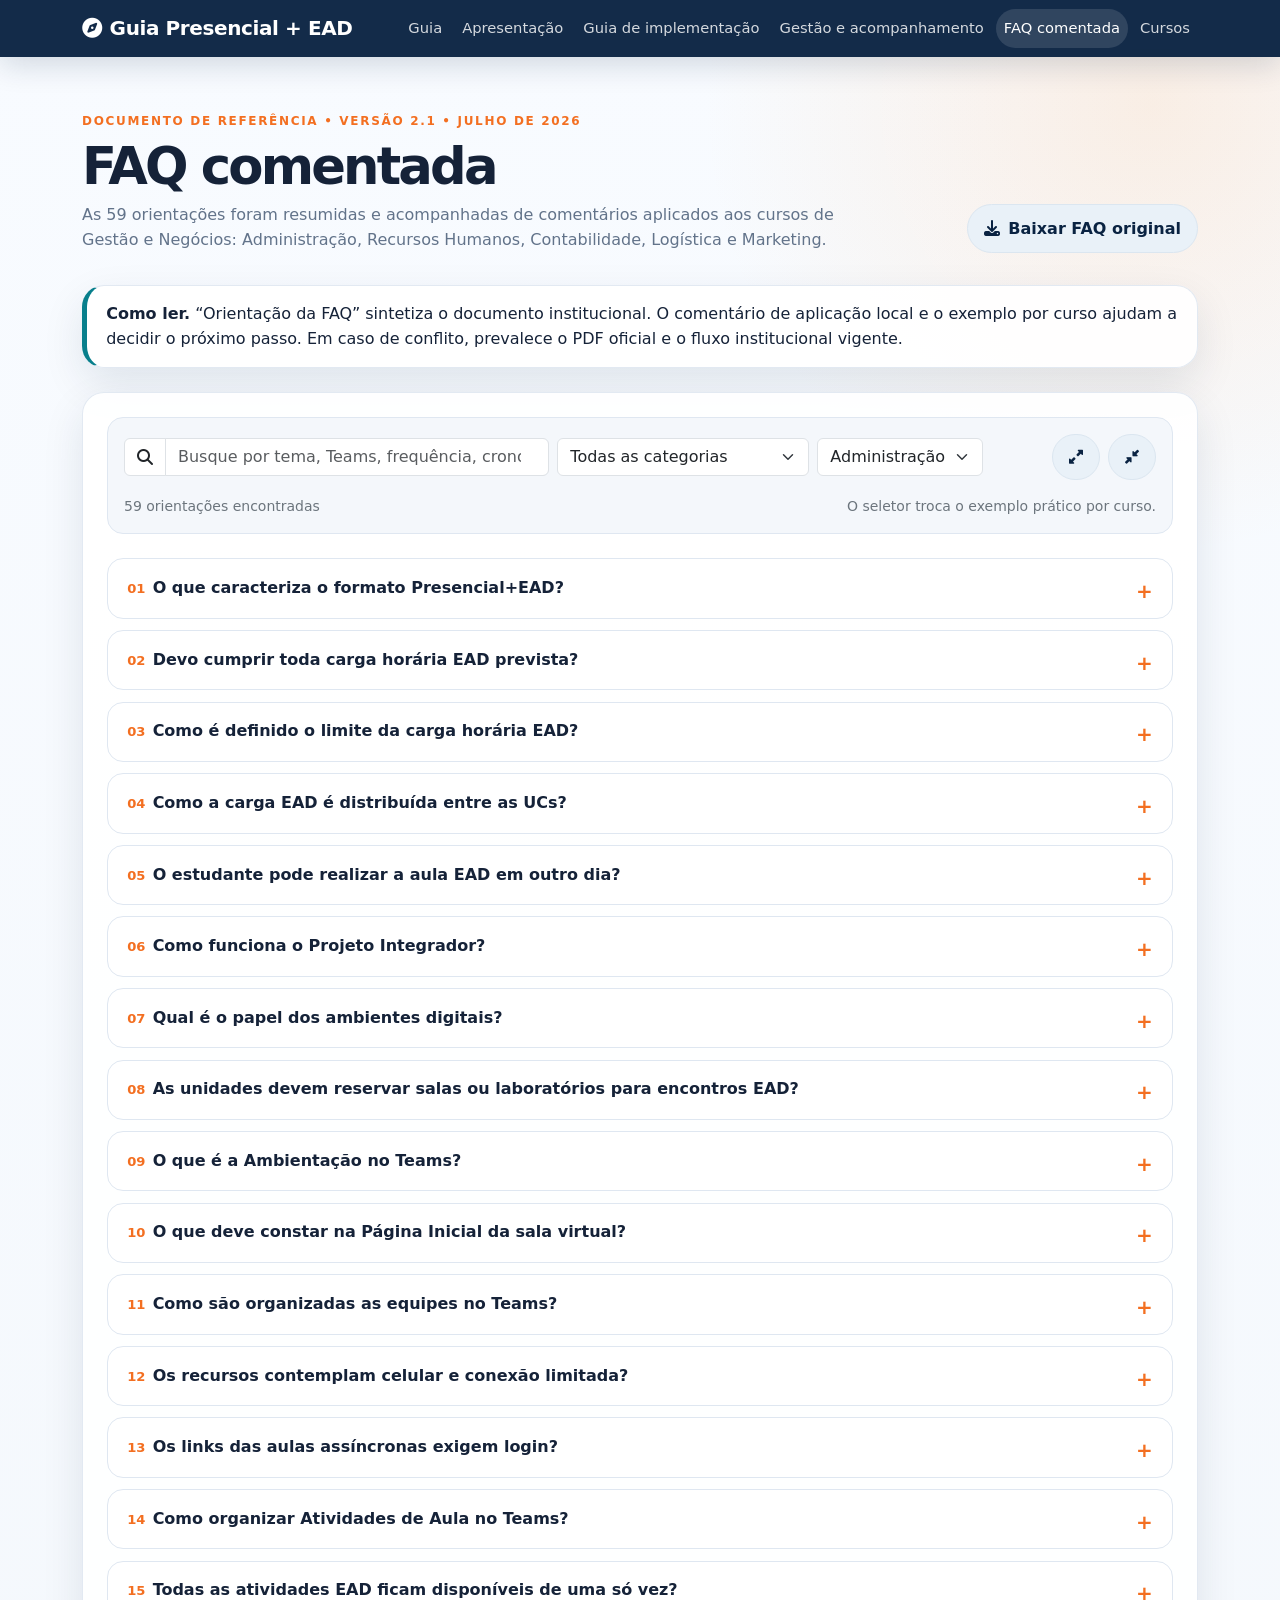
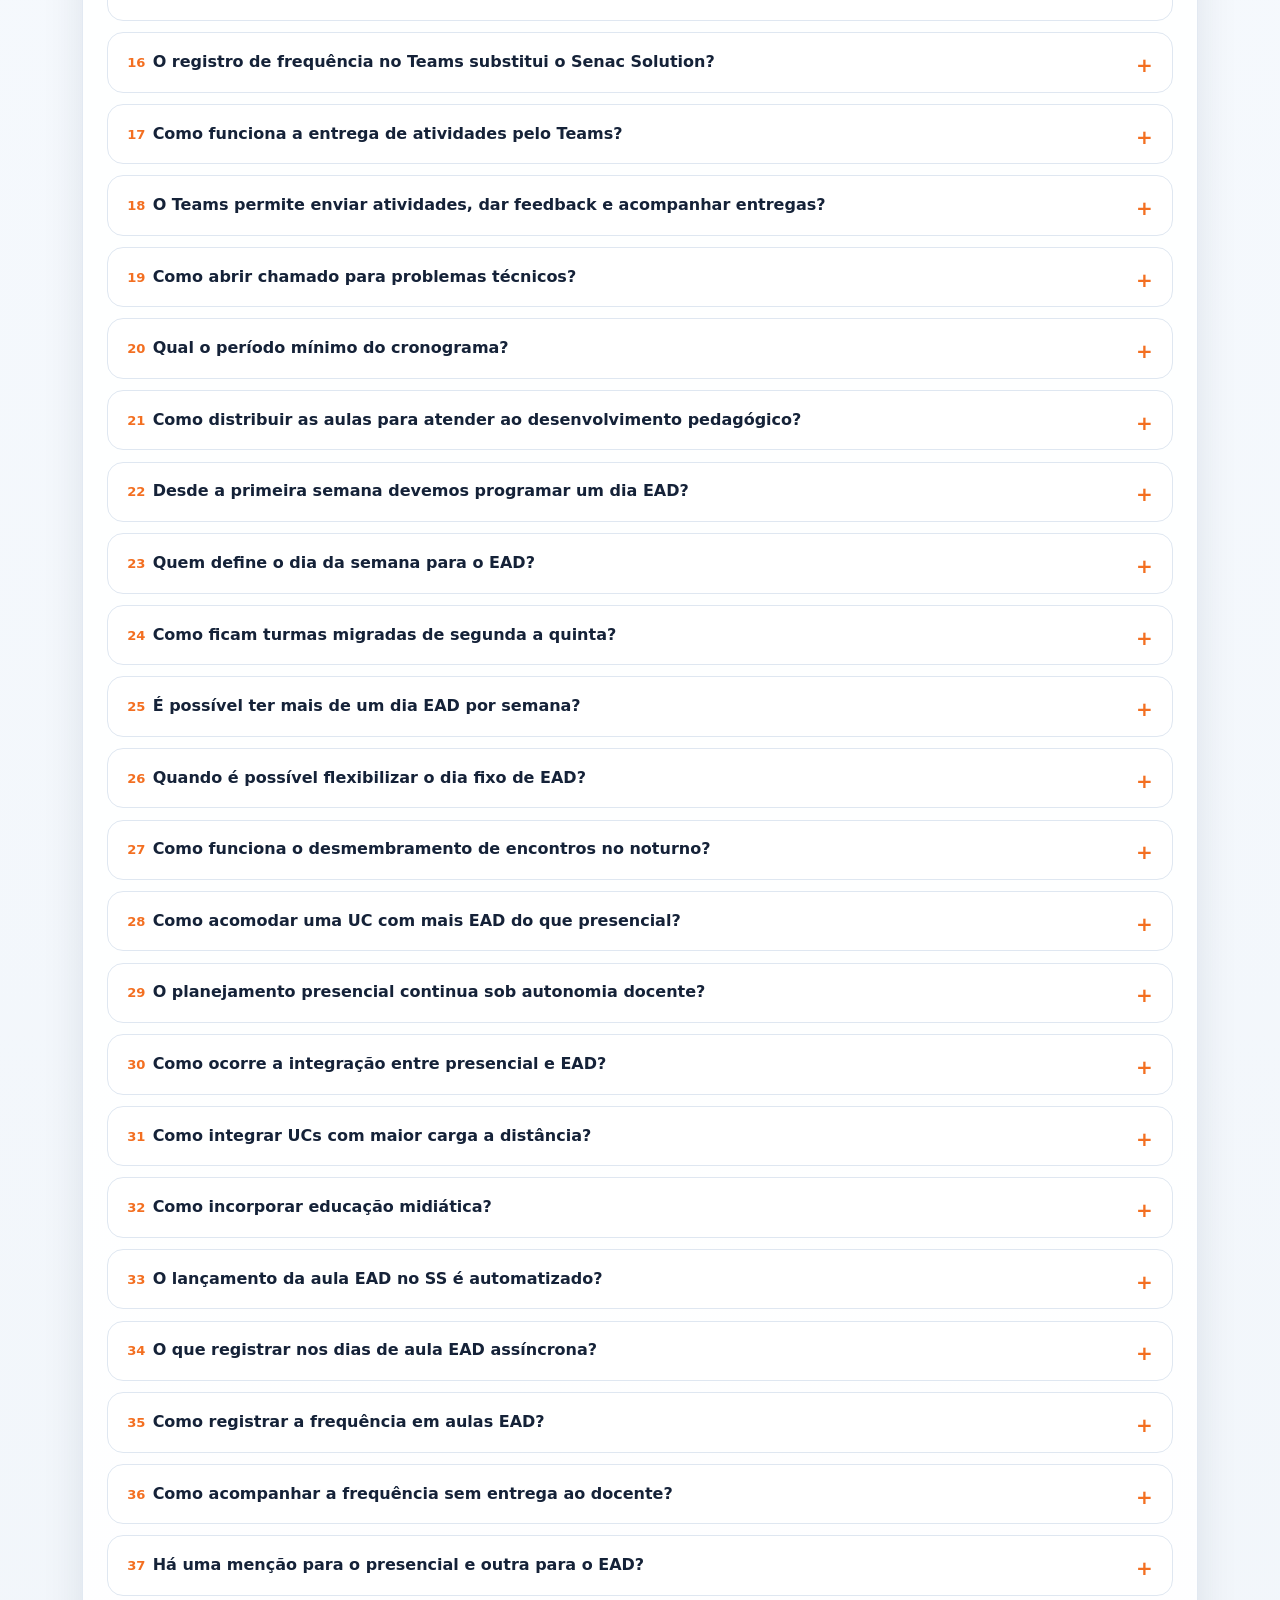
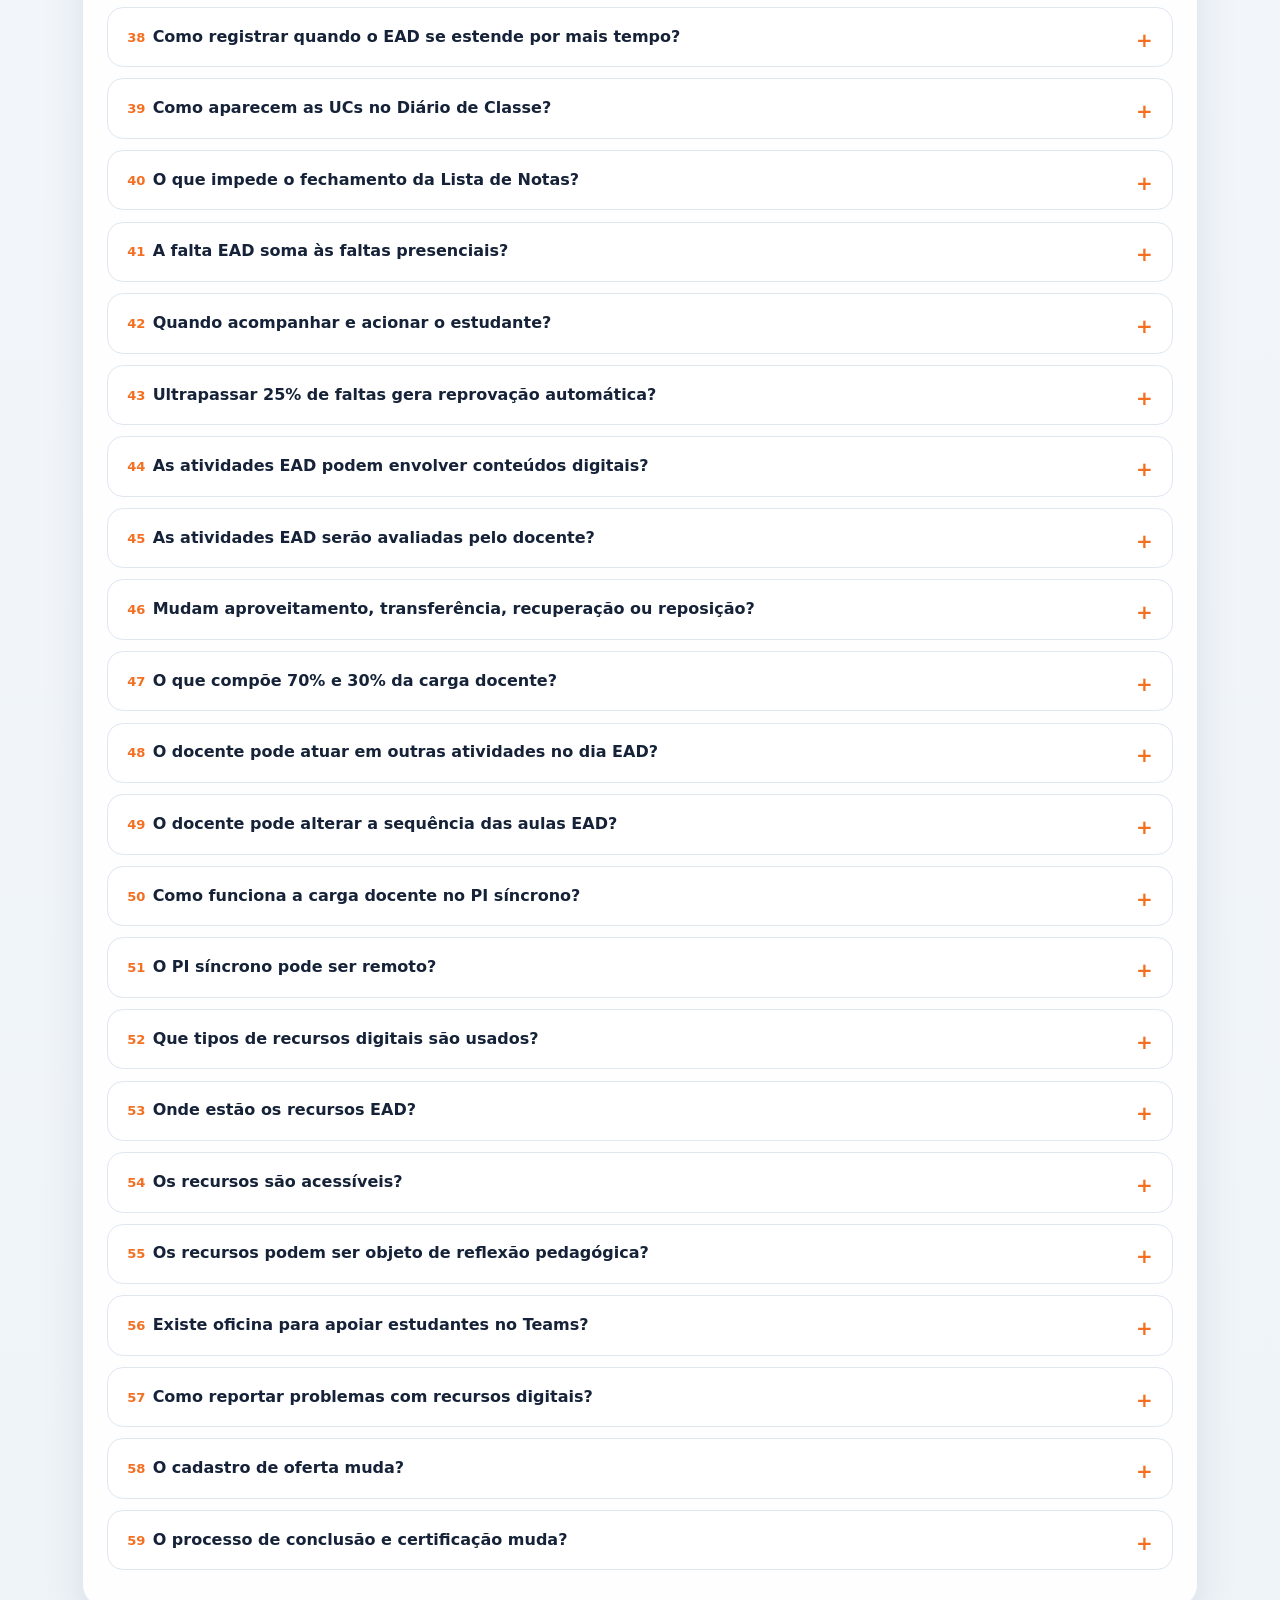
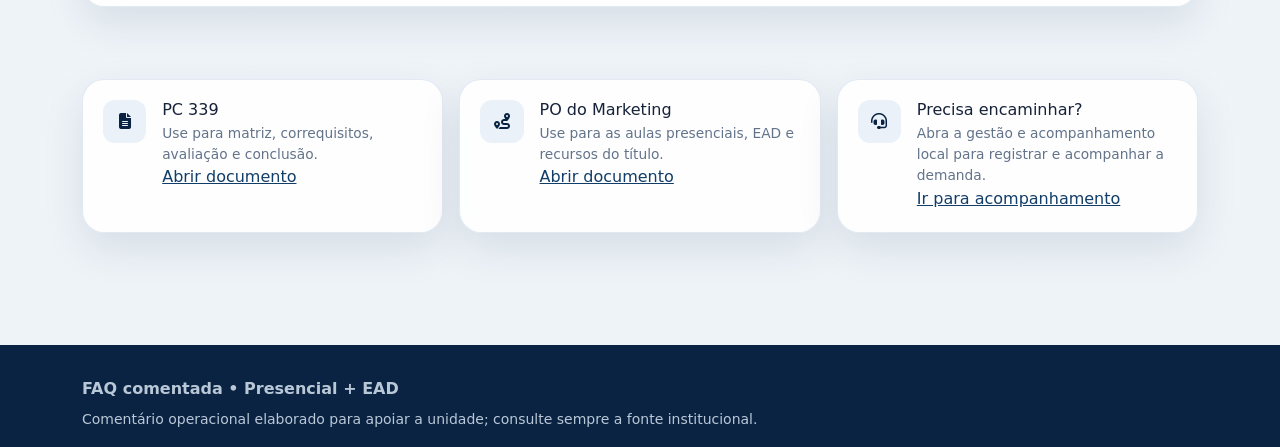
<file: faq.html>
<!doctype html>
<html lang="pt-BR">
<head>
    <meta charset="utf-8"><meta name="viewport" content="width=device-width, initial-scale=1">
    <title>FAQ comentada | Presencial + EAD</title>
    <link href="https://cdn.jsdelivr.net/npm/bootstrap@5.3.3/dist/css/bootstrap.min.css" rel="stylesheet"><link href="https://cdnjs.cloudflare.com/ajax/libs/font-awesome/6.5.2/css/all.min.css" rel="stylesheet"><link href="styles.css" rel="stylesheet">
</head>
<body>
    <nav class="navbar navbar-expand-lg navbar-dark top-nav fixed-top"><div class="container"><a class="navbar-brand" href="index.html"><i class="fa-solid fa-compass me-2"></i>Guia Presencial + EAD</a><button class="navbar-toggler" type="button" data-bs-toggle="collapse" data-bs-target="#mainNav" aria-label="Abrir menu"><span class="navbar-toggler-icon"></span></button><div class="collapse navbar-collapse" id="mainNav"><ul class="navbar-nav ms-auto align-items-lg-center gap-lg-1"><li class="nav-item"><a class="nav-link" href="index.html">Guia</a></li><li class="nav-item"><a class="nav-link" href="apresentacao.html">Apresentação</a></li><li class="nav-item"><a class="nav-link" href="guia-implementacao.html">Guia de implementação</a></li><li class="nav-item"><a class="nav-link" href="atendimento.html">Gestão e acompanhamento</a></li><li class="nav-item"><a class="nav-link active" href="faq.html">FAQ comentada</a></li><li class="nav-item"><a class="nav-link" href="index.html#catalogo">Cursos</a></li></ul></div></div></nav>
    <main class="page-shell"><div class="container">
        <header class="page-header"><div><div class="eyebrow">Documento de referência • versão 2.1 • julho de 2026</div><h1>FAQ comentada</h1><p>As 59 orientações foram resumidas e acompanhadas de comentários aplicados aos cursos de Gestão e Negócios: Administração, Recursos Humanos, Contabilidade, Logística e Marketing.</p></div><a class="btn btn-soft" href="FAQ%20Presencial%2BEAD_2.1.pdf" download><i class="fa-solid fa-download me-2"></i>Baixar FAQ original</a></header>
        <div class="callout callout-blue mb-4"><strong>Como ler.</strong> “Orientação da FAQ” sintetiza o documento institucional. O comentário de aplicação local e o exemplo por curso ajudam a decidir o próximo passo. Em caso de conflito, prevalece o PDF oficial e o fluxo institucional vigente.</div>
        <div class="faq-shell p-3 p-lg-4">
                <div class="faq-controls mb-4"><div class="row g-2 align-items-center"><div class="col-lg-5"><label class="visually-hidden" for="faqSearch">Pesquisar na FAQ</label><div class="input-group"><span class="input-group-text bg-white"><i class="fa-solid fa-magnifying-glass"></i></span><input id="faqSearch" class="form-control" data-faq-search placeholder="Busque por tema, Teams, frequência, cronograma..." type="search"></div></div><div class="col-lg-3"><label class="visually-hidden" for="faqCategory">Filtrar por categoria</label><select id="faqCategory" class="form-select" data-faq-category><option value="all">Todas as categorias</option><option>Características</option><option>Ambientes e Teams</option><option>Planejamento</option><option>Registros e avaliação</option><option>Atuação docente</option><option>Recursos e acessibilidade</option><option>Processos acadêmicos</option></select></div><div class="col-lg-2"><label class="visually-hidden" for="faqCourse">Curso do exemplo</label><select id="faqCourse" class="form-select" data-faq-course><option>Administração</option><option>Recursos Humanos</option><option>Contabilidade</option><option>Logística</option><option>Marketing</option></select></div><div class="col-lg-2 d-flex gap-2 justify-content-lg-end"><button class="btn btn-sm btn-soft" data-faq-open title="Abrir todas" aria-label="Abrir todas"><i class="fa-solid fa-up-right-and-down-left-from-center"></i></button><button class="btn btn-sm btn-soft" data-faq-close title="Fechar todas" aria-label="Fechar todas"><i class="fa-solid fa-down-left-and-up-right-to-center"></i></button></div></div><div class="d-flex justify-content-between mt-3 small text-secondary"><span data-faq-count>59 orientações encontradas</span><span>O seletor troca o exemplo prático por curso.</span></div></div>
            <div class="accordion" data-faq-list></div>
        </div>
        <section class="section"><div class="row g-3"><div class="col-md-4"><div class="resource-card"><span class="resource-icon"><i class="fa-solid fa-file-lines"></i></span><span><h3>PC 339</h3><p>Use para matriz, correquisitos, avaliação e conclusão.</p><a href="339_PC_Marketing.pdf">Abrir documento</a></span></div></div><div class="col-md-4"><div class="resource-card"><span class="resource-icon"><i class="fa-solid fa-route"></i></span><span><h3>PO do Marketing</h3><p>Use para as aulas presenciais, EAD e recursos do título.</p><a href="339_26_7_23_PO_Tecnico_Marketing.pdf">Abrir documento</a></span></div></div><div class="col-md-4"><div class="resource-card"><span class="resource-icon"><i class="fa-solid fa-headset"></i></span><span><h3>Precisa encaminhar?</h3><p>Abra a gestão e acompanhamento local para registrar e acompanhar a demanda.</p><a href="atendimento.html">Ir para acompanhamento</a></span></div></div></div></section>
    </div></main>
    <footer class="footer"><div class="container"><strong>FAQ comentada • Presencial + EAD</strong><p class="mb-0 mt-2 small">Comentário operacional elaborado para apoiar a unidade; consulte sempre a fonte institucional.</p></div></footer>
    <script src="https://cdn.jsdelivr.net/npm/bootstrap@5.3.3/dist/js/bootstrap.bundle.min.js"></script><script src="app.js"></script>
</body>
</html>
</file>
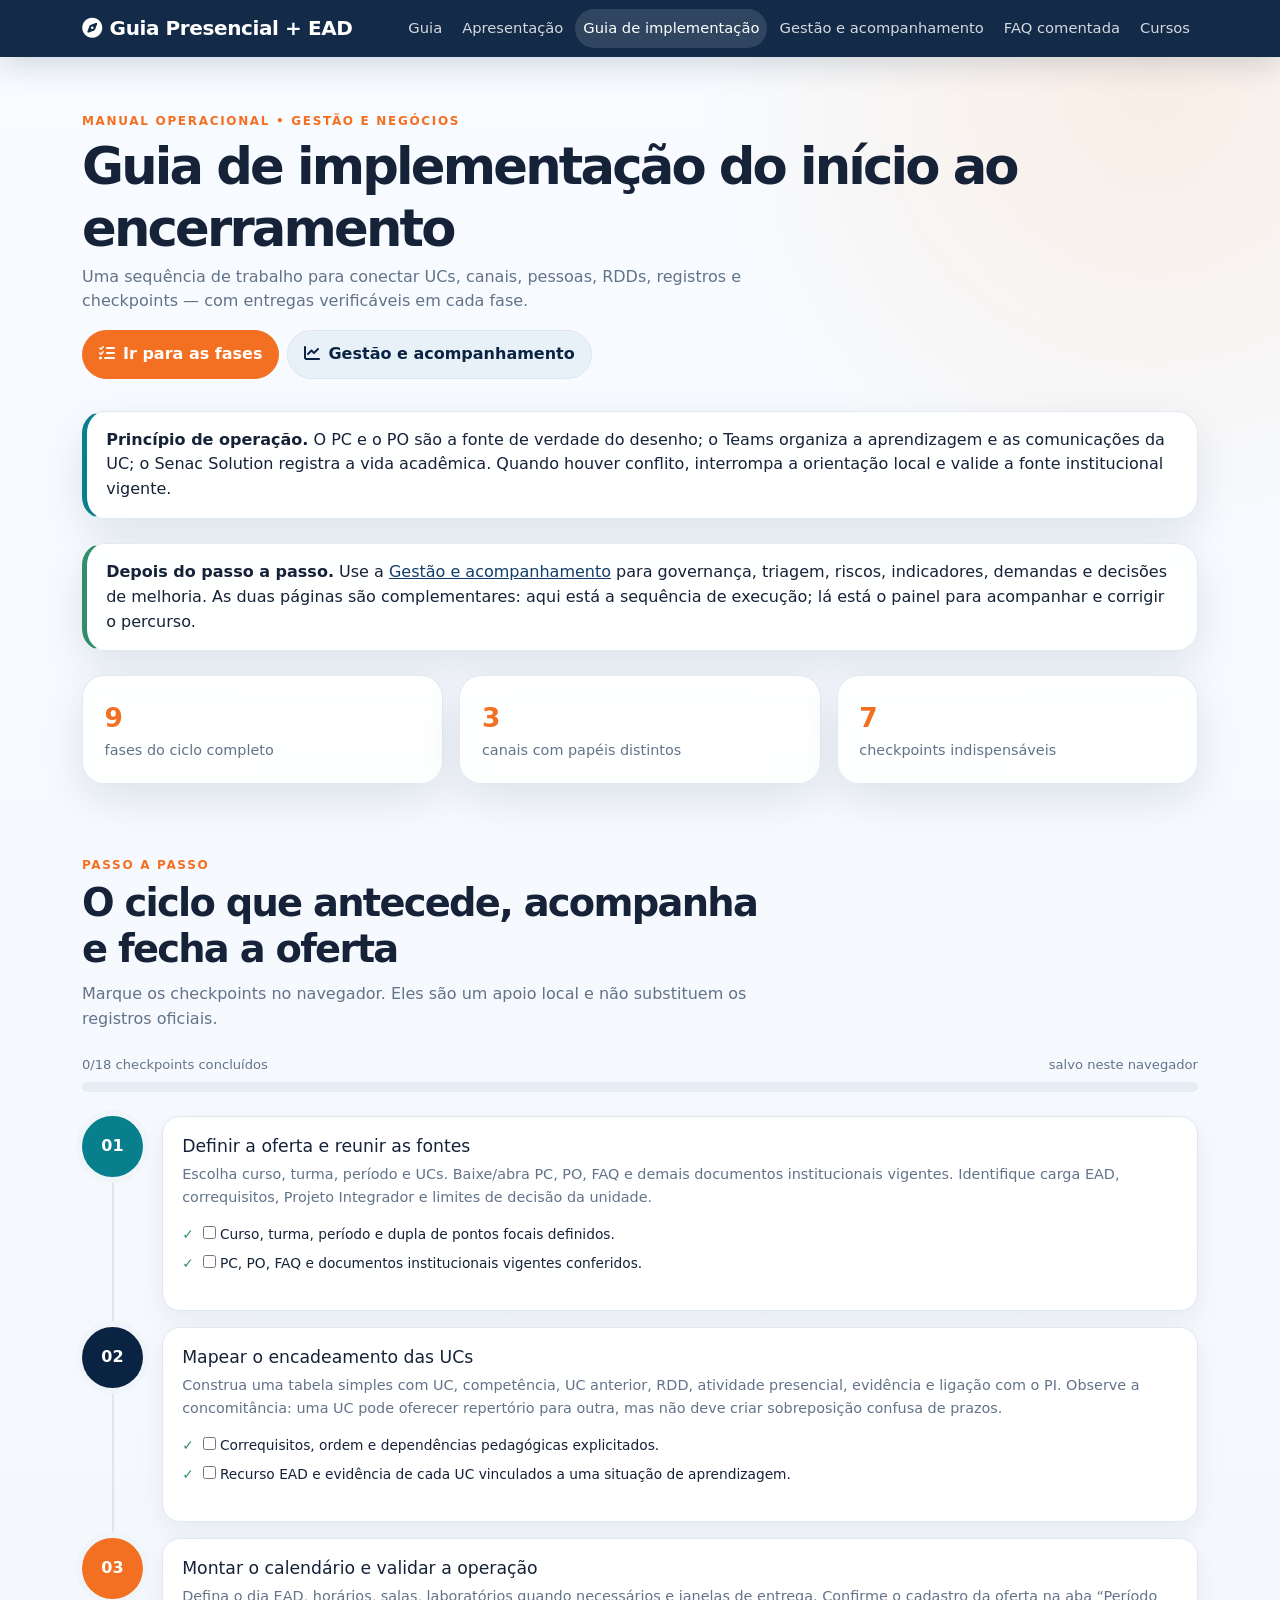
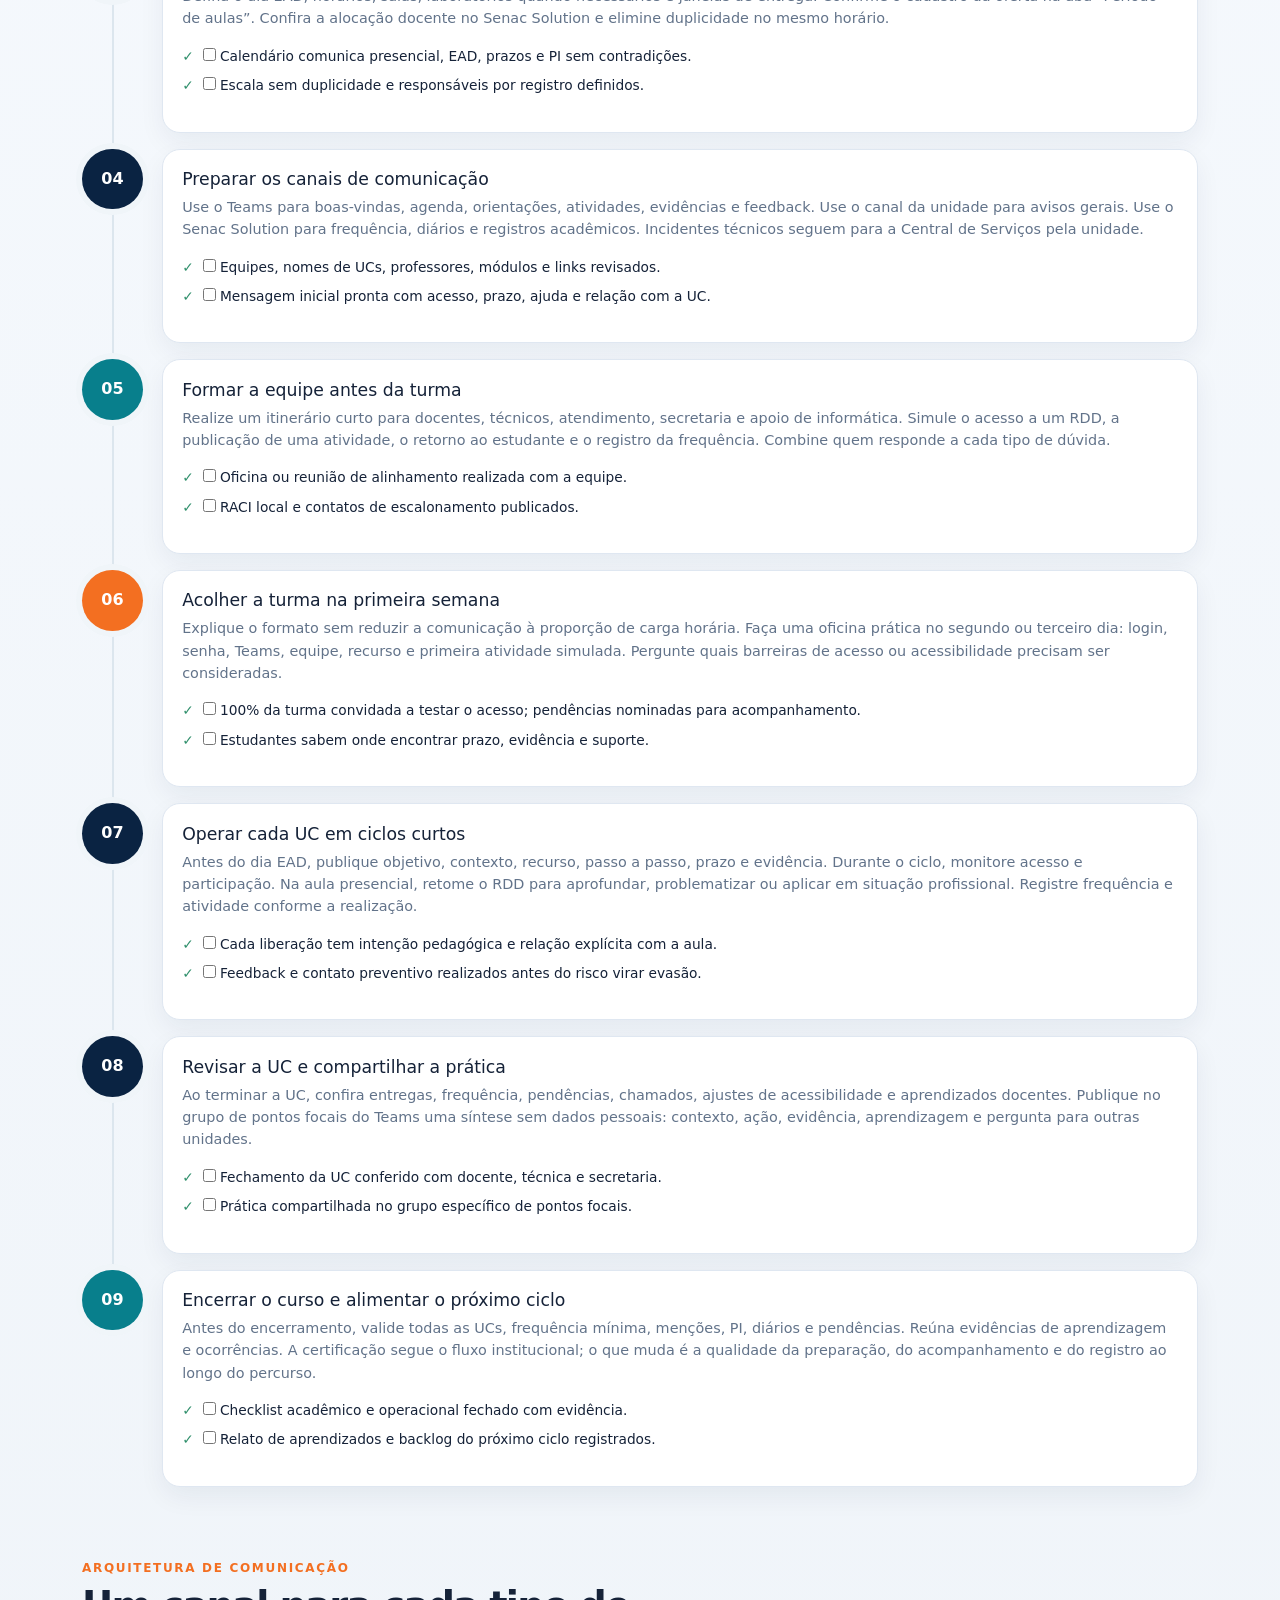
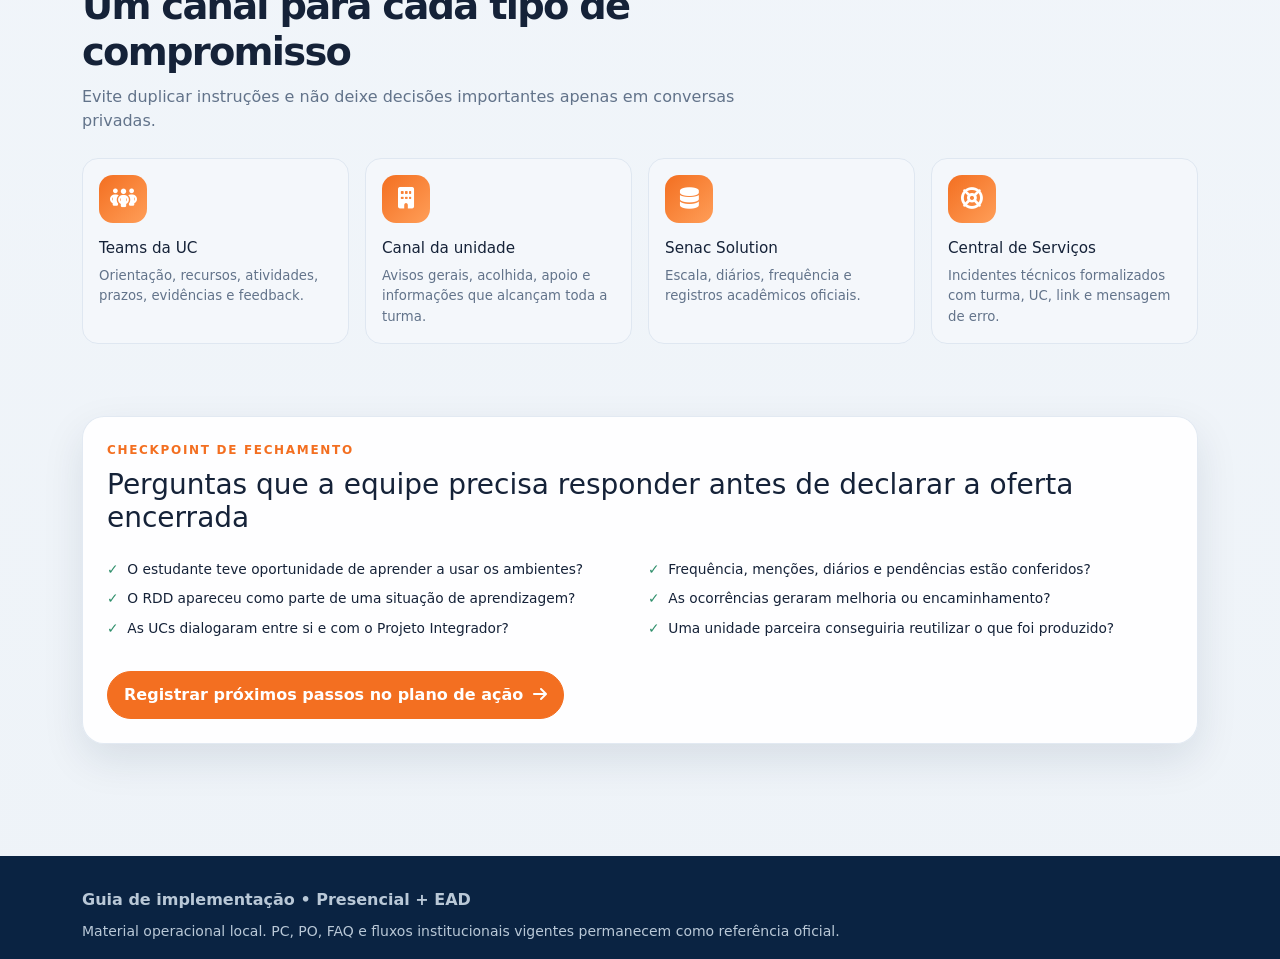
<file: guia-implementacao.html>
<!doctype html>
<html lang="pt-BR">
<head>
    <meta charset="utf-8"><meta name="viewport" content="width=device-width, initial-scale=1">
    <title>Guia de implementação | Presencial + EAD</title>
    <meta name="description" content="Guia completo para implementar o Presencial + EAD desde o encadeamento das UCs até o encerramento do curso.">
    <link href="https://cdn.jsdelivr.net/npm/bootstrap@5.3.3/dist/css/bootstrap.min.css" rel="stylesheet"><link href="https://cdnjs.cloudflare.com/ajax/libs/font-awesome/6.5.2/css/all.min.css" rel="stylesheet"><link href="styles.css" rel="stylesheet">
</head>
<body>
    <nav class="navbar navbar-expand-lg navbar-dark top-nav fixed-top"><div class="container"><a class="navbar-brand" href="index.html"><i class="fa-solid fa-compass me-2"></i>Guia Presencial + EAD</a><button class="navbar-toggler" type="button" data-bs-toggle="collapse" data-bs-target="#mainNav" aria-label="Abrir menu"><span class="navbar-toggler-icon"></span></button><div class="collapse navbar-collapse" id="mainNav"><ul class="navbar-nav ms-auto align-items-lg-center gap-lg-1"><li class="nav-item"><a class="nav-link" href="index.html">Guia</a></li><li class="nav-item"><a class="nav-link" href="apresentacao.html">Apresentação</a></li><li class="nav-item"><a class="nav-link active" href="guia-implementacao.html">Guia de implementação</a></li><li class="nav-item"><a class="nav-link" href="atendimento.html">Gestão e acompanhamento</a></li><li class="nav-item"><a class="nav-link" href="faq.html">FAQ comentada</a></li><li class="nav-item"><a class="nav-link" href="index.html#catalogo">Cursos</a></li></ul></div></div></nav>
    <main class="page-shell"><div class="container">
        <header class="page-header"><div><div class="eyebrow">Manual operacional • Gestão e Negócios</div><h1>Guia de implementação do início ao encerramento</h1><p>Uma sequência de trabalho para conectar UCs, canais, pessoas, RDDs, registros e checkpoints — com entregas verificáveis em cada fase.</p></div><div class="d-flex flex-wrap gap-2"><a class="btn btn-senac" href="#fases"><i class="fa-solid fa-list-check me-2"></i>Ir para as fases</a><a class="btn btn-soft" href="atendimento.html"><i class="fa-solid fa-chart-line me-2"></i>Gestão e acompanhamento</a></div></header>
        <div class="callout callout-blue mb-4"><strong>Princípio de operação.</strong> O PC e o PO são a fonte de verdade do desenho; o Teams organiza a aprendizagem e as comunicações da UC; o Senac Solution registra a vida acadêmica. Quando houver conflito, interrompa a orientação local e valide a fonte institucional vigente.</div>
        <div class="callout callout-green mb-4"><strong>Depois do passo a passo.</strong> Use a <a href="atendimento.html">Gestão e acompanhamento</a> para governança, triagem, riscos, indicadores, demandas e decisões de melhoria. As duas páginas são complementares: aqui está a sequência de execução; lá está o painel para acompanhar e corrigir o percurso.</div>

        <section class="section mt-0"><div class="row g-3"><div class="col-md-4"><div class="stat-card"><div class="stat-value">9</div><div class="stat-label">fases do ciclo completo</div></div></div><div class="col-md-4"><div class="stat-card"><div class="stat-value">3</div><div class="stat-label">canais com papéis distintos</div></div></div><div class="col-md-4"><div class="stat-card"><div class="stat-value">7</div><div class="stat-label">checkpoints indispensáveis</div></div></div></div></section>

        <section class="section" id="fases"><div class="section-title"><div class="eyebrow">Passo a passo</div><h2>O ciclo que antecede, acompanha e fecha a oferta</h2><p>Marque os checkpoints no navegador. Eles são um apoio local e não substituem os registros oficiais.</p></div><div class="progress-label"><span data-checklist-progress="guia">0/18 checkpoints concluídos</span><span>salvo neste navegador</span></div><div class="metric-bar mb-4"><span data-checklist-bar="guia" style="width:0"></span></div>
            <div class="guide-phase"><div class="phase-number">01</div><div class="phase-card"><h3>Definir a oferta e reunir as fontes</h3><p>Escolha curso, turma, período e UCs. Baixe/abra PC, PO, FAQ e demais documentos institucionais vigentes. Identifique carga EAD, correquisitos, Projeto Integrador e limites de decisão da unidade.</p><ul class="checkpoint"><li><label><input type="checkbox" data-checklist-item="guia"> Curso, turma, período e dupla de pontos focais definidos.</label></li><li><label><input type="checkbox" data-checklist-item="guia"> PC, PO, FAQ e documentos institucionais vigentes conferidos.</label></li></ul></div></div>
            <div class="guide-phase"><div class="phase-number">02</div><div class="phase-card"><h3>Mapear o encadeamento das UCs</h3><p>Construa uma tabela simples com UC, competência, UC anterior, RDD, atividade presencial, evidência e ligação com o PI. Observe a concomitância: uma UC pode oferecer repertório para outra, mas não deve criar sobreposição confusa de prazos.</p><ul class="checkpoint"><li><label><input type="checkbox" data-checklist-item="guia"> Correquisitos, ordem e dependências pedagógicas explicitados.</label></li><li><label><input type="checkbox" data-checklist-item="guia"> Recurso EAD e evidência de cada UC vinculados a uma situação de aprendizagem.</label></li></ul></div></div>
            <div class="guide-phase"><div class="phase-number">03</div><div class="phase-card"><h3>Montar o calendário e validar a operação</h3><p>Defina o dia EAD, horários, salas, laboratórios quando necessários e janelas de entrega. Confirme o cadastro da oferta na aba “Período de aulas”. Confira a alocação docente no Senac Solution e elimine duplicidade no mesmo horário.</p><ul class="checkpoint"><li><label><input type="checkbox" data-checklist-item="guia"> Calendário comunica presencial, EAD, prazos e PI sem contradições.</label></li><li><label><input type="checkbox" data-checklist-item="guia"> Escala sem duplicidade e responsáveis por registro definidos.</label></li></ul></div></div>
            <div class="guide-phase"><div class="phase-number">04</div><div class="phase-card"><h3>Preparar os canais de comunicação</h3><p>Use o Teams para boas-vindas, agenda, orientações, atividades, evidências e feedback. Use o canal da unidade para avisos gerais. Use o Senac Solution para frequência, diários e registros acadêmicos. Incidentes técnicos seguem para a Central de Serviços pela unidade.</p><ul class="checkpoint"><li><label><input type="checkbox" data-checklist-item="guia"> Equipes, nomes de UCs, professores, módulos e links revisados.</label></li><li><label><input type="checkbox" data-checklist-item="guia"> Mensagem inicial pronta com acesso, prazo, ajuda e relação com a UC.</label></li></ul></div></div>
            <div class="guide-phase"><div class="phase-number">05</div><div class="phase-card"><h3>Formar a equipe antes da turma</h3><p>Realize um itinerário curto para docentes, técnicos, atendimento, secretaria e apoio de informática. Simule o acesso a um RDD, a publicação de uma atividade, o retorno ao estudante e o registro da frequência. Combine quem responde a cada tipo de dúvida.</p><ul class="checkpoint"><li><label><input type="checkbox" data-checklist-item="guia"> Oficina ou reunião de alinhamento realizada com a equipe.</label></li><li><label><input type="checkbox" data-checklist-item="guia"> RACI local e contatos de escalonamento publicados.</label></li></ul></div></div>
            <div class="guide-phase"><div class="phase-number">06</div><div class="phase-card"><h3>Acolher a turma na primeira semana</h3><p>Explique o formato sem reduzir a comunicação à proporção de carga horária. Faça uma oficina prática no segundo ou terceiro dia: login, senha, Teams, equipe, recurso e primeira atividade simulada. Pergunte quais barreiras de acesso ou acessibilidade precisam ser consideradas.</p><ul class="checkpoint"><li><label><input type="checkbox" data-checklist-item="guia"> 100% da turma convidada a testar o acesso; pendências nominadas para acompanhamento.</label></li><li><label><input type="checkbox" data-checklist-item="guia"> Estudantes sabem onde encontrar prazo, evidência e suporte.</label></li></ul></div></div>
            <div class="guide-phase"><div class="phase-number">07</div><div class="phase-card"><h3>Operar cada UC em ciclos curtos</h3><p>Antes do dia EAD, publique objetivo, contexto, recurso, passo a passo, prazo e evidência. Durante o ciclo, monitore acesso e participação. Na aula presencial, retome o RDD para aprofundar, problematizar ou aplicar em situação profissional. Registre frequência e atividade conforme a realização.</p><ul class="checkpoint"><li><label><input type="checkbox" data-checklist-item="guia"> Cada liberação tem intenção pedagógica e relação explícita com a aula.</label></li><li><label><input type="checkbox" data-checklist-item="guia"> Feedback e contato preventivo realizados antes do risco virar evasão.</label></li></ul></div></div>
            <div class="guide-phase"><div class="phase-number">08</div><div class="phase-card"><h3>Revisar a UC e compartilhar a prática</h3><p>Ao terminar a UC, confira entregas, frequência, pendências, chamados, ajustes de acessibilidade e aprendizados docentes. Publique no grupo de pontos focais do Teams uma síntese sem dados pessoais: contexto, ação, evidência, aprendizagem e pergunta para outras unidades.</p><ul class="checkpoint"><li><label><input type="checkbox" data-checklist-item="guia"> Fechamento da UC conferido com docente, técnica e secretaria.</label></li><li><label><input type="checkbox" data-checklist-item="guia"> Prática compartilhada no grupo específico de pontos focais.</label></li></ul></div></div>
            <div class="guide-phase"><div class="phase-number">09</div><div class="phase-card"><h3>Encerrar o curso e alimentar o próximo ciclo</h3><p>Antes do encerramento, valide todas as UCs, frequência mínima, menções, PI, diários e pendências. Reúna evidências de aprendizagem e ocorrências. A certificação segue o fluxo institucional; o que muda é a qualidade da preparação, do acompanhamento e do registro ao longo do percurso.</p><ul class="checkpoint"><li><label><input type="checkbox" data-checklist-item="guia"> Checklist acadêmico e operacional fechado com evidência.</label></li><li><label><input type="checkbox" data-checklist-item="guia"> Relato de aprendizados e backlog do próximo ciclo registrados.</label></li></ul></div></div>
        </section>

        <section class="section"><div class="section-title"><div class="eyebrow">Arquitetura de comunicação</div><h2>Um canal para cada tipo de compromisso</h2><p>Evite duplicar instruções e não deixe decisões importantes apenas em conversas privadas.</p></div><div class="row g-3"><div class="col-md-6 col-lg-3"><div class="channel-card"><div class="course-icon mb-3"><i class="fa-solid fa-people-group"></i></div><h3>Teams da UC</h3><p>Orientação, recursos, atividades, prazos, evidências e feedback.</p></div></div><div class="col-md-6 col-lg-3"><div class="channel-card"><div class="course-icon mb-3"><i class="fa-solid fa-building"></i></div><h3>Canal da unidade</h3><p>Avisos gerais, acolhida, apoio e informações que alcançam toda a turma.</p></div></div><div class="col-md-6 col-lg-3"><div class="channel-card"><div class="course-icon mb-3"><i class="fa-solid fa-database"></i></div><h3>Senac Solution</h3><p>Escala, diários, frequência e registros acadêmicos oficiais.</p></div></div><div class="col-md-6 col-lg-3"><div class="channel-card"><div class="course-icon mb-3"><i class="fa-solid fa-life-ring"></i></div><h3>Central de Serviços</h3><p>Incidentes técnicos formalizados com turma, UC, link e mensagem de erro.</p></div></div></div></section>

        <section class="section"><div class="surface"><div class="eyebrow">Checkpoint de fechamento</div><h2 class="h3 mt-2">Perguntas que a equipe precisa responder antes de declarar a oferta encerrada</h2><div class="row g-3 mt-1"><div class="col-md-6"><ul class="checkpoint"><li>O estudante teve oportunidade de aprender a usar os ambientes?</li><li>O RDD apareceu como parte de uma situação de aprendizagem?</li><li>As UCs dialogaram entre si e com o Projeto Integrador?</li></ul></div><div class="col-md-6"><ul class="checkpoint"><li>Frequência, menções, diários e pendências estão conferidos?</li><li>As ocorrências geraram melhoria ou encaminhamento?</li><li>Uma unidade parceira conseguiria reutilizar o que foi produzido?</li></ul></div></div><a class="btn btn-senac mt-3" href="atendimento.html#fluxo-integrado">Registrar próximos passos no plano de ação <i class="fa-solid fa-arrow-right ms-1"></i></a></div></section>
    </div></main>
    <footer class="footer"><div class="container"><strong>Guia de implementação • Presencial + EAD</strong><p class="mb-0 mt-2 small">Material operacional local. PC, PO, FAQ e fluxos institucionais vigentes permanecem como referência oficial.</p></div></footer>
    <script src="https://cdn.jsdelivr.net/npm/bootstrap@5.3.3/dist/js/bootstrap.bundle.min.js"></script><script src="app.js"></script>
</body>
</html>
</file>
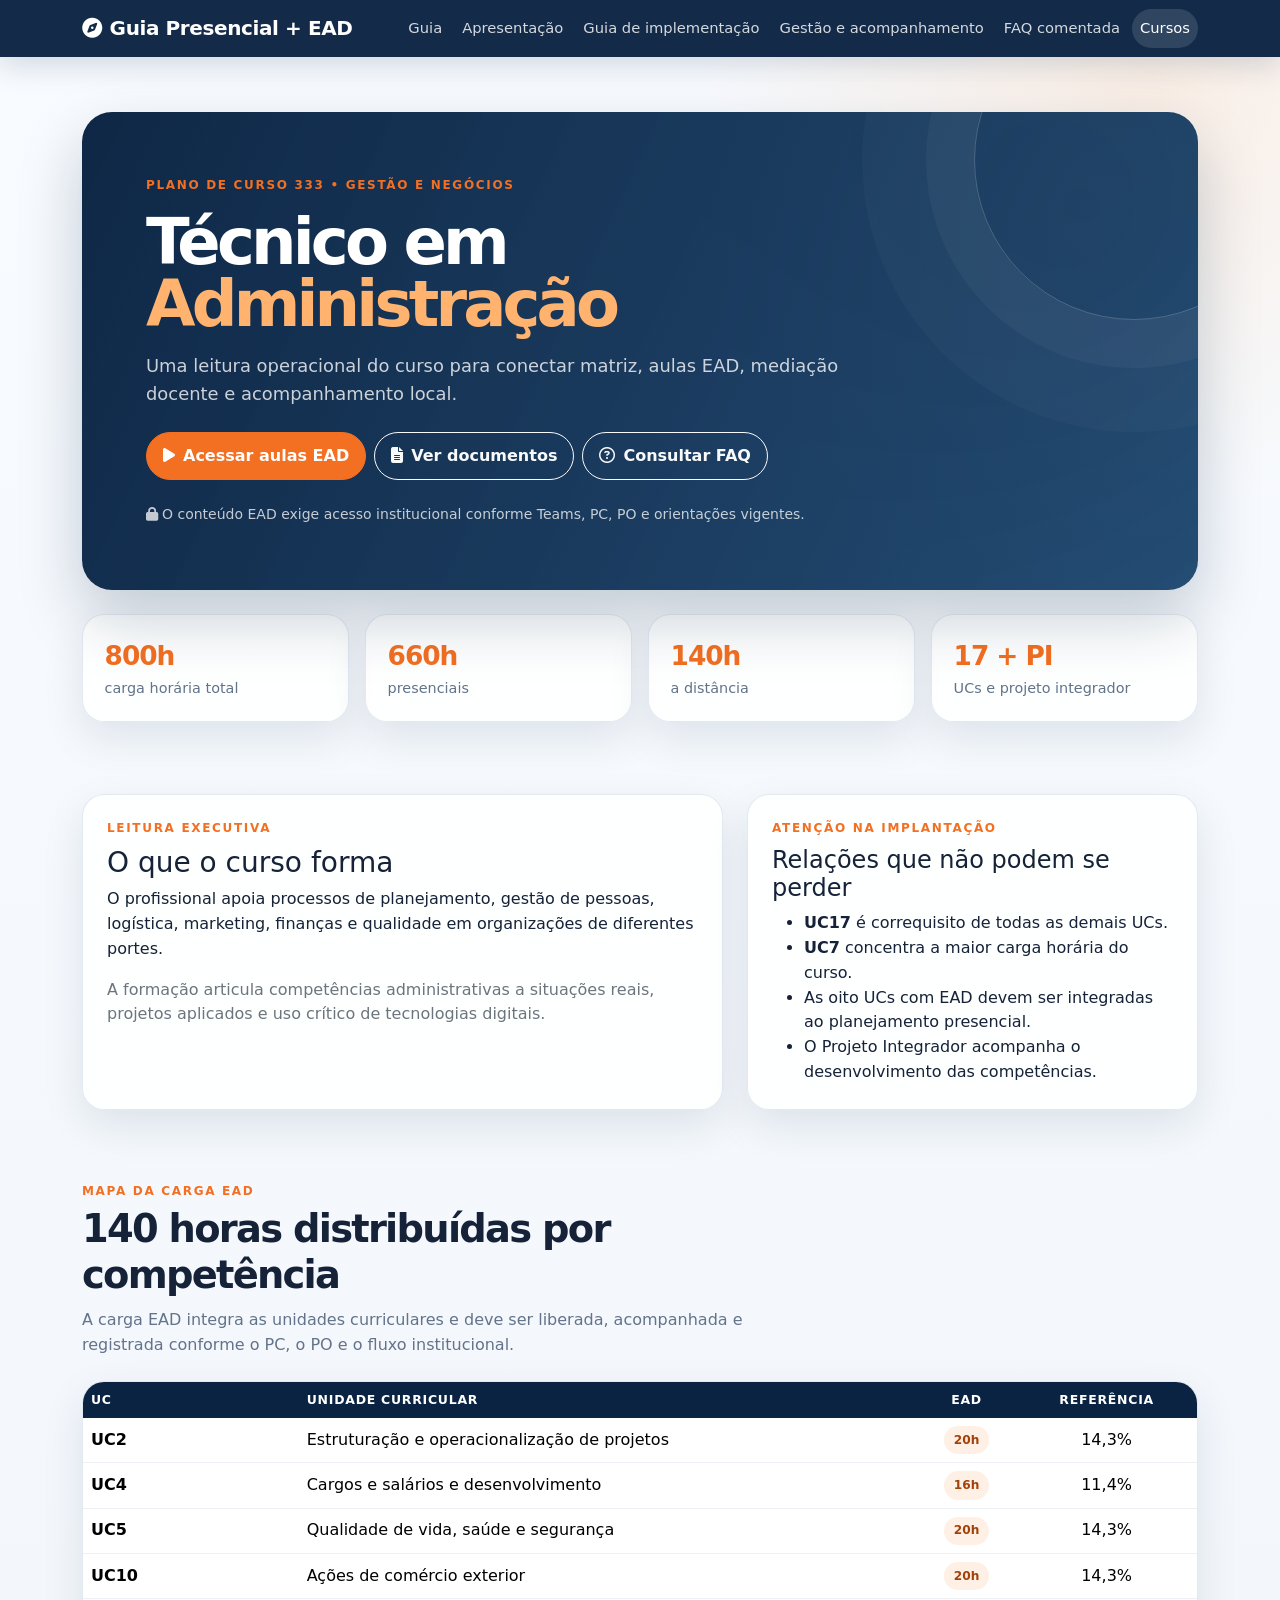
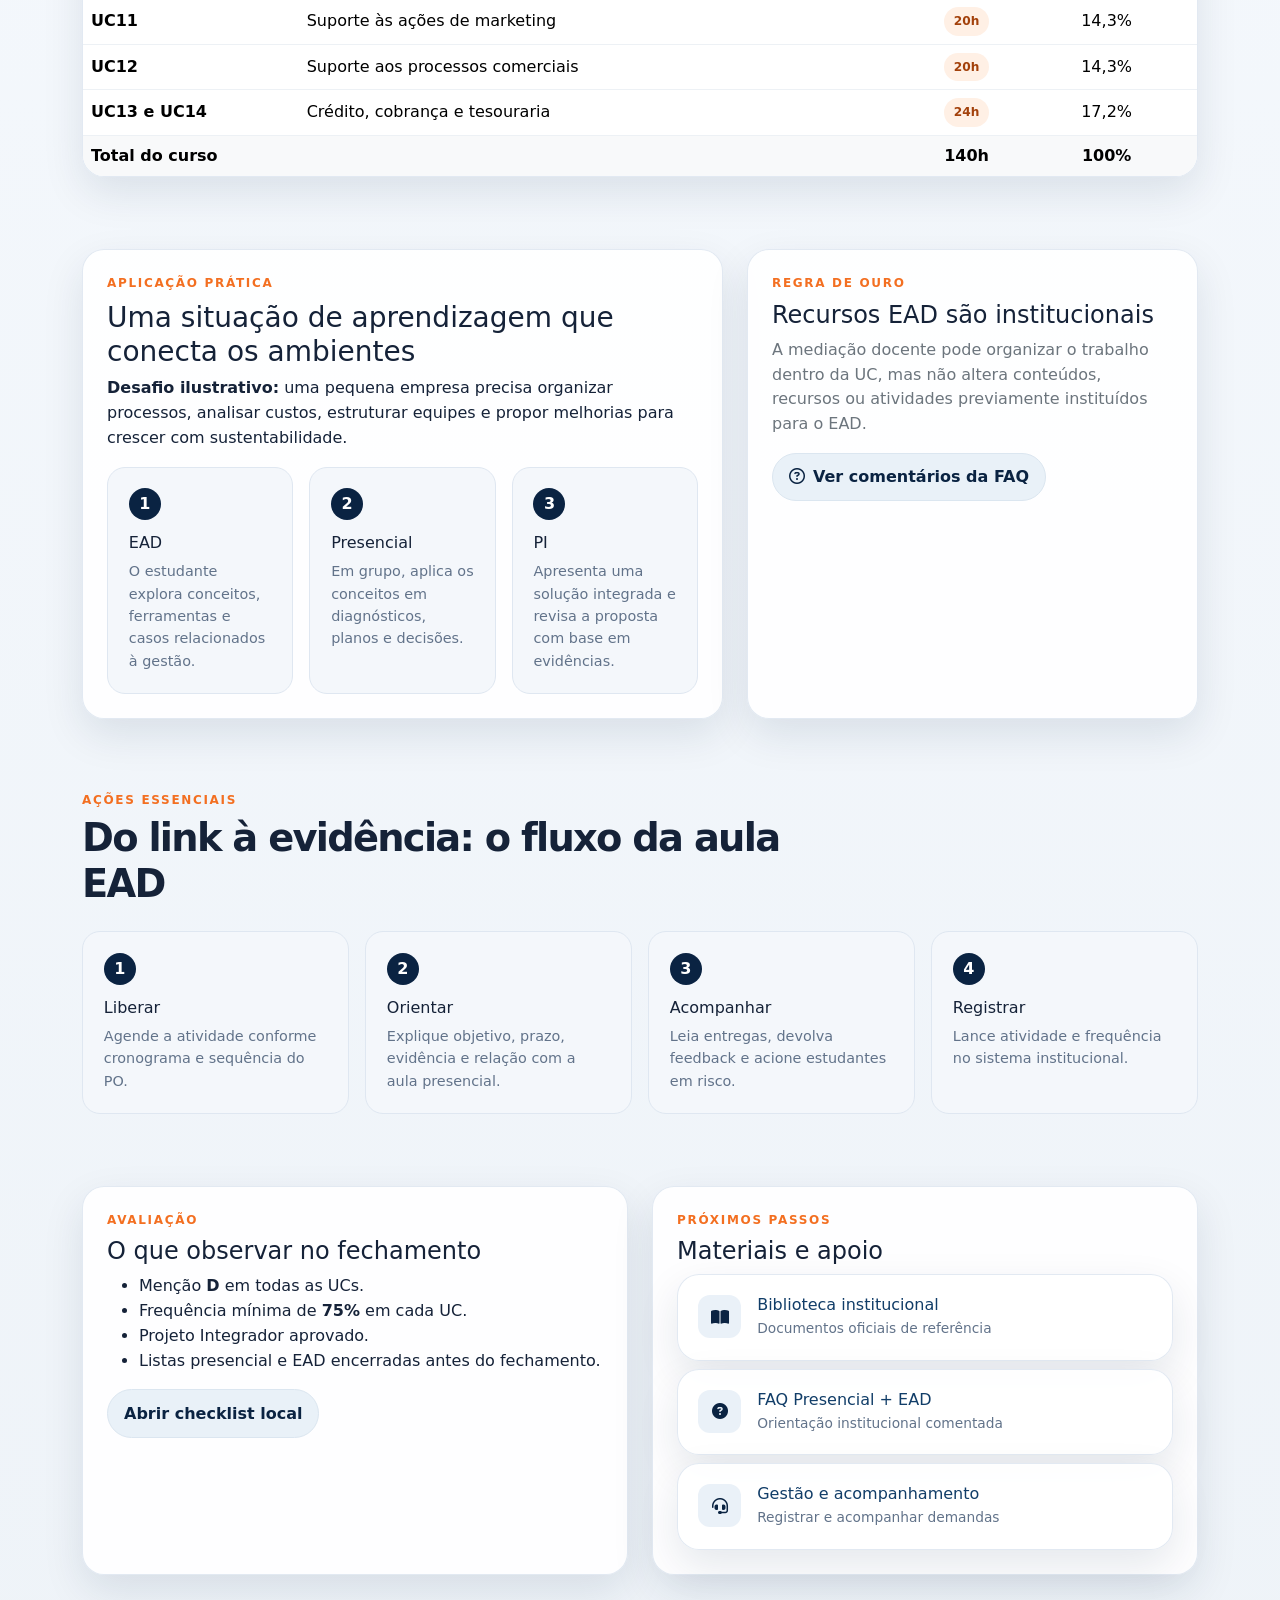
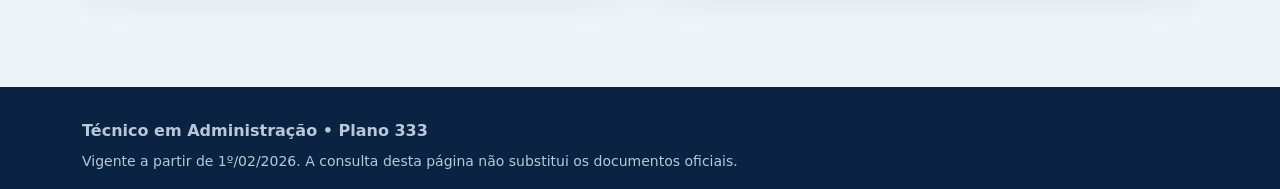
<file: Resumo ADM (Tec).html>
<!doctype html>
<html lang="pt-BR">
<head>
    <meta charset="utf-8">
    <meta name="viewport" content="width=device-width, initial-scale=1">
    <title>Técnico em Administração 333 | Presencial + EAD</title>
    <link href="https://cdn.jsdelivr.net/npm/bootstrap@5.3.3/dist/css/bootstrap.min.css" rel="stylesheet">
    <link href="https://cdnjs.cloudflare.com/ajax/libs/font-awesome/6.5.2/css/all.min.css" rel="stylesheet">
    <link href="styles.css" rel="stylesheet">
</head>
<body>
<nav class="navbar navbar-expand-lg navbar-dark top-nav fixed-top"><div class="container"><a class="navbar-brand" href="index.html"><i class="fa-solid fa-compass me-2"></i>Guia Presencial + EAD</a><button class="navbar-toggler" type="button" data-bs-toggle="collapse" data-bs-target="#mainNav" aria-label="Abrir menu"><span class="navbar-toggler-icon"></span></button><div class="collapse navbar-collapse" id="mainNav"><ul class="navbar-nav ms-auto align-items-lg-center gap-lg-1"><li class="nav-item"><a class="nav-link" href="index.html">Guia</a></li><li class="nav-item"><a class="nav-link" href="apresentacao.html">Apresentação</a></li><li class="nav-item"><a class="nav-link" href="guia-implementacao.html">Guia de implementação</a></li><li class="nav-item"><a class="nav-link" href="atendimento.html">Gestão e acompanhamento</a></li><li class="nav-item"><a class="nav-link" href="faq.html">FAQ comentada</a></li><li class="nav-item"><a class="nav-link active" href="index.html#catalogo">Cursos</a></li></ul></div></div></nav>
    <main class="page-shell"><div class="container">
        <header class="hero mb-4"><div class="eyebrow">Plano de Curso 333 • Gestão e Negócios</div><h1 class="mt-3">Técnico em <span class="hero-accent">Administração</span></h1><p class="lead mt-3 mb-4">Uma leitura operacional do curso para conectar matriz, aulas EAD, mediação docente e acompanhamento local.</p><div class="d-flex flex-wrap gap-2"><a class="btn btn-senac" href="https://share.articulate.com/iV6e--DLOpjq-VYBDWyTm" target="_blank" rel="noopener"><i class="fa-solid fa-play me-2"></i>Acessar aulas EAD</a><a class="btn btn-outline-light" href="index.html#recursos"><i class="fa-solid fa-file-lines me-2"></i>Ver documentos</a><a class="btn btn-outline-light" href="faq.html"><i class="fa-regular fa-circle-question me-2"></i>Consultar FAQ</a></div><p class="small opacity-75 mt-4 mb-0"><i class="fa-solid fa-lock me-1"></i>O conteúdo EAD exige acesso institucional conforme Teams, PC, PO e orientações vigentes.</p></header>

        <section class="row g-3"><div class="col-sm-6 col-lg-3"><div class="stat-card"><div class="stat-value">800h</div><div class="stat-label">carga horária total</div></div></div><div class="col-sm-6 col-lg-3"><div class="stat-card"><div class="stat-value">660h</div><div class="stat-label">presenciais</div></div></div><div class="col-sm-6 col-lg-3"><div class="stat-card"><div class="stat-value">140h</div><div class="stat-label">a distância</div></div></div><div class="col-sm-6 col-lg-3"><div class="stat-card"><div class="stat-value">17 + PI</div><div class="stat-label">UCs e projeto integrador</div></div></div></section>

        <section class="section"><div class="row g-4"><div class="col-lg-7"><div class="surface h-100"><div class="eyebrow">Leitura executiva</div><h2 class="h3 mt-2">O que o curso forma</h2><p>O profissional apoia processos de planejamento, gestão de pessoas, logística, marketing, finanças e qualidade em organizações de diferentes portes.</p><p class="mb-0 text-secondary">A formação articula competências administrativas a situações reais, projetos aplicados e uso crítico de tecnologias digitais.</p></div></div><div class="col-lg-5"><div class="surface h-100"><div class="eyebrow">Atenção na implantação</div><h2 class="h4 mt-2">Relações que não podem se perder</h2><ul class="mb-0"><li><strong>UC17</strong> é correquisito de todas as demais UCs.</li><li><strong>UC7</strong> concentra a maior carga horária do curso.</li><li>As oito UCs com EAD devem ser integradas ao planejamento presencial.</li><li>O Projeto Integrador acompanha o desenvolvimento das competências.</li></ul></div></div></div></section>

        <section class="section"><div class="section-title"><div class="eyebrow">Mapa da carga EAD</div><h2>140 horas distribuídas por competência</h2><p>A carga EAD integra as unidades curriculares e deve ser liberada, acompanhada e registrada conforme o PC, o PO e o fluxo institucional.</p></div><div class="table-shell"><table class="table"><thead><tr><th>UC</th><th>Unidade Curricular</th><th class="text-center">EAD</th><th class="text-center">Referência</th></tr></thead><tbody><tr><td><strong>UC2</strong></td><td>Estruturação e operacionalização de projetos</td><td class="text-center"><span class="chip chip-orange">20h</span></td><td class="text-center">14,3%</td></tr><tr><td><strong>UC4</strong></td><td>Cargos e salários e desenvolvimento</td><td class="text-center"><span class="chip chip-orange">16h</span></td><td class="text-center">11,4%</td></tr><tr><td><strong>UC5</strong></td><td>Qualidade de vida, saúde e segurança</td><td class="text-center"><span class="chip chip-orange">20h</span></td><td class="text-center">14,3%</td></tr><tr><td><strong>UC10</strong></td><td>Ações de comércio exterior</td><td class="text-center"><span class="chip chip-orange">20h</span></td><td class="text-center">14,3%</td></tr><tr><td><strong>UC11</strong></td><td>Suporte às ações de marketing</td><td class="text-center"><span class="chip chip-orange">20h</span></td><td class="text-center">14,3%</td></tr><tr><td><strong>UC12</strong></td><td>Suporte aos processos comerciais</td><td class="text-center"><span class="chip chip-orange">20h</span></td><td class="text-center">14,3%</td></tr><tr><td><strong>UC13 e UC14</strong></td><td>Crédito, cobrança e tesouraria</td><td class="text-center"><span class="chip chip-orange">24h</span></td><td class="text-center">17,2%</td></tr><tr class="table-light"><td colspan="2"><strong>Total do curso</strong></td><td class="text-center"><strong>140h</strong></td><td class="text-center"><strong>100%</strong></td></tr></tbody></table></div></section>

        <section class="section"><div class="row g-4"><div class="col-lg-7"><div class="surface h-100"><div class="eyebrow">Aplicação prática</div><h2 class="h3 mt-2">Uma situação de aprendizagem que conecta os ambientes</h2><p><strong>Desafio ilustrativo:</strong> uma pequena empresa precisa organizar processos, analisar custos, estruturar equipes e propor melhorias para crescer com sustentabilidade.</p><div class="step-grid mt-3"><div class="step-card"><div class="step-number">1</div><h3>EAD</h3><p>O estudante explora conceitos, ferramentas e casos relacionados à gestão.</p></div><div class="step-card"><div class="step-number">2</div><h3>Presencial</h3><p>Em grupo, aplica os conceitos em diagnósticos, planos e decisões.</p></div><div class="step-card"><div class="step-number">3</div><h3>PI</h3><p>Apresenta uma solução integrada e revisa a proposta com base em evidências.</p></div></div></div></div><div class="col-lg-5"><div class="surface h-100"><div class="eyebrow">Regra de ouro</div><h2 class="h4 mt-2">Recursos EAD são institucionais</h2><p class="text-secondary">A mediação docente pode organizar o trabalho dentro da UC, mas não altera conteúdos, recursos ou atividades previamente instituídos para o EAD.</p><a class="btn btn-soft" href="faq.html"><i class="fa-regular fa-circle-question me-2"></i>Ver comentários da FAQ</a></div></div></div></section>

        <section class="section"><div class="section-title"><div class="eyebrow">Ações essenciais</div><h2>Do link à evidência: o fluxo da aula EAD</h2></div><div class="row g-3"><div class="col-md-3"><div class="step-card h-100"><div class="step-number">1</div><h3>Liberar</h3><p>Agende a atividade conforme cronograma e sequência do PO.</p></div></div><div class="col-md-3"><div class="step-card h-100"><div class="step-number">2</div><h3>Orientar</h3><p>Explique objetivo, prazo, evidência e relação com a aula presencial.</p></div></div><div class="col-md-3"><div class="step-card h-100"><div class="step-number">3</div><h3>Acompanhar</h3><p>Leia entregas, devolva feedback e acione estudantes em risco.</p></div></div><div class="col-md-3"><div class="step-card h-100"><div class="step-number">4</div><h3>Registrar</h3><p>Lance atividade e frequência no sistema institucional.</p></div></div></div></section>

        <section class="section"><div class="row g-4"><div class="col-lg-6"><div class="surface h-100"><div class="eyebrow">Avaliação</div><h2 class="h4 mt-2">O que observar no fechamento</h2><ul><li>Menção <strong>D</strong> em todas as UCs.</li><li>Frequência mínima de <strong>75%</strong> em cada UC.</li><li>Projeto Integrador aprovado.</li><li>Listas presencial e EAD encerradas antes do fechamento.</li></ul><a class="btn btn-soft" href="atendimento.html">Abrir checklist local</a></div></div><div class="col-lg-6"><div class="surface h-100"><div class="eyebrow">Próximos passos</div><h2 class="h4 mt-2">Materiais e apoio</h2><div class="d-grid gap-2"><a class="resource-card text-decoration-none" href="index.html#recursos"><span class="resource-icon"><i class="fa-solid fa-book-open"></i></span><span><h3>Biblioteca institucional</h3><p>Documentos oficiais de referência</p></span></a><a class="resource-card text-decoration-none" href="faq.html"><span class="resource-icon"><i class="fa-solid fa-circle-question"></i></span><span><h3>FAQ Presencial + EAD</h3><p>Orientação institucional comentada</p></span></a><a class="resource-card text-decoration-none" href="atendimento.html"><span class="resource-icon"><i class="fa-solid fa-headset"></i></span><span><h3>Gestão e acompanhamento</h3><p>Registrar e acompanhar demandas</p></span></a></div></div></div></div></section>
    </div></main>
    <footer class="footer"><div class="container"><strong>Técnico em Administração • Plano 333</strong><p class="mb-0 mt-2 small">Vigente a partir de 1º/02/2026. A consulta desta página não substitui os documentos oficiais.</p></div></footer>
    <script src="https://cdn.jsdelivr.net/npm/bootstrap@5.3.3/dist/js/bootstrap.bundle.min.js"></script><script src="app.js"></script>
</body>
</html>
</file>
<file: styles.css>
:root {
    --navy: #0a2342;
    --navy-2: #113d68;
    --orange: #f36f21;
    --orange-light: #ffb36f;
    --ink: #152238;
    --muted: #62738a;
    --line: #dfe7f1;
    --surface: #ffffff;
    --surface-2: #f4f7fb;
    --teal: #087f8c;
    --green: #2f8f6b;
    --shadow: 0 16px 42px rgba(10, 35, 66, .10);
}

* { box-sizing: border-box; }

html { scroll-behavior: smooth; }

body {
    margin: 0;
    color: var(--ink);
    background:
        radial-gradient(circle at 90% 2%, rgba(255, 179, 111, .18), transparent 28rem),
        linear-gradient(180deg, #f8fbff 0%, #eef3f8 100%);
    font-family: Inter, ui-sans-serif, system-ui, -apple-system, BlinkMacSystemFont, "Segoe UI", sans-serif;
    line-height: 1.55;
}

a { color: var(--navy-2); }
a:hover { color: var(--orange); }

.top-nav {
    background: rgba(10, 35, 66, .96);
    box-shadow: 0 8px 30px rgba(10, 35, 66, .16);
    backdrop-filter: blur(16px);
}

.top-nav .navbar-brand { font-weight: 800; letter-spacing: -.02em; }
.top-nav .nav-link {
    color: rgba(255,255,255,.82);
    border-radius: 999px;
    padding: .48rem .72rem;
    font-size: .92rem;
}
.top-nav .nav-link:hover, .top-nav .nav-link.active { color: #fff; background: rgba(255,255,255,.12); }

.page-shell { padding: 7rem 0 3rem; }
.eyebrow {
    color: var(--orange);
    font-size: .75rem;
    font-weight: 800;
    letter-spacing: .14em;
    text-transform: uppercase;
}

.hero {
    position: relative;
    overflow: hidden;
    color: #fff;
    border-radius: 30px;
    padding: clamp(2rem, 5vw, 4.8rem);
    background:
        linear-gradient(115deg, rgba(10,35,66,.98), rgba(17,61,104,.92)),
        radial-gradient(circle at 90% 20%, rgba(255,179,111,.45), transparent 24rem);
    box-shadow: 0 28px 64px rgba(10, 35, 66, .22);
}
.hero::after {
    content: "";
    position: absolute;
    width: 20rem; height: 20rem;
    right: -6rem; top: -7rem;
    border: 1px solid rgba(255,255,255,.2);
    border-radius: 50%;
    box-shadow: 0 0 0 3rem rgba(255,255,255,.035), 0 0 0 7rem rgba(255,255,255,.025);
}
.hero > * { position: relative; z-index: 1; }
.hero h1 { max-width: 820px; font-size: clamp(2.3rem, 5vw, 4.7rem); line-height: .98; letter-spacing: -.06em; font-weight: 850; }
.hero .lead { max-width: 720px; color: rgba(255,255,255,.78); font-size: 1.12rem; }
.hero-accent { color: var(--orange-light); }

.btn-senac, .btn-outline-light, .btn-soft {
    border-radius: 999px;
    padding: .7rem 1rem;
    font-weight: 750;
}
.btn-senac { color: #fff; background: var(--orange); border: 1px solid var(--orange); }
.btn-senac:hover { color: #fff; background: #d9580e; border-color: #d9580e; transform: translateY(-1px); }
.btn-soft { color: var(--navy); background: #e9f1f8; border: 1px solid #dbe6f0; }
.btn-soft:hover { color: var(--navy); background: #dceaf5; }
.btn-soft.active { color: #fff; background: var(--navy); border-color: var(--navy); }

.section { margin-top: 4.5rem; }
.section-title { max-width: 700px; margin-bottom: 1.5rem; }
.section-title h2 { margin: .35rem 0 .6rem; font-size: clamp(1.7rem, 3vw, 2.7rem); letter-spacing: -.045em; font-weight: 820; }
.section-title p { color: var(--muted); margin: 0; }

.surface, .stat-card, .course-card, .resource-card, .timeline-card, .callout, .faq-shell, .table-shell {
    background: rgba(255,255,255,.9);
    border: 1px solid rgba(223,231,241,.9);
    border-radius: 22px;
    box-shadow: var(--shadow);
}
.surface { padding: 1.5rem; }
.stat-card { height: 100%; padding: 1.35rem; }
.stat-card .stat-value { color: var(--orange); font-size: 1.65rem; font-weight: 850; letter-spacing: -.04em; }
.stat-card .stat-label { color: var(--muted); font-size: .9rem; }

.course-card { height: 100%; padding: 1.45rem; transition: .25s ease; }
.course-card:hover, .resource-card:hover { transform: translateY(-5px); box-shadow: 0 22px 48px rgba(10,35,66,.14); }
.course-icon { display: grid; width: 3rem; height: 3rem; place-items: center; border-radius: 14px; color: #fff; background: linear-gradient(135deg, var(--orange), #ff9e58); font-size: 1.35rem; }
.course-card h3 { font-size: 1.1rem; letter-spacing: -.02em; }
.course-card p { color: var(--muted); font-size: .92rem; }
.chip { display: inline-flex; align-items: center; gap: .35rem; padding: .3rem .6rem; border-radius: 999px; background: #edf4f8; color: var(--navy-2); font-size: .76rem; font-weight: 800; }
.chip-orange { color: #a3410b; background: #fff0e5; }
.chip-green { color: #25694f; background: #eaf7f0; }

.step-grid { display: grid; grid-template-columns: repeat(3, 1fr); gap: 1rem; }
.step-card { position: relative; padding: 1.3rem; border-radius: 18px; background: var(--surface-2); border: 1px solid var(--line); }
.step-number { display: grid; width: 2rem; height: 2rem; place-items: center; margin-bottom: .8rem; border-radius: 50%; background: var(--navy); color: #fff; font-weight: 800; }
.step-card h3 { font-size: 1rem; }
.step-card p { color: var(--muted); font-size: .9rem; margin-bottom: 0; }

.metric-bar { height: 10px; background: #e6edf4; border-radius: 99px; overflow: hidden; }
.metric-bar > span { display: block; height: 100%; background: linear-gradient(90deg, var(--orange), #ffb36f); border-radius: inherit; }
.mini-note { color: var(--muted); font-size: .84rem; }
.template-box { padding: .9rem 1rem; color: var(--navy); background: rgba(255,255,255,.78); border: 1px dashed #d6e2ed; border-radius: 12px; font-family: ui-monospace, SFMono-Regular, Menlo, Consolas, monospace; font-size: .78rem; line-height: 1.65; white-space: normal; }

.resource-card { display: flex; align-items: flex-start; gap: 1rem; height: 100%; padding: 1.25rem; }
.resource-card .resource-icon { flex: 0 0 auto; display: grid; width: 2.7rem; height: 2.7rem; place-items: center; border-radius: 12px; color: var(--navy); background: #eaf1f8; }
.resource-card h3 { margin: 0 0 .25rem; font-size: 1rem; }
.resource-card p { margin: 0; color: var(--muted); font-size: .86rem; }
.resource-card.border-0 { color: inherit; cursor: pointer; }
.resource-card.border-0:hover { background: #f7fbff; }
.demand-form-label { display: block; margin-bottom: .3rem; color: var(--navy); font-size: .76rem; font-weight: 800; }

.callout { border-left: 5px solid var(--orange); padding: 1rem 1.2rem; }
.callout-blue { border-left-color: var(--teal); }
.callout-green { border-left-color: var(--green); }

.page-header { display: flex; align-items: flex-end; justify-content: space-between; gap: 1rem; flex-wrap: wrap; margin-bottom: 2rem; }
.page-header h1 { margin: .35rem 0; font-size: clamp(2rem, 4vw, 3.5rem); letter-spacing: -.055em; font-weight: 850; }
.page-header p { max-width: 760px; color: var(--muted); margin: 0; }
.sticky-tools { position: sticky; top: 5rem; z-index: 5; }

.table-shell { overflow: hidden; }
.table-shell .table { margin: 0; }
.table-shell th { color: #fff; background: var(--navy); border: 0; font-size: .78rem; text-transform: uppercase; letter-spacing: .06em; }
.table-shell td { vertical-align: middle; border-color: #edf1f5; }
.table-shell tr:last-child td { border-bottom: 0; }

.accordion .faq-item { border: 1px solid var(--line); border-radius: 16px !important; margin-bottom: .7rem; overflow: hidden; background: #fff; }
.faq-item summary { list-style: none; cursor: pointer; padding: 1.05rem 1.2rem; font-weight: 800; }
.faq-item summary::-webkit-details-marker { display: none; }
.faq-item summary::after { content: "+"; float: right; color: var(--orange); font-size: 1.25rem; }
.faq-item[open] summary::after { content: "–"; }
.faq-body { border-top: 1px solid var(--line); padding: 1rem 1.2rem 1.2rem; }
.faq-body .answer { color: var(--ink); }
.faq-body .comment { padding: .85rem 1rem; margin-top: .8rem; border-radius: 12px; background: #fff6ee; color: #71340f; font-size: .92rem; }
.faq-number { color: var(--orange); font-size: .82rem; margin-right: .45rem; }
.faq-controls { padding: 1rem; border-radius: 16px; background: var(--surface-2); border: 1px solid var(--line); }

.timeline { position: relative; display: grid; gap: 1rem; }
.timeline::before { content: ""; position: absolute; left: 1.25rem; top: 1rem; bottom: 1rem; width: 2px; background: #dce6ee; }
.timeline-card { position: relative; margin-left: 2.6rem; padding: 1.25rem; }
.timeline-card::before { content: ""; position: absolute; left: -2.05rem; top: 1.25rem; width: 1rem; height: 1rem; border-radius: 50%; border: 3px solid #fff; background: var(--orange); box-shadow: 0 0 0 2px var(--orange); }
.timeline-card h3 { font-size: 1rem; }
.timeline-card p { color: var(--muted); font-size: .9rem; margin-bottom: .55rem; }

.checklist { display: grid; gap: .65rem; padding-left: 0; list-style: none; }
.checklist label { display: flex; align-items: flex-start; gap: .65rem; padding: .75rem .85rem; border: 1px solid var(--line); border-radius: 12px; background: #fff; cursor: pointer; font-size: .9rem; }
.checklist input { accent-color: var(--orange); margin-top: .25rem; }
.checklist input:checked + span { color: var(--muted); text-decoration: line-through; }

.progress-label { display: flex; justify-content: space-between; gap: 1rem; font-size: .82rem; color: var(--muted); margin-bottom: .4rem; }
.demand-table td, .demand-table th { font-size: .82rem; }
.demand-table .status { font-weight: 750; }
.status-open { color: #9c5300; }
.status-progress { color: var(--teal); }
.status-done { color: var(--green); }

.footer { margin-top: 4rem; padding: 2rem 0 1rem; color: #b9c8d7; background: var(--navy); }
.footer a { color: #fff; }
.footer small { color: #90a6ba; }

.modal-content { border: 0; border-radius: 22px; overflow: hidden; }
.modal-header { color: #fff; background: var(--navy); border: 0; }

.flow-shell {
    position: relative;
    overflow: hidden;
    padding: clamp(1.25rem, 3vw, 2rem);
    border: 1px solid var(--line);
    border-radius: 24px;
    background:
        radial-gradient(circle at 5% 0%, rgba(255,179,111,.2), transparent 18rem),
        linear-gradient(135deg, #fff 0%, #f5f9fc 100%);
    box-shadow: var(--shadow);
}
.flow-shell::before {
    content: "";
    position: absolute;
    inset: 0;
    pointer-events: none;
    background: linear-gradient(90deg, transparent 0 49.8%, rgba(8,127,140,.04) 50%, transparent 50.2%);
}
.flow-rail {
    position: relative;
    z-index: 1;
    display: grid;
    grid-template-columns: repeat(7, minmax(0, 1fr));
    gap: 1rem;
    align-items: stretch;
}
.flow-node {
    position: relative;
    min-width: 0;
    padding: 1rem;
    border: 1px solid var(--line);
    border-radius: 18px;
    background: rgba(255,255,255,.96);
    box-shadow: 0 10px 26px rgba(10,35,66,.08);
}
.flow-node:not(:last-child)::after {
    content: "→";
    position: absolute;
    z-index: 2;
    top: 1.65rem;
    right: -1rem;
    color: var(--orange);
    font-size: 1.35rem;
    font-weight: 900;
    line-height: 1;
}
.flow-node.flow-orange { border-top: 4px solid var(--orange); }
.flow-node.flow-blue { border-top: 4px solid var(--teal); }
.flow-node.flow-green { border-top: 4px solid var(--green); }
.flow-number {
    display: grid;
    width: 2rem;
    height: 2rem;
    place-items: center;
    margin-bottom: .8rem;
    border-radius: 50%;
    color: #fff;
    background: var(--navy);
    font-size: .78rem;
    font-weight: 850;
}
.flow-node.flow-orange .flow-number { background: var(--orange); }
.flow-node.flow-blue .flow-number { background: var(--teal); }
.flow-node.flow-green .flow-number { background: var(--green); }
.flow-node h3 { margin: 0 0 .4rem; font-size: 1rem; letter-spacing: -.02em; }
.flow-node p { min-height: 5.1rem; margin: 0; color: var(--muted); font-size: .82rem; line-height: 1.45; }
.flow-node .chip { margin-top: .8rem; font-size: .68rem; }
.flow-caption {
    position: relative;
    z-index: 1;
    display: flex;
    flex-wrap: wrap;
    gap: .55rem 1rem;
    align-items: center;
    margin-top: 1.2rem;
    padding-top: 1rem;
    border-top: 1px dashed #cddbe6;
    color: var(--muted);
    font-size: .82rem;
}
.flow-caption strong { color: var(--navy); }
.flow-caption .flow-arrow { color: var(--orange); font-weight: 900; }
.flow-layers {
    position: relative;
    z-index: 1;
    display: grid;
    grid-template-columns: repeat(3, 1fr);
    gap: .75rem;
    margin-top: 1rem;
}
.flow-layer {
    padding: .85rem 1rem;
    border: 1px solid var(--line);
    border-radius: 14px;
    background: rgba(255,255,255,.72);
}
.flow-layer strong { display: block; margin-bottom: .25rem; color: var(--navy); font-size: .84rem; }
.flow-layer span { color: var(--muted); font-size: .78rem; }

@media (max-width: 767px) {
    .page-shell { padding-top: 6rem; }
    .hero { border-radius: 22px; }
    .step-grid { grid-template-columns: 1fr; }
    .sticky-tools { position: static; }
    .table-shell { overflow-x: auto; }
    .flow-rail { grid-template-columns: 1fr; gap: .75rem; }
    .flow-node:not(:last-child)::after { content: "↓"; top: auto; right: 50%; bottom: -.85rem; transform: translateX(50%); }
    .flow-node p { min-height: 0; }
    .flow-layers { grid-template-columns: 1fr; }
}

@media (min-width: 768px) and (max-width: 1199px) {
    .flow-rail { grid-template-columns: repeat(4, minmax(0, 1fr)); }
    .flow-node:nth-child(4)::after { content: "↓"; top: auto; right: 50%; bottom: -.85rem; transform: translateX(50%); }
    .flow-node:nth-child(4) { margin-bottom: .75rem; }
    .flow-node:nth-child(4)::before { content: ""; position: absolute; left: 50%; right: -1rem; bottom: -.45rem; border-bottom: 0; }
    .flow-node:nth-child(5)::after { content: "←"; left: -1rem; right: auto; }
}

@media (prefers-reduced-motion: reduce) {
    *, *::before, *::after { scroll-behavior: auto !important; transition: none !important; animation: none !important; }
}

/* Camadas novas: hub, apresentação e guia de implementação */
.hub-menu { margin-top: 2rem; }
.hub-card {
    display: flex;
    flex-direction: column;
    height: 100%;
    padding: 1.35rem;
    border: 1px solid rgba(255,255,255,.16);
    border-radius: 20px;
    color: #fff;
    background: rgba(255,255,255,.08);
    transition: transform .2s ease, background .2s ease;
}
.hub-card:hover { color: #fff; transform: translateY(-4px); background: rgba(255,255,255,.14); }
.hub-card .hub-icon { display: grid; width: 2.8rem; height: 2.8rem; place-items: center; margin-bottom: 1rem; border-radius: 14px; color: var(--navy); background: var(--orange-light); font-size: 1.15rem; }
.hub-card h3 { margin-bottom: .45rem; font-size: 1.04rem; }
.hub-card p { min-height: 3rem; margin-bottom: 1rem; color: rgba(255,255,255,.74); font-size: .86rem; }
.hub-card .hub-link { margin-top: auto; color: var(--orange-light); font-size: .82rem; font-weight: 800; }
.hub-card.current { background: rgba(255,179,111,.14); border-color: rgba(255,179,111,.5); }
.hub-menu .hub-card { color: var(--navy); background: rgba(255,255,255,.92); border-color: var(--line); box-shadow: var(--shadow); }
.hub-menu .hub-card:hover { color: var(--navy); background: #fff; border-color: #c9d9e7; }
.hub-menu .hub-card p { color: var(--muted); }
.hub-menu .hub-card .hub-link { color: var(--orange); }
.hub-menu .hub-card.current { background: #fff8f2; border-color: #ffbd84; }

.deck-shell { position: relative; overflow: hidden; border-radius: 28px; background: var(--navy); box-shadow: 0 28px 64px rgba(10,35,66,.2); }
.deck-slide { display: none; min-height: 560px; padding: clamp(1.5rem, 5vw, 4rem); color: #fff; background: radial-gradient(circle at 90% 0%, rgba(255,179,111,.2), transparent 22rem), linear-gradient(135deg, #0a2342 0%, #113d68 100%); }
.deck-slide.active { display: block; animation: deckIn .35s ease both; }
@keyframes deckIn { from { opacity: 0; transform: translateX(16px); } to { opacity: 1; transform: translateX(0); } }
.deck-slide h2 { max-width: 850px; margin: .5rem 0 1rem; font-size: clamp(2rem, 4.5vw, 4rem); line-height: 1.02; letter-spacing: -.055em; }
.deck-slide .deck-lead { max-width: 760px; color: rgba(255,255,255,.76); font-size: 1.12rem; }
.deck-footer { display: flex; align-items: center; justify-content: space-between; gap: 1rem; padding: .85rem 1rem; color: rgba(255,255,255,.72); background: rgba(0,0,0,.16); }
.deck-dots { display: flex; flex-wrap: wrap; gap: .4rem; }
.deck-dot { width: .6rem; height: .6rem; padding: 0; border: 0; border-radius: 50%; background: rgba(255,255,255,.35); }
.deck-dot.active { background: var(--orange-light); transform: scale(1.2); }
.deck-grid { display: grid; grid-template-columns: repeat(2, minmax(0, 1fr)); gap: 1rem; margin-top: 2rem; }
.deck-card { position: relative; min-height: 155px; padding: 1.1rem; border: 1px solid rgba(255,255,255,.16); border-radius: 18px; background: rgba(255,255,255,.08); }
.deck-card h3 { margin: 0 2.4rem .45rem 0; font-size: 1.02rem; }
.deck-card p { margin: 0; color: rgba(255,255,255,.72); font-size: .88rem; }
.plus-button { position: absolute; top: .8rem; right: .8rem; display: grid; width: 2rem; height: 2rem; place-items: center; border: 1px solid rgba(255,255,255,.3); border-radius: 50%; color: #fff; background: rgba(255,255,255,.08); }
.plus-button:hover, .plus-button:focus { color: var(--navy); background: var(--orange-light); }
.deck-card .plus-button { display: none; }
.deck-info-button { position: absolute; z-index: 5; top: 1.15rem; right: 1.15rem; display: grid; width: 3.1rem; height: 3.1rem; place-items: center; border: 0; border-radius: 50%; color: #fff; background: var(--orange); box-shadow: 0 10px 24px rgba(0,0,0,.24); font-size: 1.35rem; }
.deck-info-button:hover, .deck-info-button:focus { color: #fff; background: #d9580e; transform: translateY(-2px); }
.deck-progress { height: 4px; background: rgba(255,255,255,.16); }
.deck-progress span { display: block; height: 100%; background: var(--orange); transition: width .25s ease; }
.deck-shell:fullscreen { width: 100vw; height: 100vh; border-radius: 0; display: flex; flex-direction: column; }
.deck-shell:fullscreen .deck-slide { flex: 1; min-height: 0; overflow-y: auto; }
.deck-shell:fullscreen .deck-footer { flex: 0 0 auto; }
.deck-shell.deck-fallback-fullscreen { position: fixed; inset: 0; z-index: 1060; width: 100vw; height: 100vh; border-radius: 0; display: flex; flex-direction: column; }
.deck-shell.deck-fallback-fullscreen .deck-slide { flex: 1; min-height: 0; overflow-y: auto; }
.slide-kicker { display: inline-flex; gap: .4rem; align-items: center; color: var(--orange-light); font-size: .75rem; font-weight: 800; letter-spacing: .12em; text-transform: uppercase; }
/* Marcadores decorativos discretos para orientar a leitura dos slides. */
.deck-slide[data-slide="0"] .slide-kicker::after { content: "🧭"; }
.deck-slide[data-slide="1"] .slide-kicker::after { content: "🧩"; }
.deck-slide[data-slide="2"] .slide-kicker::after { content: "👥"; }
.deck-slide[data-slide="3"] .slide-kicker::after { content: "🔗"; }
.deck-slide[data-slide="4"] .slide-kicker::after { content: "💻"; }
.deck-slide[data-slide="5"] .slide-kicker::after { content: "🧠"; }
.deck-slide[data-slide="6"] .slide-kicker::after { content: "🤝"; }
.deck-slide[data-slide="7"] .slide-kicker::after { content: "✅"; }
.slide-kicker::after { margin-left: .08rem; font-family: "Segoe UI Emoji", "Apple Color Emoji", sans-serif; font-size: 1rem; letter-spacing: normal; }
.action-list { display: grid; gap: .75rem; padding: 0; list-style: none; }
.action-list li { display: flex; gap: .7rem; align-items: flex-start; min-height: 3.3rem; padding: .8rem .9rem; border: 1px solid var(--line); border-radius: 14px; color: var(--ink) !important; background: #fff; }
.deck-slide .action-list li > span:last-child { display: block; flex: 1 1 auto; min-width: 0; color: var(--ink) !important; opacity: 1; font-size: .96rem; line-height: 1.4; }
.deck-slide .action-list li strong { color: var(--navy); }
.action-list .action-marker { flex: 0 0 auto; display: grid; width: 1.7rem; height: 1.7rem; place-items: center; border-radius: 50%; color: #fff; background: var(--teal); font-size: .72rem; font-weight: 800; }
.example-box { margin-top: .8rem; padding: .85rem 1rem; border-left: 4px solid var(--teal); border-radius: 10px; color: #164b5d; background: #eaf7f8; font-size: .9rem; }
.course-context { color: var(--navy); font-size: .78rem; font-weight: 800; }
.guide-phase { position: relative; display: grid; grid-template-columns: 4rem 1fr; gap: 1rem; }
.guide-phase + .guide-phase { margin-top: 1rem; }
.guide-phase::before { content: ""; position: absolute; left: 1.9rem; top: 4rem; bottom: -1rem; width: 2px; background: #dce6ee; }
.guide-phase:last-child::before { display: none; }
.phase-number { position: relative; z-index: 1; display: grid; width: 3.8rem; height: 3.8rem; place-items: center; border-radius: 50%; color: #fff; background: var(--navy); font-size: 1rem; font-weight: 850; box-shadow: 0 0 0 6px #f0f5f9; }
.guide-phase:nth-child(3n) .phase-number { background: var(--orange); }
.guide-phase:nth-child(4n) .phase-number { background: var(--teal); }
.phase-card { padding: 1.2rem; border: 1px solid var(--line); border-radius: 18px; background: #fff; box-shadow: 0 10px 26px rgba(10,35,66,.06); }
.phase-card h3 { margin: 0 0 .4rem; font-size: 1.08rem; }
.phase-card p { color: var(--muted); font-size: .9rem; }
.checkpoint { display: grid; gap: .5rem; padding: 0; list-style: none; }
.checkpoint li { display: flex; gap: .55rem; align-items: flex-start; color: var(--ink); font-size: .86rem; }
.checkpoint li::before { content: "✓"; flex: 0 0 auto; color: var(--green); font-weight: 900; }
.channel-card { height: 100%; padding: 1rem; border: 1px solid var(--line); border-radius: 16px; background: var(--surface-2); }
.channel-card h3 { font-size: .95rem; }
.channel-card p { margin: 0; color: var(--muted); font-size: .83rem; }
.simulator-result { min-height: 80px; padding: 1rem; border-radius: 14px; background: #f3f8fb; }
.simulator-result.is-error { color: #842029; background: #f8d7da; }
.simulator-result.is-success { color: #0f5132; background: #d1e7dd; }
.source-note { color: var(--muted); font-size: .78rem; }

@media (max-width: 767px) {
    .deck-slide { min-height: 680px; }
    .deck-grid { grid-template-columns: 1fr; }
    .deck-footer { align-items: flex-start; flex-direction: column; }
    .guide-phase { grid-template-columns: 2.8rem 1fr; gap: .75rem; }
    .phase-number { width: 2.8rem; height: 2.8rem; font-size: .8rem; }
    .guide-phase::before { left: 1.35rem; top: 3rem; }
}
</file>
